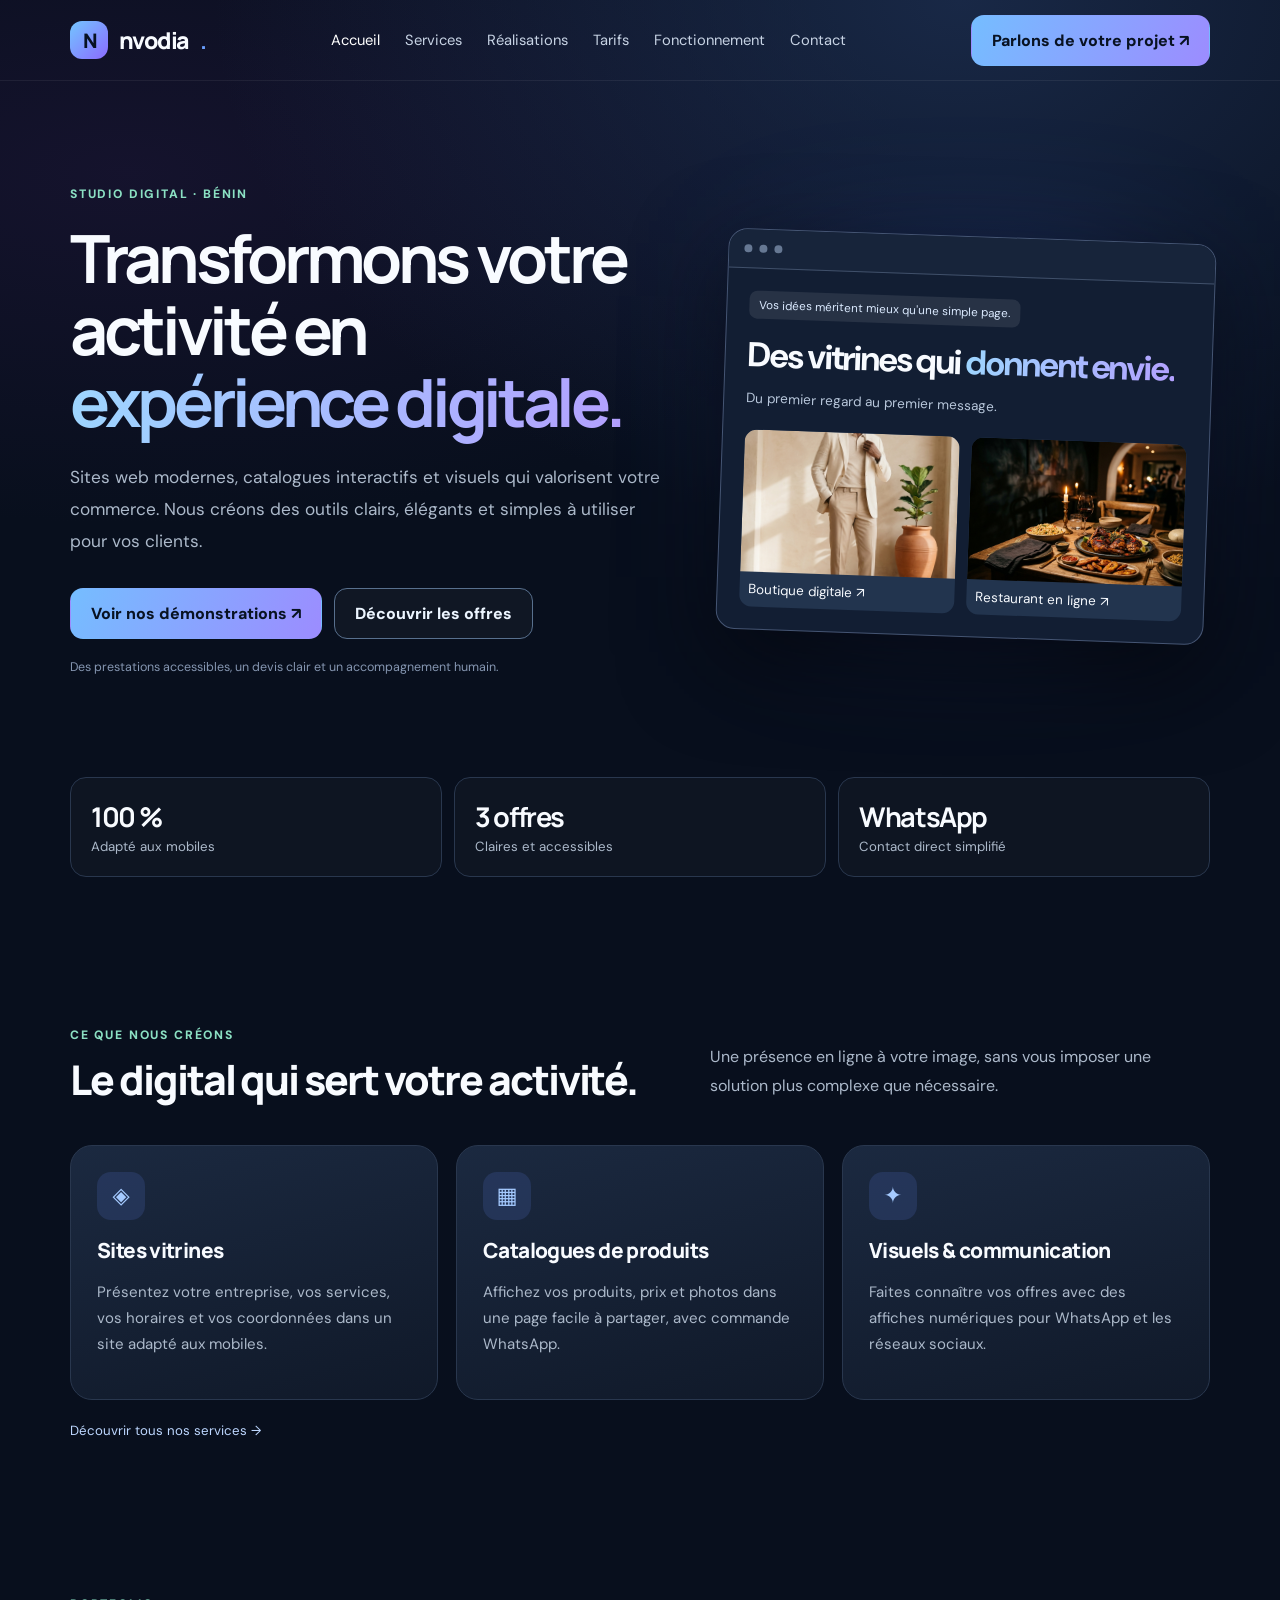
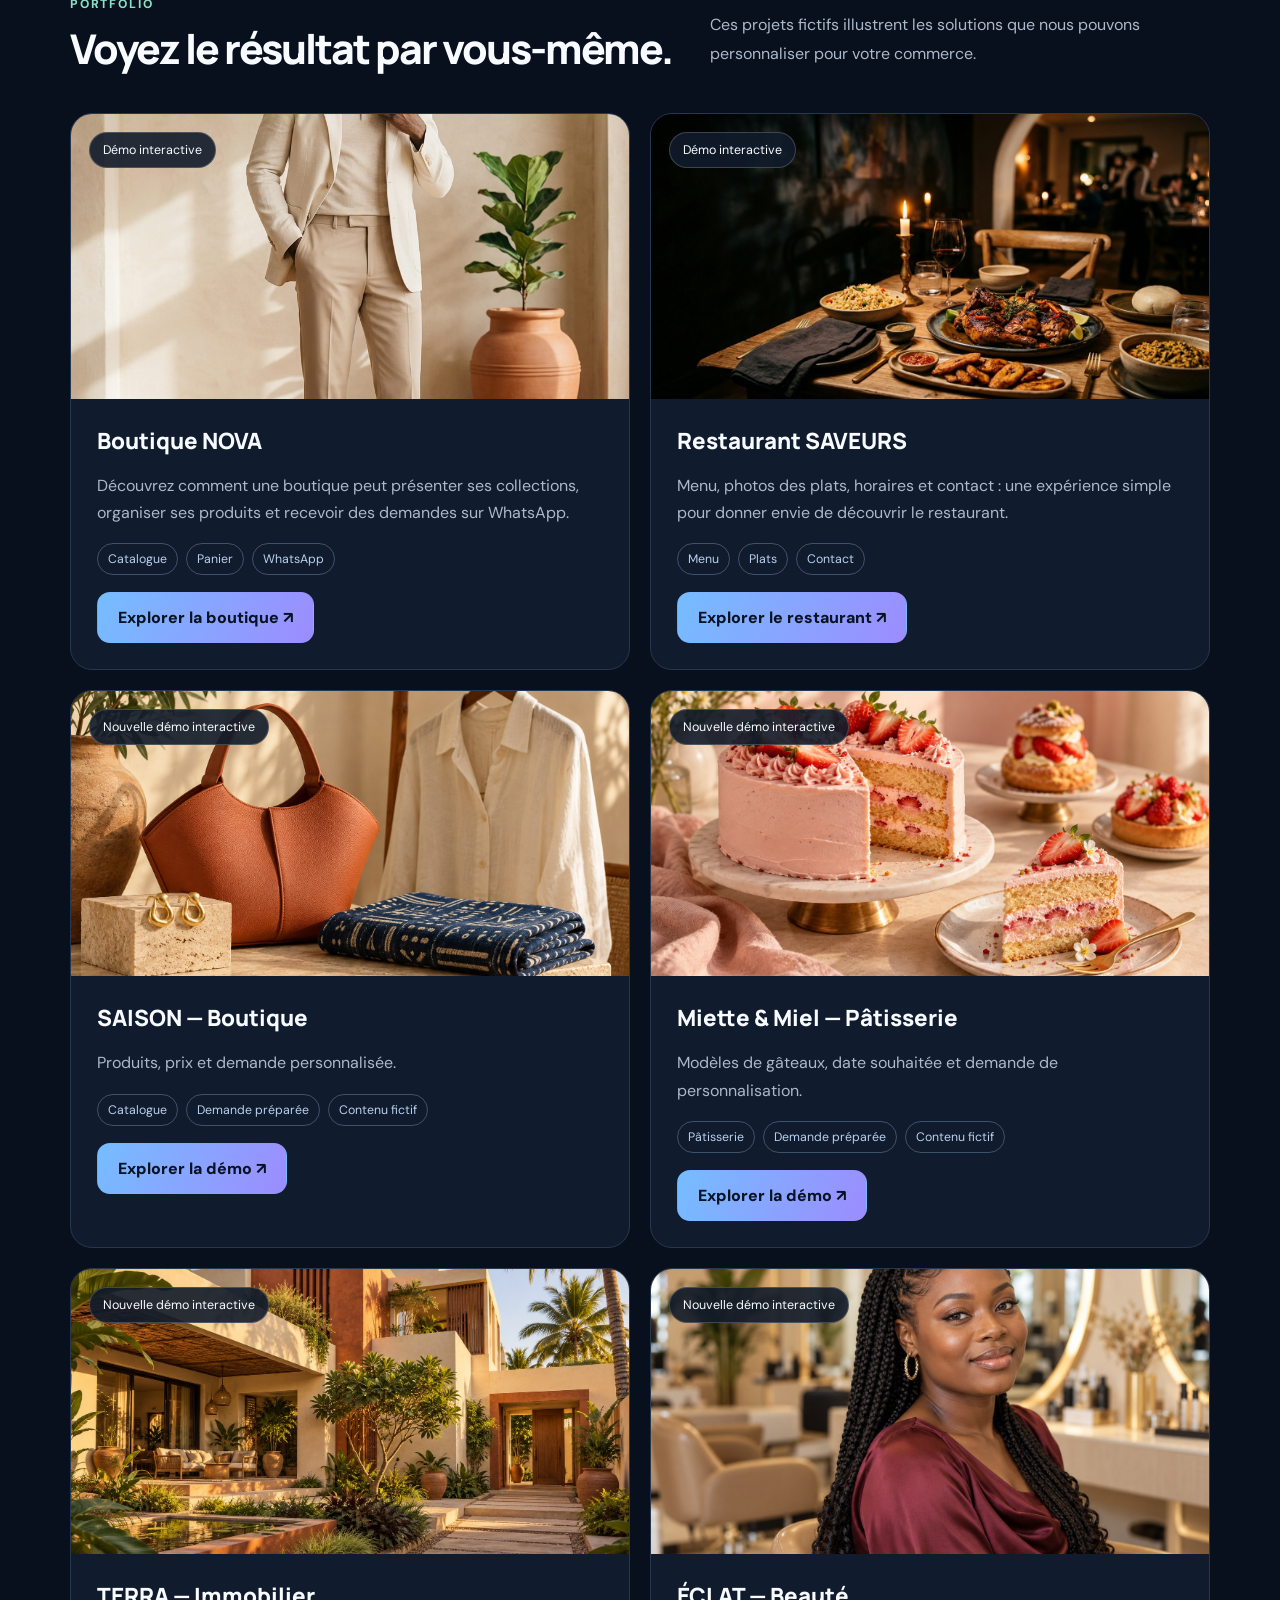
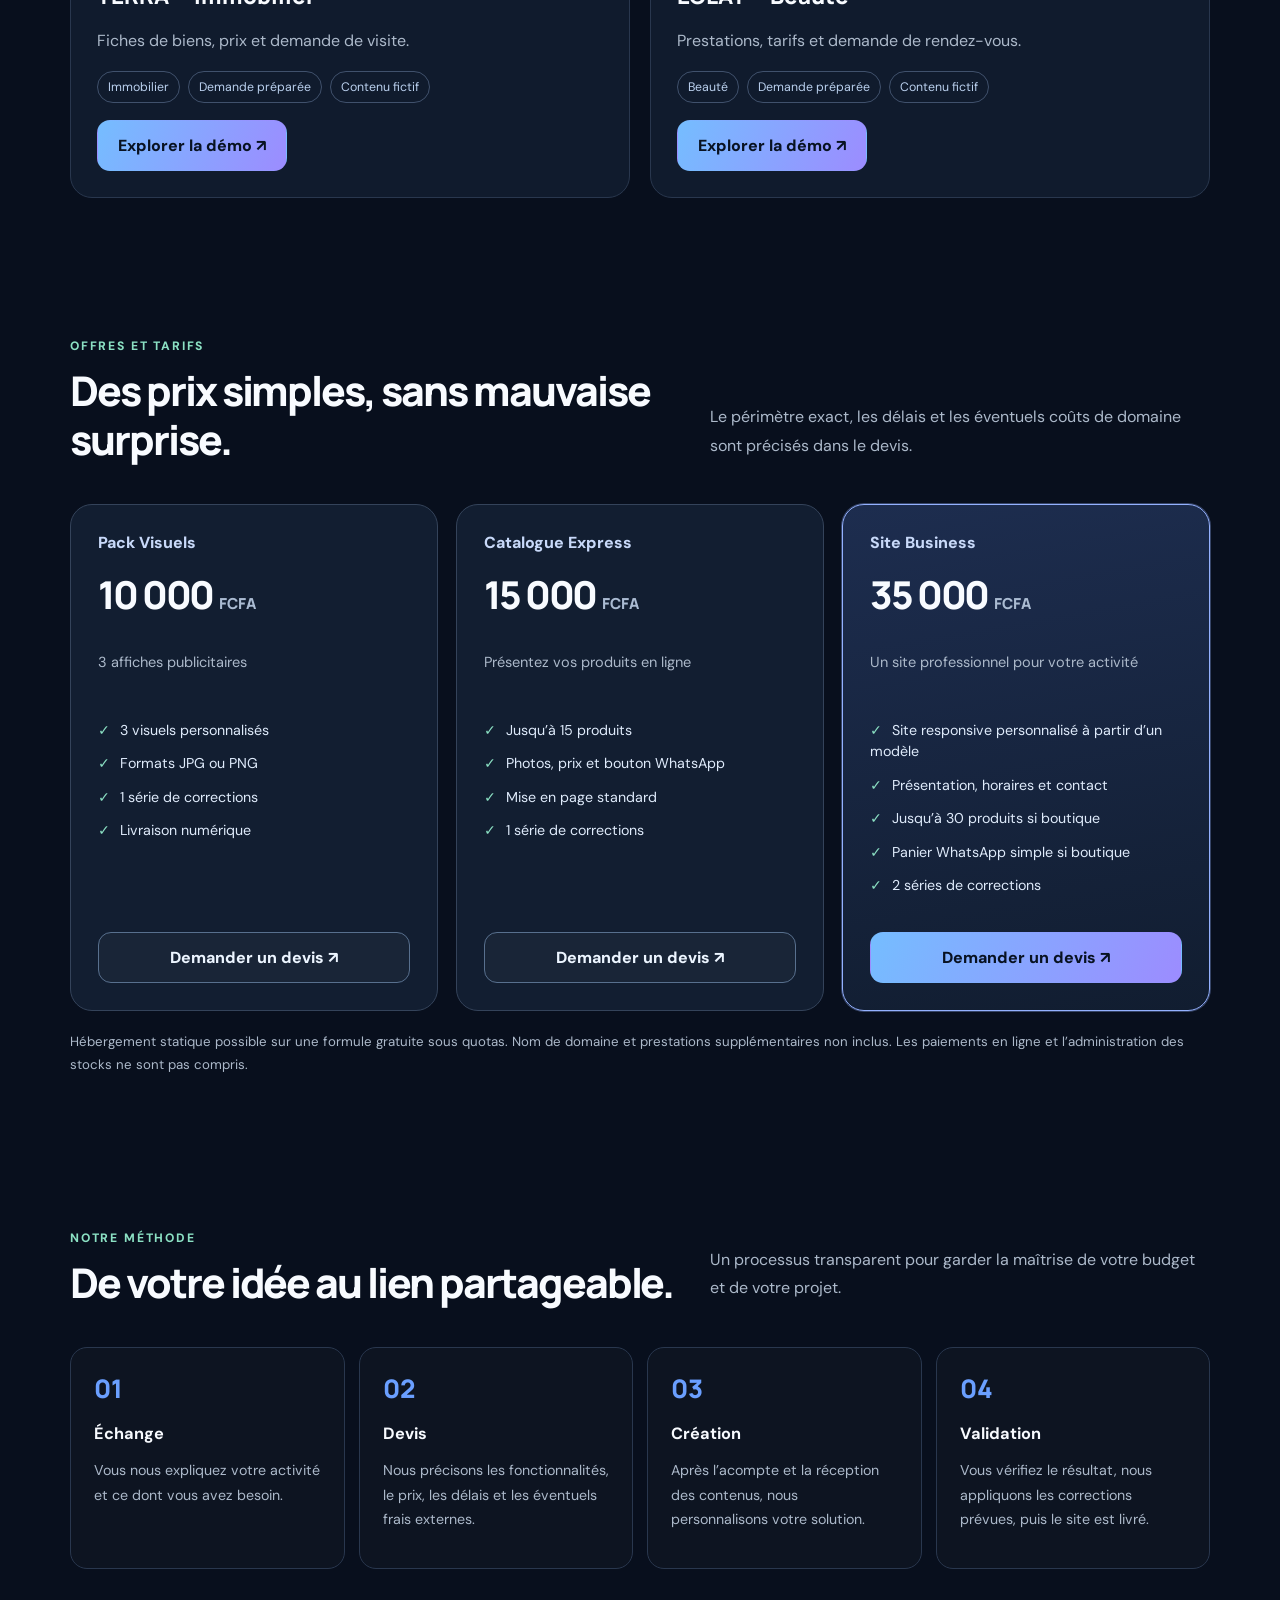
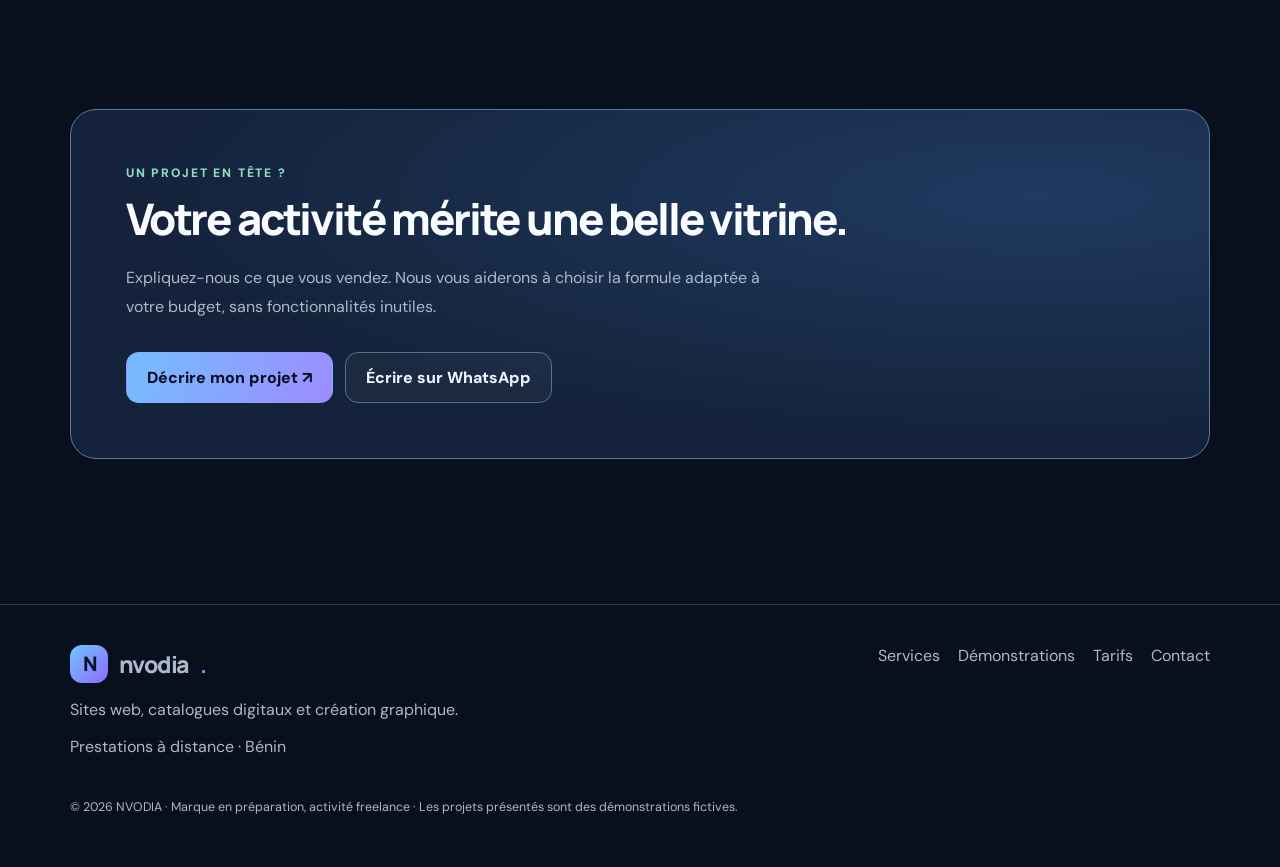
<file: index.html>
<!doctype html><html lang="fr"><head><meta charset="UTF-8"><meta name="viewport" content="width=device-width,initial-scale=1"><meta name="theme-color" content="#080f1d"><meta name="description" content="NVODIA présente ses services de création de sites vitrines, catalogues et communication digitale au Bénin."><title>Création de sites web et solutions digitales | NVODIA</title><link rel="stylesheet" href="./assets/style.css"></head><body><div class="topbar"><div class="container"><header class="navbar"><a class="brand" href="./index.html" aria-label="NVODIA accueil"><span class="brand-mark">N</span>nvodia<b>.</b></a><button class="menu-toggle" aria-label="Ouvrir le menu" aria-controls="navigation" aria-expanded="false">☰</button><nav id="navigation" class="navlinks" aria-label="Navigation principale"><a href="./index.html" aria-current="page">Accueil</a><a href="./services.html">Services</a><a href="./realisations.html">Réalisations</a><a href="./tarifs.html">Tarifs</a><a href="./processus.html">Fonctionnement</a><a href="./contact.html">Contact</a></nav><a class="nav-cta" href="./contact.html">Parlons de votre projet ↗</a></header></div></div><main><div class="container"><div class="hero"><div><div class="eyebrow">Studio digital · Bénin</div><h1>Transformons votre activité en <span class="gradient-text">expérience digitale.</span></h1><p class="lead">Sites web modernes, catalogues interactifs et visuels qui valorisent votre commerce. Nous créons des outils clairs, élégants et simples à utiliser pour vos clients.</p><div class="actions"><a class="btn" href="./realisations.html">Voir nos démonstrations ↗</a><a class="btn btn-outline" href="./tarifs.html">Découvrir les offres</a></div><p class="subnote">Des prestations accessibles, un devis clair et un accompagnement humain.</p></div><div class="hero-art"><div class="browser"><div class="browser-bar"><span class="dot"></span><span class="dot"></span><span class="dot"></span></div><div class="browser-body"><span class="mini-label">Vos idées méritent mieux qu'une simple page.</span><h3>Des vitrines qui <span class="gradient-text">donnent envie.</span></h3><p>Du premier regard au premier message.</p><div class="mini-tiles"><div class="mini-tile"><img src="./boutique/assets/hero-boutique.jpg" alt="Aperçu boutique"><small>Boutique digitale ↗</small></div><div class="mini-tile"><img src="./restaurant/assets/hero-restaurant.jpg" alt="Aperçu restaurant"><small>Restaurant en ligne ↗</small></div></div></div></div></div></div><div class="stats"><div class="stat"><strong>100 %</strong><span>Adapté aux mobiles</span></div><div class="stat"><strong>3 offres</strong><span>Claires et accessibles</span></div><div class="stat"><strong>WhatsApp</strong><span>Contact direct simplifié</span></div></div></div><section><div class="container"><div class="section-head"><div><div class="eyebrow">Ce que nous créons</div><h2>Le digital qui sert votre activité.</h2></div><p>Une présence en ligne à votre image, sans vous imposer une solution plus complexe que nécessaire.</p></div><div class="grid-3"><article class="card"><div class="card-icon">◈</div><h3>Sites vitrines</h3><p>Présentez votre entreprise, vos services, vos horaires et vos coordonnées dans un site adapté aux mobiles.</p></article><article class="card"><div class="card-icon">▦</div><h3>Catalogues de produits</h3><p>Affichez vos produits, prix et photos dans une page facile à partager, avec commande WhatsApp.</p></article><article class="card"><div class="card-icon">✦</div><h3>Visuels & communication</h3><p>Faites connaître vos offres avec des affiches numériques pour WhatsApp et les réseaux sociaux.</p></article></div><p class="muted-note"><a class="highlight" href="./services.html">Découvrir tous nos services →</a></p></div></section><section><div class="container"><div class="section-head"><div><div class="eyebrow">Portfolio</div><h2>Voyez le résultat par vous-même.</h2></div><p>Ces projets fictifs illustrent les solutions que nous pouvons personnaliser pour votre commerce.</p></div><div class="work-grid"><article class="work-card"><div class="work-media"><img src="./boutique/assets/hero-boutique.jpg" alt="Exemple visuel de la boutique NOVA" loading="lazy"><span class="over">Démo interactive</span></div><div class="work-content"><h3>Boutique NOVA</h3><p>Découvrez comment une boutique peut présenter ses collections, organiser ses produits et recevoir des demandes sur WhatsApp.</p><div class="taglist"><span>Catalogue</span><span>Panier</span><span>WhatsApp</span></div><a class="btn" href="./boutique/index.html">Explorer la boutique ↗</a></div></article><article class="work-card"><div class="work-media"><img src="./restaurant/assets/hero-restaurant.jpg" alt="Exemple visuel du restaurant SAVEURS" loading="lazy"><span class="over">Démo interactive</span></div><div class="work-content"><h3>Restaurant SAVEURS</h3><p>Menu, photos des plats, horaires et contact : une expérience simple pour donner envie de découvrir le restaurant.</p><div class="taglist"><span>Menu</span><span>Plats</span><span>Contact</span></div><a class="btn" href="./restaurant/index.html">Explorer le restaurant ↗</a></div></article><article class="work-card"><div class="work-media"><img src="./demos/nvodia/images/boutique.jpg" alt="Illustration de la démo SAISON — Boutique" loading="lazy"><span class="over">Nouvelle démo interactive</span></div><div class="work-content"><h3>SAISON — Boutique</h3><p>Produits, prix et demande personnalisée.</p><div class="taglist"><span>Catalogue</span><span>Demande préparée</span><span>Contenu fictif</span></div><a class="btn" href="./demos/nvodia/boutique.html">Explorer la démo ↗</a></div></article><article class="work-card"><div class="work-media"><img src="./demos/nvodia/images/patisserie.jpg" alt="Illustration de la démo Miette & Miel — Pâtisserie" loading="lazy"><span class="over">Nouvelle démo interactive</span></div><div class="work-content"><h3>Miette & Miel — Pâtisserie</h3><p>Modèles de gâteaux, date souhaitée et demande de personnalisation.</p><div class="taglist"><span>Pâtisserie</span><span>Demande préparée</span><span>Contenu fictif</span></div><a class="btn" href="./demos/nvodia/patisserie.html">Explorer la démo ↗</a></div></article><article class="work-card"><div class="work-media"><img src="./demos/nvodia/images/immobilier.jpg" alt="Illustration de la démo TERRA — Immobilier" loading="lazy"><span class="over">Nouvelle démo interactive</span></div><div class="work-content"><h3>TERRA — Immobilier</h3><p>Fiches de biens, prix et demande de visite.</p><div class="taglist"><span>Immobilier</span><span>Demande préparée</span><span>Contenu fictif</span></div><a class="btn" href="./demos/nvodia/immobilier.html">Explorer la démo ↗</a></div></article><article class="work-card"><div class="work-media"><img src="./demos/nvodia/images/beaute.jpg" alt="Illustration de la démo ÉCLAT — Beauté" loading="lazy"><span class="over">Nouvelle démo interactive</span></div><div class="work-content"><h3>ÉCLAT — Beauté</h3><p>Prestations, tarifs et demande de rendez-vous.</p><div class="taglist"><span>Beauté</span><span>Demande préparée</span><span>Contenu fictif</span></div><a class="btn" href="./demos/nvodia/beaute.html">Explorer la démo ↗</a></div></article></div></div></section><section><div class="container"><div class="section-head"><div><div class="eyebrow">Offres et tarifs</div><h2>Des prix simples, sans mauvaise surprise.</h2></div><p>Le périmètre exact, les délais et les éventuels coûts de domaine sont précisés dans le devis.</p></div><div class="prices"><article class="price-card "><div class="plan-name">Pack Visuels</div><div class="amount">10 000 <small>FCFA</small></div><p>3 affiches publicitaires</p><ul class="checks"><li>3 visuels personnalisés</li><li>Formats JPG ou PNG</li><li>1 série de corrections</li><li>Livraison numérique</li></ul><a class="btn btn-outline" href="./contact.html?offre=0">Demander un devis ↗</a></article><article class="price-card "><div class="plan-name">Catalogue Express</div><div class="amount">15 000 <small>FCFA</small></div><p>Présentez vos produits en ligne</p><ul class="checks"><li>Jusqu’à 15 produits</li><li>Photos, prix et bouton WhatsApp</li><li>Mise en page standard</li><li>1 série de corrections</li></ul><a class="btn btn-outline" href="./contact.html?offre=1">Demander un devis ↗</a></article><article class="price-card featured"><div class="plan-name">Site Business</div><div class="amount">35 000 <small>FCFA</small></div><p>Un site professionnel pour votre activité</p><ul class="checks"><li>Site responsive personnalisé à partir d’un modèle</li><li>Présentation, horaires et contact</li><li>Jusqu’à 30 produits si boutique</li><li>Panier WhatsApp simple si boutique</li><li>2 séries de corrections</li></ul><a class="btn " href="./contact.html?offre=2">Demander un devis ↗</a></article></div><p class="muted-note">Hébergement statique possible sur une formule gratuite sous quotas. Nom de domaine et prestations supplémentaires non inclus. Les paiements en ligne et l’administration des stocks ne sont pas compris.</p></div></section><section><div class="container"><div class="section-head"><div><div class="eyebrow">Notre méthode</div><h2>De votre idée au lien partageable.</h2></div><p>Un processus transparent pour garder la maîtrise de votre budget et de votre projet.</p></div><div class="stepgrid"><article class="step"><div class="step-num">01</div><h3>Échange</h3><p>Vous nous expliquez votre activité et ce dont vous avez besoin.</p></article><article class="step"><div class="step-num">02</div><h3>Devis</h3><p>Nous précisons les fonctionnalités, le prix, les délais et les éventuels frais externes.</p></article><article class="step"><div class="step-num">03</div><h3>Création</h3><p>Après l’acompte et la réception des contenus, nous personnalisons votre solution.</p></article><article class="step"><div class="step-num">04</div><h3>Validation</h3><p>Vous vérifiez le résultat, nous appliquons les corrections prévues, puis le site est livré.</p></article></div></div></section><section><div class="container"><div class="cta-panel"><div class="eyebrow">Un projet en tête ?</div><h2>Votre activité mérite une belle vitrine.</h2><p>Expliquez-nous ce que vous vendez. Nous vous aiderons à choisir la formule adaptée à votre budget, sans fonctionnalités inutiles.</p><div class="actions"><a class="btn" href="./contact.html">Décrire mon projet ↗</a><a class="btn btn-outline" href="https://wa.me/2290156230406?text=Bonjour%20NVODIA%2C%20j%27aimerais%20discuter%20d%27un%20projet." target="_blank" rel="noopener noreferrer">Écrire sur WhatsApp</a></div></div></div></section></main><footer class="footer"><div class="container"><div class="footer-grid"><div><a class="brand" href="./index.html"><span class="brand-mark">N</span>nvodia<b>.</b></a><p>Sites web, catalogues digitaux et création graphique.</p><p>Prestations à distance · Bénin</p></div><div class="footer-links"><a href="./services.html">Services</a><a href="./realisations.html">Démonstrations</a><a href="./tarifs.html">Tarifs</a><a href="./contact.html">Contact</a></div></div><p class="copyright">© <span id="year">2026</span> NVODIA · Marque en préparation, activité freelance · Les projets présentés sont des démonstrations fictives.</p></div></footer><script src="./assets/app.js" defer></script><script>document.getElementById("year").textContent=new Date().getFullYear()</script></body></html>
</file>
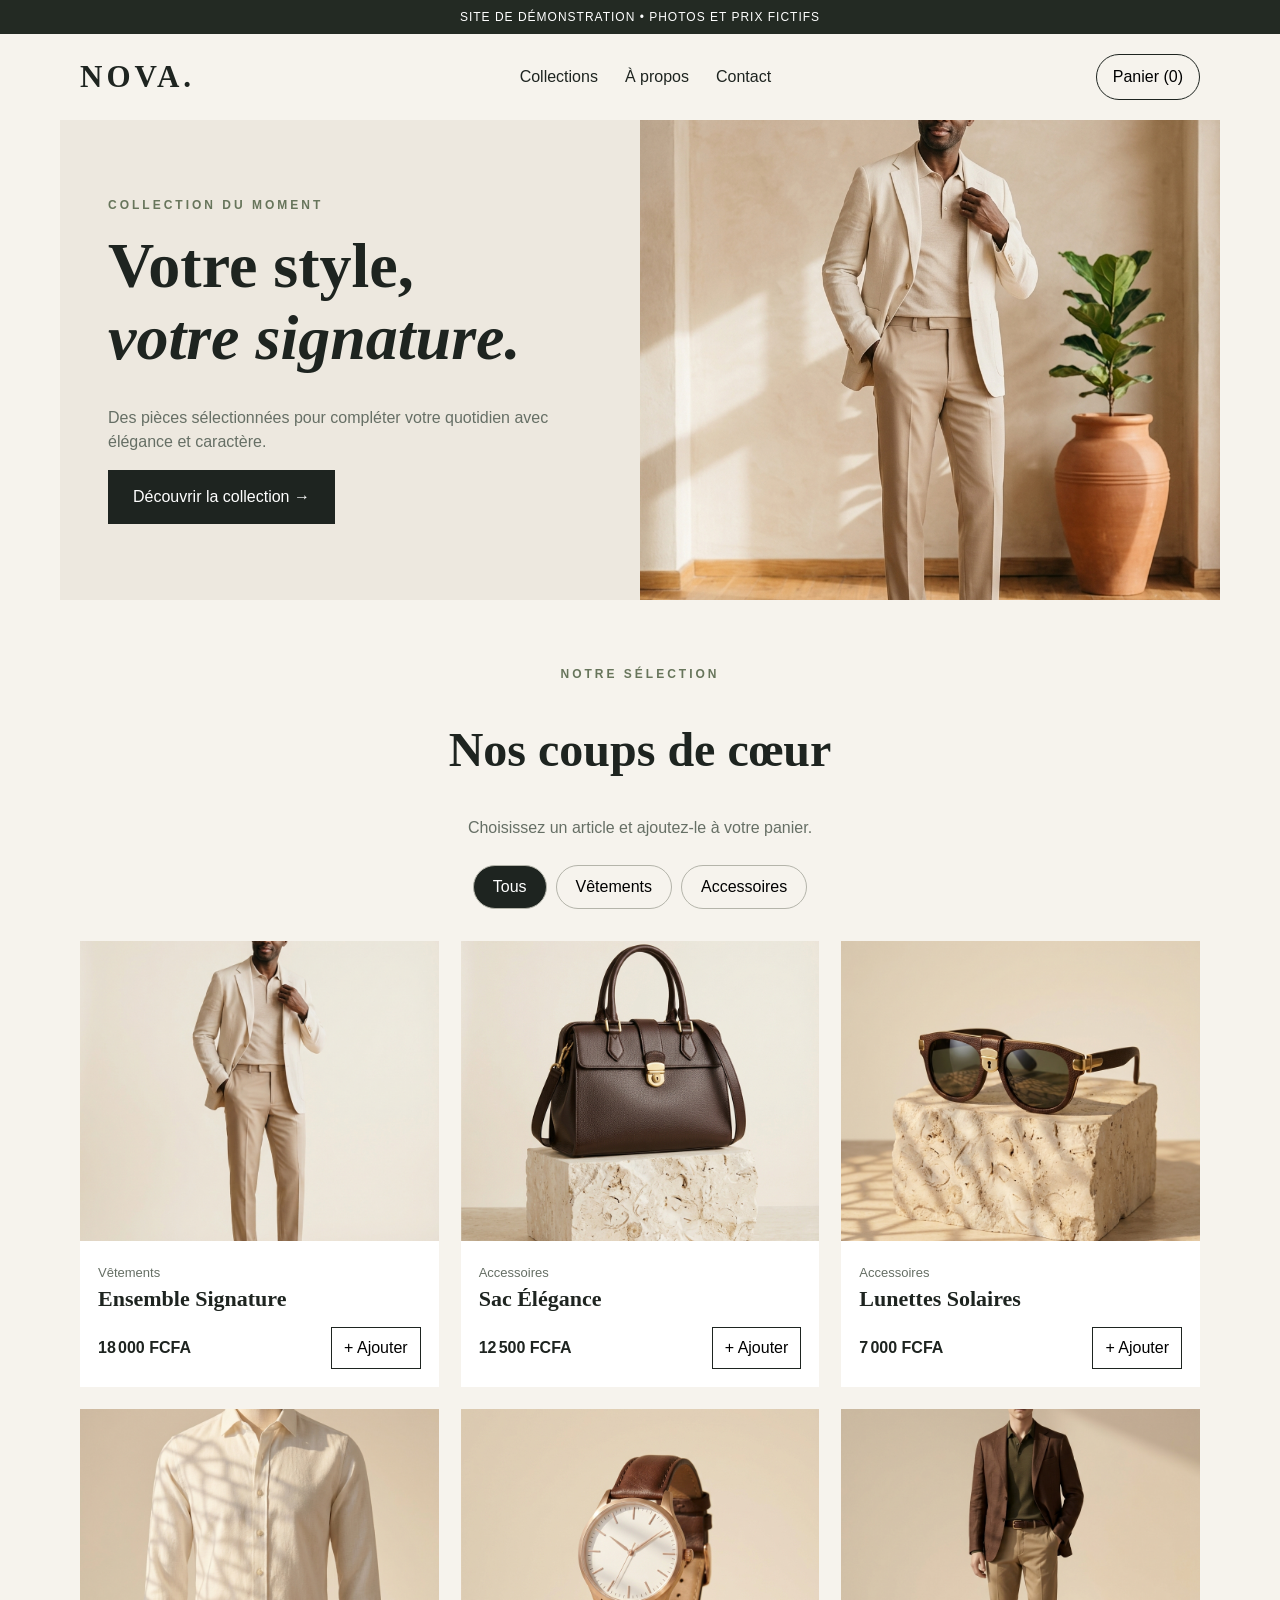
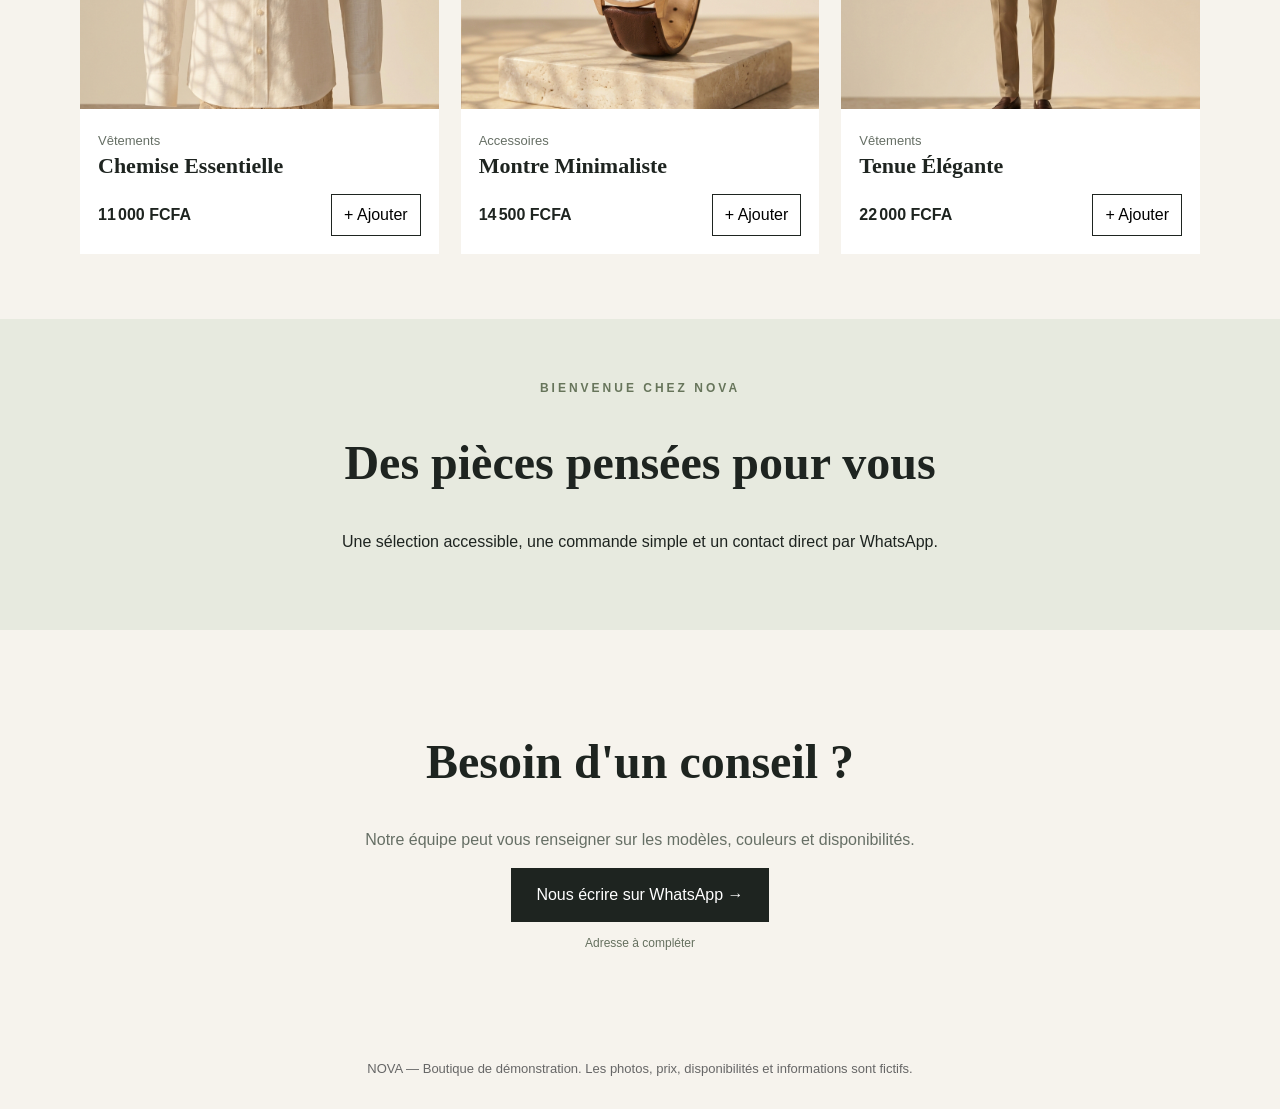
<file: boutique/index.html>
<!doctype html>
<html lang="fr">
  <head>
    <meta charset="UTF-8" />
    <meta name="viewport" content="width=device-width,initial-scale=1" />
    <meta name="theme-color" content="#f5f1ea" />
    <title>NOVA — Boutique Démonstration</title>
    <style>
      :root {
        --cream: #f6f3ed;
        --black: #1e2420;
        --soft: #e9e4db;
        --olive: #67755b;
      }
      * {
        box-sizing: border-box;
      }
      html {
        scroll-behavior: smooth;
      }
      body {
        margin: 0;
        background: var(--cream);
        color: var(--black);
        font-family: Arial, sans-serif;
        line-height: 1.5;
      }
      a {
        color: inherit;
        text-decoration: none;
      }
      button {
        cursor: pointer;
        font: inherit;
      }
      .top {
        background: #232a23;
        color: #fff;
        text-align: center;
        padding: 8px;
        font-size: 12px;
        letter-spacing: 1px;
      }
      .nav {
        max-width: 1160px;
        margin: auto;
        display: flex;
        justify-content: space-between;
        align-items: center;
        padding: 20px;
        gap: 12px;
      }
      .brand {
        font:
          700 31px Georgia,
          serif;
        letter-spacing: 4px;
      }
      .navlinks {
        display: flex;
        gap: 27px;
      }
      .navlinks a:hover {
        color: var(--olive);
      }
      .cart {
        border: 1px solid var(--black);
        background: transparent;
        padding: 10px 16px;
        border-radius: 40px;
      }
      .hero {
        max-width: 1160px;
        margin: 0 auto;
        display: grid;
        grid-template-columns: 1fr 1fr;
        min-height: 480px;
        background: #ede8df;
      }
      .hero-content {
        padding: 72px 48px;
        display: flex;
        flex-direction: column;
        align-items: flex-start;
        justify-content: center;
      }
      .eyebrow {
        font-size: 12px;
        letter-spacing: 3px;
        text-transform: uppercase;
        color: var(--olive);
        font-weight: 700;
      }
      h1,
      h2,
      h3 {
        font-family: Georgia, serif;
        line-height: 1.12;
      }
      h1 {
        font-size: clamp(44px, 5vw, 74px);
        margin: 16px 0;
      }
      h2 {
        font-size: clamp(32px, 4vw, 48px);
      }
      .muted {
        color: #666f65;
      }
      .hero-photo {
        min-height: 420px;
        background:
          url("assets/hero-boutique.jpg") center/cover,
          linear-gradient(135deg, #b6a18a, #6b7769);
      }
      .btn {
        background: #1e2420;
        color: #fff;
        border: 1px solid #1e2420;
        padding: 14px 24px;
        display: inline-block;
        transition: 0.2s;
      }
      .btn:hover {
        background: var(--olive);
        border-color: var(--olive);
      }
      .section {
        max-width: 1160px;
        margin: auto;
        padding: 65px 20px;
      }
      .center {
        text-align: center;
      }
      .filters {
        display: flex;
        flex-wrap: wrap;
        gap: 9px;
        justify-content: center;
        margin: 25px 0 32px;
      }
      .filters button {
        border: 1px solid #b4b4aa;
        background: transparent;
        border-radius: 28px;
        padding: 9px 19px;
      }
      .filters button.active {
        background: var(--black);
        color: #fff;
      }
      .grid {
        display: grid;
        grid-template-columns: repeat(3, 1fr);
        gap: 22px;
      }
      .product {
        background: #fff;
        overflow: hidden;
      }
      .product-photo {
        height: 300px;
        background-position: center;
        background-size: cover;
        background-color: #d4d0c9;
      }
      .p1 {
        background-image:
          url("assets/produit-1.jpg"), linear-gradient(145deg, #bfa68b, #f5ded2);
      }
      .p2 {
        background-image:
          url("assets/produit-2.jpg"), linear-gradient(145deg, #c7b8a5, #8c735b);
      }
      .p3 {
        background-image:
          url("assets/produit-3.jpg"), linear-gradient(145deg, #a8a998, #e1d9c8);
      }
      .p4 {
        background-image:
          url("assets/produit-4.jpg"), linear-gradient(145deg, #ccb79c, #62554b);
      }
      .p5 {
        background-image:
          url("assets/produit-5.jpg"), linear-gradient(145deg, #a09e91, #e4d8d0);
      }
      .p6 {
        background-image:
          url("assets/produit-6.jpg"), linear-gradient(145deg, #cab5a5, #eee2d1);
      }
      .product-body {
        padding: 18px;
      }
      .product h3 {
        font-size: 22px;
        margin: 4px 0 8px;
      }
      .product p {
        font-size: 13px;
        margin: 4px 0;
      }
      .product-bottom {
        display: flex;
        justify-content: space-between;
        align-items: center;
        margin-top: 15px;
      }
      .add {
        border: 1px solid var(--black);
        background: transparent;
        padding: 8px 12px;
      }
      .banner {
        background: #e7eadf;
        padding: 60px 25px;
        text-align: center;
      }
      .footer {
        padding: 30px 20px;
        text-align: center;
        font-size: 13px;
        color: #666;
      }
      .drawer {
        position: fixed;
        z-index: 30;
        inset: 0;
        background: #0007;
        display: none;
        justify-content: flex-end;
      }
      .drawer.open {
        display: flex;
      }
      .drawer-inner {
        background: var(--cream);
        width: min(440px, 100%);
        height: 100%;
        padding: 28px;
        overflow: auto;
      }
      .drawer-head {
        display: flex;
        align-items: center;
        justify-content: space-between;
      }
      .close {
        background: transparent;
        border: 0;
        font-size: 28px;
      }
      .line {
        border-bottom: 1px solid #d4d0c9;
        padding: 15px 0;
        display: flex;
        align-items: center;
        justify-content: space-between;
        gap: 10px;
      }
      .line button {
        background: transparent;
        border: 1px solid #999;
        padding: 4px 8px;
      }
      .summary {
        margin: 22px 0;
        font-weight: bold;
        font-size: 19px;
      }
      .note {
        font-size: 12px;
        color: #65705f;
      }
      .mobile-toggle {
        display: none;
        border: 0;
        background: transparent;
        font-size: 24px;
      }
      @media (max-width: 750px) {
        .mobile-toggle {
          display: block;
        }
        .navlinks {
          display: none;
          position: absolute;
          z-index: 15;
          top: 102px;
          left: 0;
          right: 0;
          padding: 20px;
          background: var(--cream);
          flex-direction: column;
        }
        .navlinks.open {
          display: flex;
        }
        .hero {
          grid-template-columns: 1fr;
        }
        .hero-content {
          padding: 50px 25px;
        }
        .hero-photo {
          min-height: 330px;
        }
        .grid {
          grid-template-columns: repeat(2, 1fr);
          gap: 10px;
        }
        .product-photo {
          height: 210px;
        }
        .product-body {
          padding: 12px;
        }
        .product h3 {
          font-size: 18px;
        }
        .product-bottom {
          flex-direction: column;
          align-items: flex-start;
          gap: 10px;
        }
        .section {
          padding: 45px 14px;
        }
      }
      @media (max-width: 380px) {
        .grid {
          grid-template-columns: 1fr;
        }
        .product-photo {
          height: 280px;
        }
      }
    </style>
  </head>
  <body>
    <div class="top">SITE DE DÉMONSTRATION • PHOTOS ET PRIX FICTIFS</div>
    <header>
      <nav class="nav">
        <button class="mobile-toggle" id="menuBtn" aria-label="Menu">☰</button
        ><a class="brand" href="#accueil">NOVA.</a>
        <div class="navlinks" id="navlinks">
          <a href="#collections">Collections</a><a href="#apropos">À propos</a
          ><a href="#contact">Contact</a>
        </div>
        <button class="cart" id="cartBtn">
          Panier (<span id="count">0</span>)
        </button>
      </nav>
    </header>
    <main>
      <section class="hero" id="accueil">
        <div class="hero-content">
          <span class="eyebrow">Collection du moment</span>
          <h1>Votre style,<br /><em>votre signature.</em></h1>
          <p class="muted">
            Des pièces sélectionnées pour compléter votre quotidien avec
            élégance et caractère.
          </p>
          <a class="btn" href="#collections">Découvrir la collection →</a>
        </div>
        <div
          class="hero-photo"
          role="img"
          aria-label="Collection de la boutique"
        ></div>
      </section>
      <section class="section" id="collections">
        <div class="center">
          <div class="eyebrow">Notre sélection</div>
          <h2>Nos coups de cœur</h2>
          <p class="muted">
            Choisissez un article et ajoutez-le à votre panier.
          </p>
        </div>
        <div class="filters" id="filters"></div>
        <div class="grid" id="products"></div>
      </section>
      <section class="banner" id="apropos">
        <div class="eyebrow">Bienvenue chez NOVA</div>
        <h2>Des pièces pensées pour vous</h2>
        <p>
          Une sélection accessible, une commande simple et un contact direct par
          WhatsApp.
        </p>
      </section>
      <section class="section center" id="contact">
        <h2>Besoin d'un conseil ?</h2>
        <p class="muted">
          Notre équipe peut vous renseigner sur les modèles, couleurs et
          disponibilités.
        </p>
        <button class="btn" onclick="openGeneralWhatsApp()">
          Nous écrire sur WhatsApp →
        </button>
        <p class="note" id="contactNote"></p>
      </section>
    </main>
    <footer class="footer">
      NOVA — Boutique de démonstration. Les photos, prix, disponibilités et
      informations sont fictifs.
    </footer>
    <div class="drawer" id="drawer">
      <div class="drawer-inner">
        <div class="drawer-head">
          <h2>Mon panier</h2>
          <button class="close" id="closeBtn" aria-label="Fermer">×</button>
        </div>
        <div id="cartList"></div>
        <div class="summary" id="total"></div>
        <button class="btn" style="width: 100%" id="checkout">
          Commander sur WhatsApp →
        </button>
        <p class="note">
          La commande sera préparée dans WhatsApp. Aucun paiement n'est réalisé
          sur ce site.
        </p>
      </div>
    </div>
    <script>
      // Remplacer uniquement avec les vraies informations du client, après son accord.
      const CONFIG = {
        nom: "NOVA",
        whatsapp: "+2290156230406",
        adresse: "Adresse à compléter",
      };
      const produits = [
        {
          id: 1,
          nom: "Ensemble Signature",
          cat: "Vêtements",
          prix: 18000,
          img: "p1",
        },
        {
          id: 2,
          nom: "Sac Élégance",
          cat: "Accessoires",
          prix: 12500,
          img: "p2",
        },
        {
          id: 3,
          nom: "Lunettes Solaires",
          cat: "Accessoires",
          prix: 7000,
          img: "p3",
        },
        {
          id: 4,
          nom: "Chemise Essentielle",
          cat: "Vêtements",
          prix: 11000,
          img: "p4",
        },
        {
          id: 5,
          nom: "Montre Minimaliste",
          cat: "Accessoires",
          prix: 14500,
          img: "p5",
        },
        {
          id: 6,
          nom: "Tenue Élégante",
          cat: "Vêtements",
          prix: 22000,
          img: "p6",
        },
      ];
      const panier = {};
      let filter = "Tous";
      const money = (n) => new Intl.NumberFormat("fr-FR").format(n) + " FCFA";
      function urlWa(msg) {
        const n = CONFIG.whatsapp.replace(/\D/g, "");
        return n ? `https://wa.me/${n}?text=${encodeURIComponent(msg)}` : null;
      }
      function openWa(msg) {
        const url = urlWa(msg);
        if (url) window.open(url, "_blank", "noopener");
        else
          alert(
            "Démonstration : ajoutez le numéro WhatsApp du commerce dans CONFIG.",
          );
      }
      function openGeneralWhatsApp() {
        openWa(
          `Bonjour, je souhaite des informations sur votre boutique ${CONFIG.nom}.`,
        );
      }
      function renderFilters() {
        const categories = ["Tous", ...new Set(produits.map((p) => p.cat))];
        document.getElementById("filters").innerHTML = categories
          .map(
            (c) =>
              `<button class="${c === filter ? "active" : ""}" data-filter="${c}">${c}</button>`,
          )
          .join("");
        document.querySelectorAll("[data-filter]").forEach(
          (b) =>
            (b.onclick = () => {
              filter = b.dataset.filter;
              renderFilters();
              renderProducts();
            }),
        );
      }
      function renderProducts() {
        document.getElementById("products").innerHTML = produits
          .filter((p) => filter === "Tous" || p.cat === filter)
          .map(
            (p) =>
              `<article class="product"><div class="product-photo ${p.img}" role="img" aria-label="${p.nom}"></div><div class="product-body"><p class="muted">${p.cat}</p><h3>${p.nom}</h3><div class="product-bottom"><strong>${money(p.prix)}</strong><button class="add" data-add="${p.id}">+ Ajouter</button></div></div></article>`,
          )
          .join("");
        document
          .querySelectorAll("[data-add]")
          .forEach((b) => (b.onclick = () => add(Number(b.dataset.add))));
      }
      function add(id) {
        panier[id] = (panier[id] || 0) + 1;
        renderCart();
        document.getElementById("drawer").classList.add("open");
      }
      function remove(id) {
        if (panier[id] > 1) panier[id]--;
        else delete panier[id];
        renderCart();
      }
      function renderCart() {
        let entries = Object.entries(panier);
        document.getElementById("count").textContent = entries.reduce(
          (s, [id, q]) => s + q,
          0,
        );
        document.getElementById("cartList").innerHTML = entries.length
          ? entries
              .map(([id, q]) => {
                let p = produits.find((x) => x.id === Number(id));
                return `<div class="line"><div><strong>${p.nom}</strong><br><span class="muted">${q} × ${money(p.prix)}</span></div><button data-remove="${id}" aria-label="Retirer un ${p.nom}">−</button></div>`;
              })
              .join("")
          : "Votre panier est vide.";
        document.getElementById("total").textContent =
          "Total indicatif : " +
          money(
            entries.reduce(
              (s, [id, q]) =>
                s + produits.find((p) => p.id === Number(id)).prix * q,
              0,
            ),
          );
        document
          .querySelectorAll("[data-remove]")
          .forEach((b) => (b.onclick = () => remove(Number(b.dataset.remove))));
        document.getElementById("checkout").disabled = !entries.length;
      }
      function checkout() {
        const entries = Object.entries(panier);
        if (!entries.length) return;
        const lines = entries.map(([id, q]) => {
          let p = produits.find((x) => x.id === Number(id));
          return `- ${p.nom} x${q} : ${money(p.prix * q)}`;
        });
        const total = entries.reduce(
          (s, [id, q]) =>
            s + produits.find((p) => p.id === Number(id)).prix * q,
          0,
        );
        openWa(
          `Bonjour, je souhaite commander :\n${lines.join("\n")}\nTotal indicatif : ${money(total)}\nPouvez-vous confirmer la disponibilité et les frais de livraison ?`,
        );
      }
      document.getElementById("cartBtn").onclick = () =>
        document.getElementById("drawer").classList.add("open");
      document.getElementById("closeBtn").onclick = () =>
        document.getElementById("drawer").classList.remove("open");
      document.getElementById("drawer").onclick = (e) => {
        if (e.target.id === "drawer") e.currentTarget.classList.remove("open");
      };
      document.getElementById("checkout").onclick = checkout;
      document.getElementById("menuBtn").onclick = () =>
        document.getElementById("navlinks").classList.toggle("open");
      document
        .querySelectorAll(".navlinks a")
        .forEach(
          (a) =>
            (a.onclick = () =>
              document.getElementById("navlinks").classList.remove("open")),
        );
      document.getElementById("contactNote").textContent = CONFIG.adresse;
      renderFilters();
      renderProducts();
      renderCart();
    </script>
  </body>
</html>
</file>
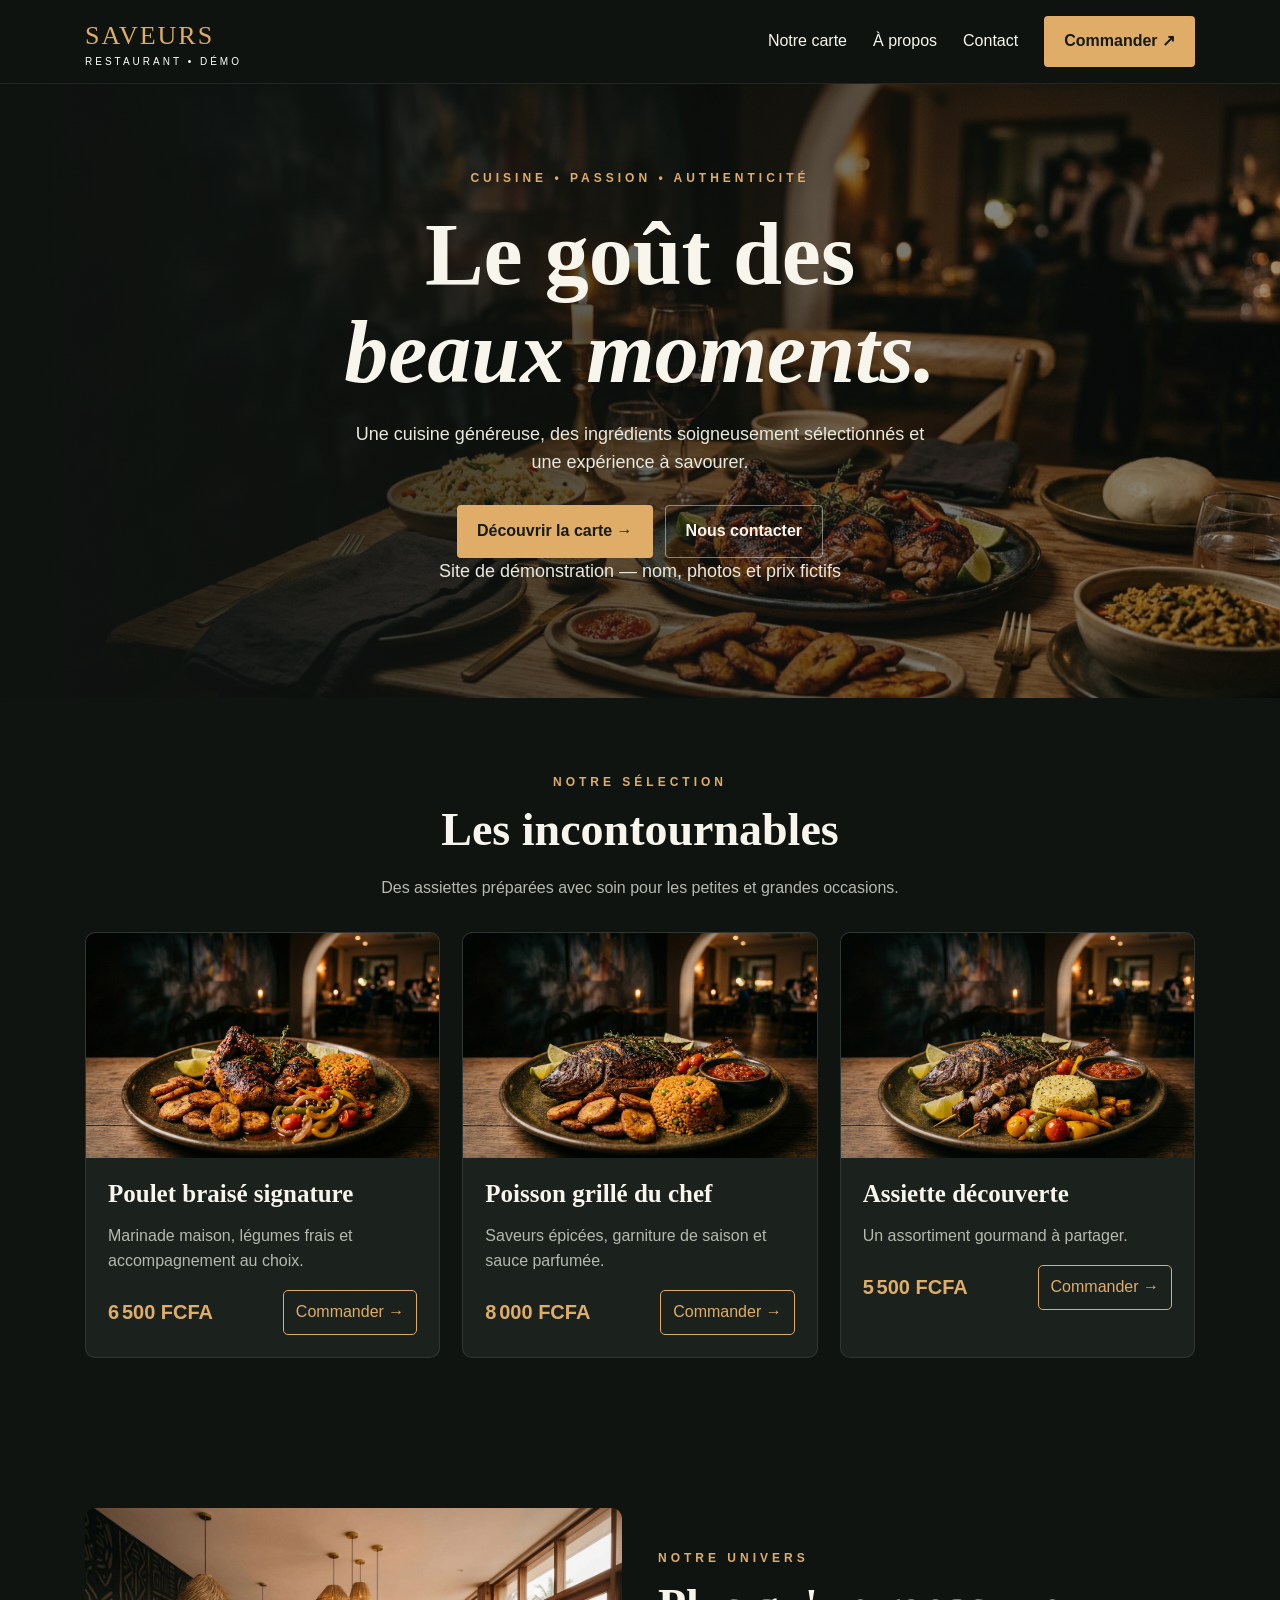
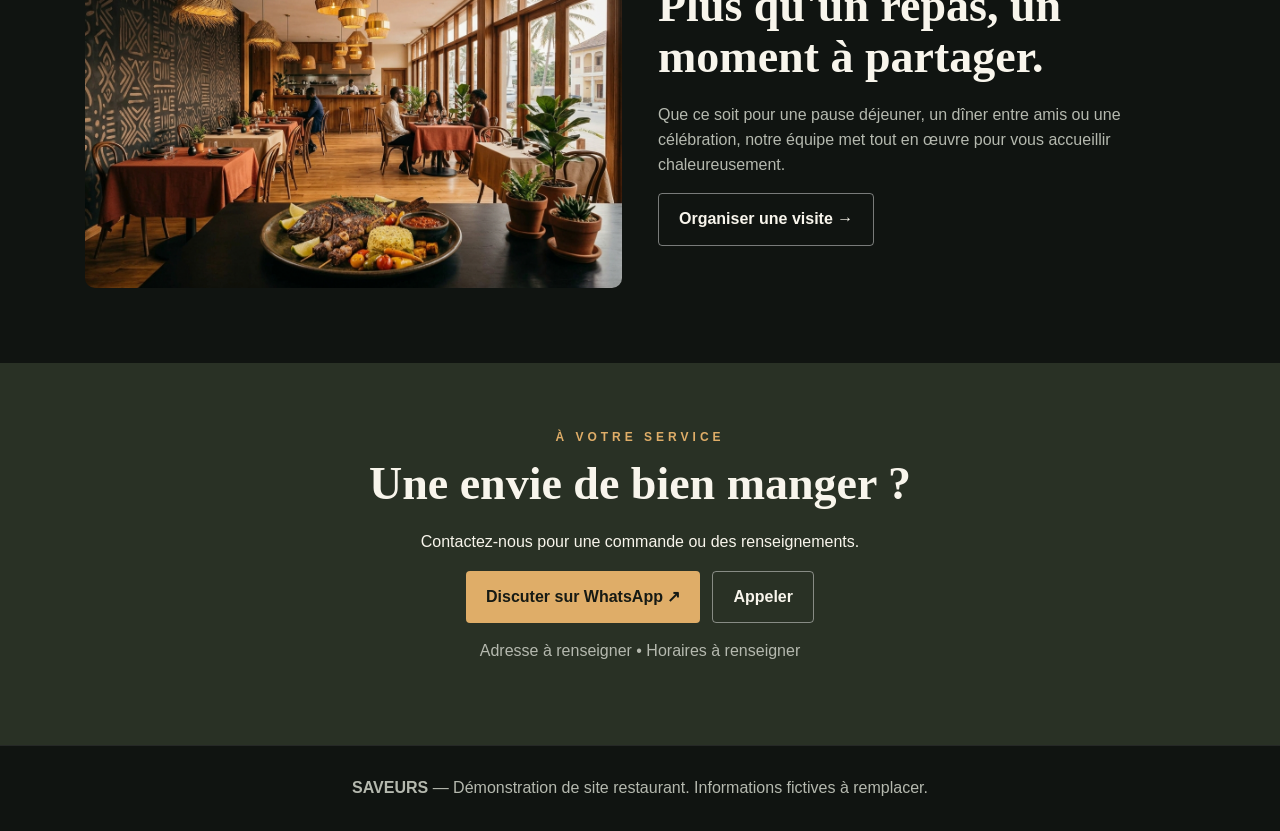
<file: restaurant/index.html>
<!doctype html>
<html lang="fr">
  <head>
    <meta charset="UTF-8" />
    <meta name="viewport" content="width=device-width, initial-scale=1" />
    <meta name="theme-color" content="#151916" />
    <title>Saveurs — Restaurant Démonstration</title>
    <style>
      :root {
        --bg: #101411;
        --card: #1b211c;
        --text: #f8f5ec;
        --muted: #b5b9af;
        --accent: #dfad68;
      }
      * {
        box-sizing: border-box;
      }
      html {
        scroll-behavior: smooth;
      }
      body {
        margin: 0;
        background: var(--bg);
        color: var(--text);
        font-family: Arial, sans-serif;
        line-height: 1.55;
      }
      a {
        color: inherit;
        text-decoration: none;
      }
      button {
        font: inherit;
        cursor: pointer;
      }
      header {
        position: sticky;
        top: 0;
        z-index: 10;
        background: #101411eb;
        backdrop-filter: blur(12px);
        border-bottom: 1px solid #ffffff15;
      }
      .nav {
        max-width: 1150px;
        margin: auto;
        padding: 16px 20px;
        display: flex;
        align-items: center;
        justify-content: space-between;
        gap: 15px;
      }
      .brand {
        font-family: Georgia, serif;
        font-size: 26px;
        letter-spacing: 2px;
        color: var(--accent);
      }
      .brand span {
        display: block;
        font:
          10px Arial,
          sans-serif;
        letter-spacing: 3px;
        color: #fff;
      }
      .links {
        display: flex;
        gap: 26px;
        align-items: center;
      }
      .links a:hover {
        color: var(--accent);
      }
      .btn {
        display: inline-flex;
        padding: 13px 20px;
        background: var(--accent);
        color: #161a14;
        border: none;
        border-radius: 4px;
        font-weight: 700;
        align-items: center;
        justify-content: center;
      }
      .btn.ghost {
        background: transparent;
        color: var(--text);
        border: 1px solid #ffffff70;
      }
      .hero {
        min-height: 600px;
        display: grid;
        place-items: center;
        text-align: center;
        padding: 85px 20px;
        background:
          linear-gradient(90deg, #101411eb, #10141166),
          url("assets/hero-restaurant.jpg") center/cover,
          linear-gradient(140deg, #303e30, #111611);
      }
      .tag {
        text-transform: uppercase;
        color: var(--accent);
        font-size: 12px;
        font-weight: bold;
        letter-spacing: 4px;
      }
      h1,
      h2,
      h3 {
        font-family: Georgia, serif;
        line-height: 1.12;
      }
      h1 {
        font-size: clamp(44px, 7vw, 88px);
        margin: 18px 0;
      }
      h2 {
        font-size: clamp(30px, 4vw, 46px);
        margin: 12px 0 20px;
      }
      .hero p {
        font-size: 18px;
        max-width: 590px;
        margin: 0 auto 28px;
        color: #e8e8dc;
      }
      .actions {
        display: flex;
        justify-content: center;
        gap: 12px;
        flex-wrap: wrap;
      }
      .container {
        max-width: 1150px;
        margin: auto;
        padding: 75px 20px;
      }
      .intro {
        text-align: center;
        max-width: 650px;
        margin: 0 auto 32px;
      }
      .muted {
        color: var(--muted);
      }
      .grid {
        display: grid;
        grid-template-columns: repeat(3, 1fr);
        gap: 22px;
      }
      .item {
        background: var(--card);
        border: 1px solid #ffffff18;
        border-radius: 10px;
        overflow: hidden;
      }
      .photo {
        height: 225px;
        background-color: #43533d;
        background-position: center;
        background-size: cover;
      }
      .item-body {
        padding: 22px;
      }
      .item h3 {
        font-size: 25px;
        margin: 0 0 8px;
      }
      .price {
        color: var(--accent);
        font-weight: bold;
        font-size: 20px;
      }
      .item-footer {
        display: flex;
        align-items: center;
        justify-content: space-between;
        gap: 9px;
      }
      .small-btn {
        border: 1px solid var(--accent);
        color: var(--accent);
        background: transparent;
        border-radius: 5px;
        padding: 9px 12px;
      }
      .photo-1 {
        background-image:
          url("assets/plat-1.jpg"), linear-gradient(125deg, #866741, #282c1e);
      }
      .photo-2 {
        background-image:
          url("assets/plat-2.jpg"), linear-gradient(125deg, #bf7944, #282c1e);
      }
      .photo-3 {
        background-image:
          url("assets/plat-3.jpg"), linear-gradient(125deg, #72693f, #282c1e);
      }
      .split {
        display: grid;
        grid-template-columns: 1fr 1fr;
        gap: 36px;
        align-items: center;
      }
      .story-img {
        min-height: 380px;
        border-radius: 10px;
        background:
          url("assets/ambiance.jpg") center/cover,
          linear-gradient(120deg, #60533a, #1d251b);
      }
      .detail {
        padding: 20px 0;
        border-bottom: 1px solid #ffffff22;
      }
      .banner {
        background: #293125;
        text-align: center;
        padding: 65px 20px;
      }
      footer {
        padding: 30px 20px;
        text-align: center;
        border-top: 1px solid #ffffff16;
        color: var(--muted);
      }
      .disclaimer {
        font-size: 12px;
        color: #e1c69b;
        margin-top: 12px;
      }
      .menu-toggle {
        display: none;
        background: transparent;
        color: white;
        border: 1px solid #ffffff66;
        border-radius: 4px;
        padding: 7px 12px;
      }
      @media (max-width: 750px) {
        .menu-toggle {
          display: block;
        }
        .links {
          display: none;
          position: absolute;
          top: 70px;
          left: 0;
          right: 0;
          background: #151916;
          padding: 22px;
          flex-direction: column;
        }
        .links.open {
          display: flex;
        }
        .grid {
          grid-template-columns: 1fr;
        }
        .split {
          grid-template-columns: 1fr;
        }
        .hero {
          min-height: 510px;
        }
        .container {
          padding: 55px 20px;
        }
      }
    </style>
  </head>
  <body>
    <header>
      <nav class="nav">
        <a href="#accueil" class="brand" id="logo"
          >SAVEURS<span>RESTAURANT • DÉMO</span></a
        ><button
          class="menu-toggle"
          aria-label="Ouvrir le menu"
          aria-expanded="false"
          id="toggle"
        >
          ☰
        </button>
        <div class="links" id="links">
          <a href="#menu">Notre carte</a><a href="#histoire">À propos</a
          ><a href="#contact">Contact</a
          ><a href="#contact" class="btn">Commander ↗</a>
        </div>
      </nav>
    </header>
    <main>
      <section class="hero" id="accueil">
        <div>
          <div class="tag">Cuisine • Passion • Authenticité</div>
          <h1>Le goût des<br /><em>beaux moments.</em></h1>
          <p>
            Une cuisine généreuse, des ingrédients soigneusement sélectionnés et
            une expérience à savourer.
          </p>
          <div class="actions">
            <a href="#menu" class="btn">Découvrir la carte →</a
            ><a href="#contact" class="btn ghost">Nous contacter</a>
          </div>
          <p class="disclaimer">
            Site de démonstration — nom, photos et prix fictifs
          </p>
        </div>
      </section>
      <section id="menu" class="container">
        <div class="intro">
          <div class="tag">Notre sélection</div>
          <h2>Les incontournables</h2>
          <p class="muted">
            Des assiettes préparées avec soin pour les petites et grandes
            occasions.
          </p>
        </div>
        <div class="grid" id="dishes"></div>
      </section>
      <section id="histoire" class="container">
        <div class="split">
          <div
            class="story-img"
            role="img"
            aria-label="Ambiance de restaurant"
          ></div>
          <div>
            <div class="tag">Notre univers</div>
            <h2>Plus qu'un repas, un moment à partager.</h2>
            <p class="muted">
              Que ce soit pour une pause déjeuner, un dîner entre amis ou une
              célébration, notre équipe met tout en œuvre pour vous accueillir
              chaleureusement.
            </p>
            <a class="btn ghost" href="#contact">Organiser une visite →</a>
          </div>
        </div>
      </section>
      <section class="banner" id="contact">
        <div class="tag">À votre service</div>
        <h2>Une envie de bien manger ?</h2>
        <p>Contactez-nous pour une commande ou des renseignements.</p>
        <div class="actions">
          <button class="btn" onclick="contactWhatsApp()">
            Discuter sur WhatsApp ↗</button
          ><a class="btn ghost" id="phoneLink" href="#contact">Appeler</a>
        </div>
        <p class="muted" id="contactDetails"></p>
      </section>
    </main>
    <footer>
      <strong>SAVEURS</strong> — Démonstration de site restaurant. Informations
      fictives à remplacer.
    </footer>
    <script>
      // PERSONNALISATION : renseigner les coordonnées AUTORISÉES du client. Ne pas utiliser un faux numéro.
      const CONFIG = {
        nom: "SAVEURS",
        telephone: "+2290156230406",
        whatsapp: "+2290156230406",
        adresse: "Adresse à renseigner",
        horaires: "Horaires à renseigner",
      };
      const plats = [
        {
          nom: "Poulet braisé signature",
          description:
            "Marinade maison, légumes frais et accompagnement au choix.",
          prix: 6500,
          image: "photo-1",
        },
        {
          nom: "Poisson grillé du chef",
          description:
            "Saveurs épicées, garniture de saison et sauce parfumée.",
          prix: 8000,
          image: "photo-2",
        },
        {
          nom: "Assiette découverte",
          description: "Un assortiment gourmand à partager.",
          prix: 5500,
          image: "photo-3",
        },
      ];
      const money = (n) => new Intl.NumberFormat("fr-FR").format(n) + " FCFA";
      function waURL(message) {
        const n = CONFIG.whatsapp.replace(/\D/g, "");
        return n
          ? `https://wa.me/${n}?text=${encodeURIComponent(message)}`
          : null;
      }
      function order(n) {
        const url = waURL(`Bonjour, je souhaite des informations sur : ${n}.`);
        if (url) window.open(url, "_blank", "noopener");
        else
          alert(
            "Démonstration : renseignez le numéro WhatsApp du restaurant dans CONFIG.",
          );
      }
      function contactWhatsApp() {
        order("votre restaurant");
      }
      document.getElementById("dishes").innerHTML = plats
        .map(
          (p) =>
            `<article class="item"><div class="photo ${p.image}" role="img" aria-label="${p.nom}"></div><div class="item-body"><h3>${p.nom}</h3><p class="muted">${p.description}</p><div class="item-footer"><span class="price">${money(p.prix)}</span><button class="small-btn" data-plat="${p.nom}">Commander →</button></div></div></article>`,
        )
        .join("");
      document
        .querySelectorAll("[data-plat]")
        .forEach((b) =>
          b.addEventListener("click", () => order(b.dataset.plat)),
        );
      document.getElementById("contactDetails").textContent =
        CONFIG.adresse + " • " + CONFIG.horaires;
      if (CONFIG.telephone) {
        const a = document.getElementById("phoneLink");
        a.href = "tel:" + CONFIG.telephone.replace(/[^+\d]/g, "");
      }
      document.getElementById("toggle").addEventListener("click", () => {
        let l = document.getElementById("links");
        let open = l.classList.toggle("open");
        document.getElementById("toggle").setAttribute("aria-expanded", open);
      });
      document
        .querySelectorAll(".links a")
        .forEach((a) =>
          a.addEventListener("click", () =>
            document.getElementById("links").classList.remove("open"),
          ),
        );
    </script>
  </body>
</html>
</file>
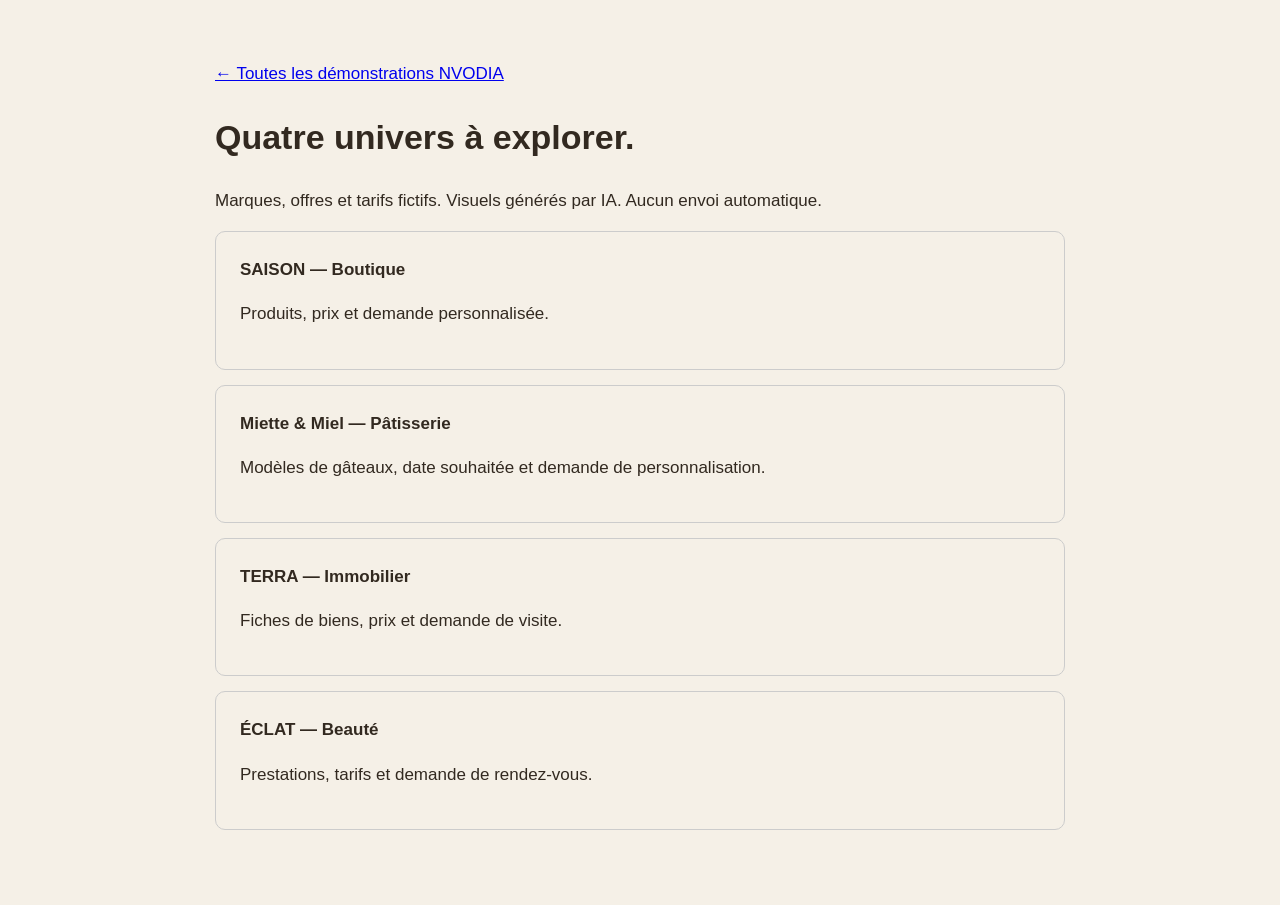
<file: demos/nvodia/index.html>
<!doctype html><html lang="fr"><meta charset="utf-8"><meta name="viewport" content="width=device-width,initial-scale=1"><title>Quatre nouvelles démos — NVODIA</title><body style="max-width:850px;margin:40px auto;padding:20px;font:17px/1.6 Arial;background:#f5f0e7;color:#322920"><a href="../../realisations.html">← Toutes les démonstrations NVODIA</a><h1>Quatre univers à explorer.</h1><p>Marques, offres et tarifs fictifs. Visuels générés par IA. Aucun envoi automatique.</p><a href="boutique.html" style="display:block;padding:24px;margin:15px 0;border:1px solid #ccc;border-radius:10px;color:inherit;text-decoration:none"><b>SAISON — Boutique</b><p>Produits, prix et demande personnalisée.</p></a><a href="patisserie.html" style="display:block;padding:24px;margin:15px 0;border:1px solid #ccc;border-radius:10px;color:inherit;text-decoration:none"><b>Miette & Miel — Pâtisserie</b><p>Modèles de gâteaux, date souhaitée et demande de personnalisation.</p></a><a href="immobilier.html" style="display:block;padding:24px;margin:15px 0;border:1px solid #ccc;border-radius:10px;color:inherit;text-decoration:none"><b>TERRA — Immobilier</b><p>Fiches de biens, prix et demande de visite.</p></a><a href="beaute.html" style="display:block;padding:24px;margin:15px 0;border:1px solid #ccc;border-radius:10px;color:inherit;text-decoration:none"><b>ÉCLAT — Beauté</b><p>Prestations, tarifs et demande de rendez-vous.</p></a></body></html>
</file>
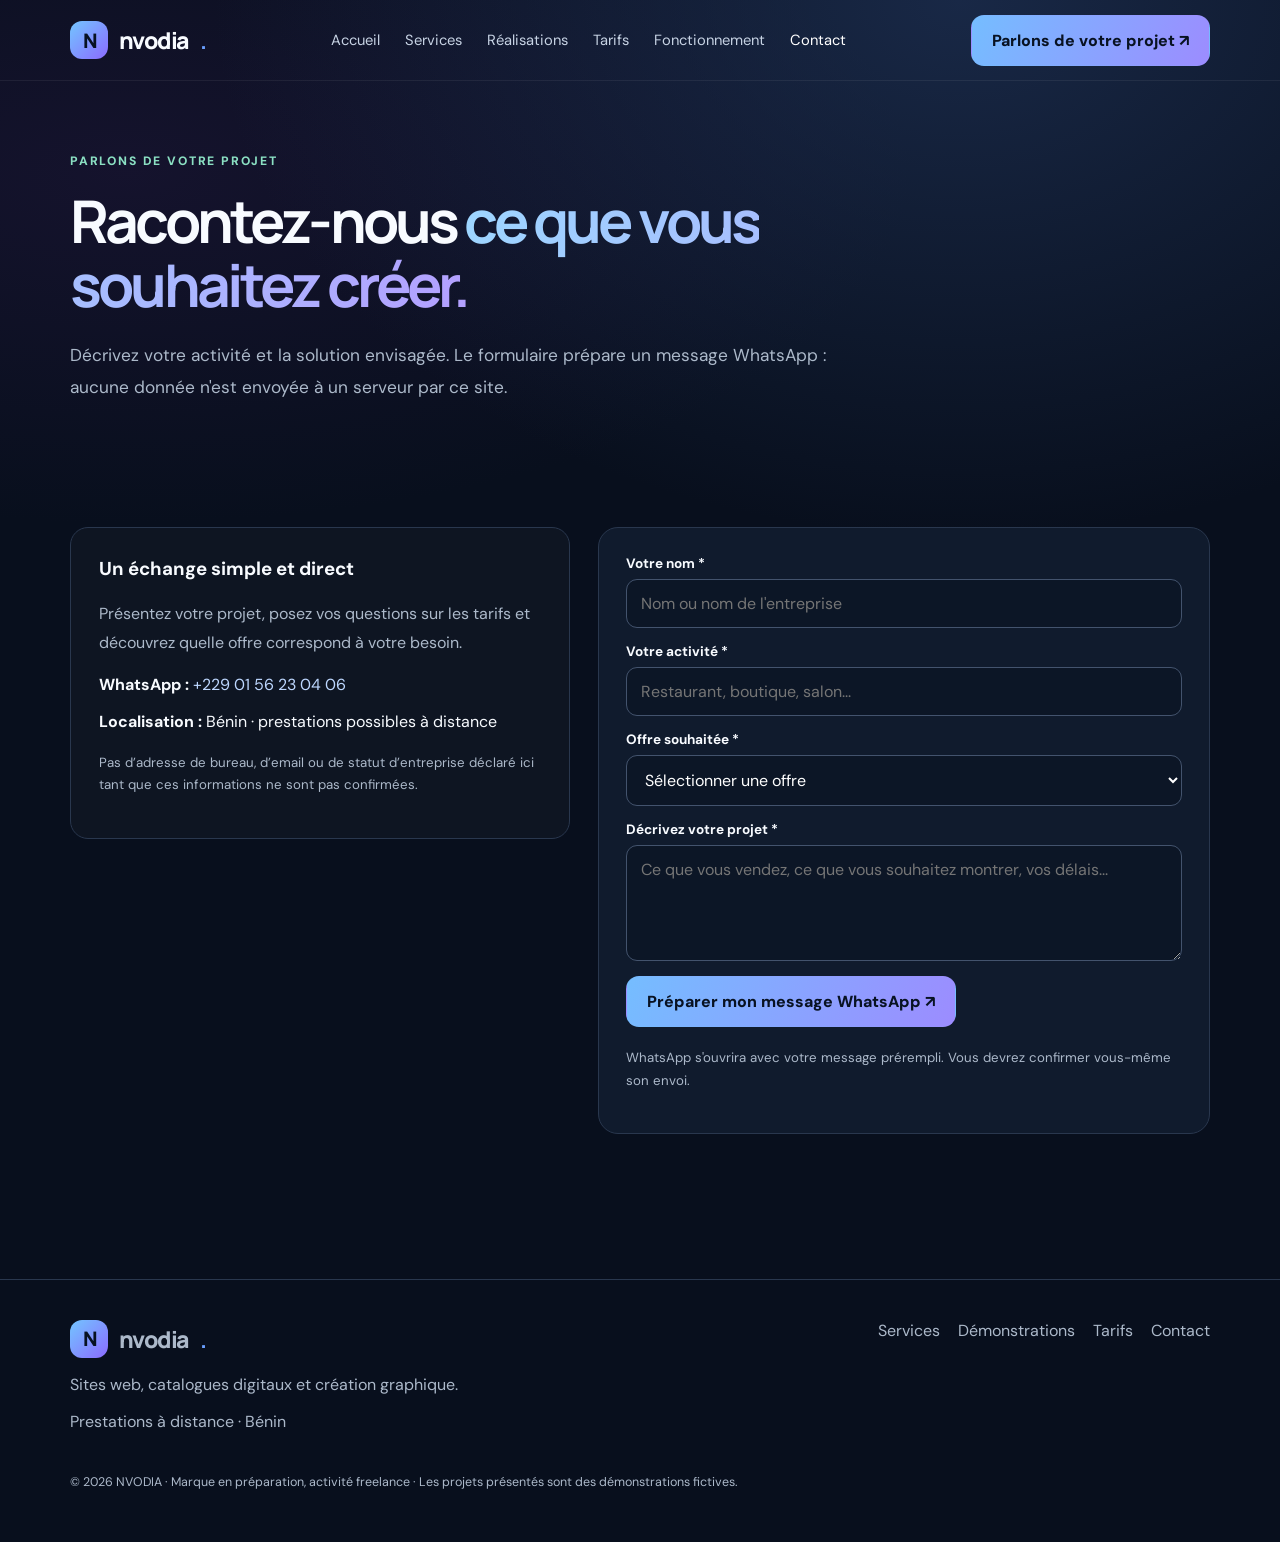
<file: contact.html>
<!doctype html><html lang="fr"><head><meta charset="UTF-8"><meta name="viewport" content="width=device-width,initial-scale=1"><meta name="theme-color" content="#080f1d"><meta name="description" content="Contactez NVODIA pour discuter de votre site web ou catalogue digital."><title>Contact et devis | NVODIA</title><link rel="stylesheet" href="./assets/style.css"></head><body><div class="topbar"><div class="container"><header class="navbar"><a class="brand" href="./index.html" aria-label="NVODIA accueil"><span class="brand-mark">N</span>nvodia<b>.</b></a><button class="menu-toggle" aria-label="Ouvrir le menu" aria-controls="navigation" aria-expanded="false">☰</button><nav id="navigation" class="navlinks" aria-label="Navigation principale"><a href="./index.html">Accueil</a><a href="./services.html">Services</a><a href="./realisations.html">Réalisations</a><a href="./tarifs.html">Tarifs</a><a href="./processus.html">Fonctionnement</a><a href="./contact.html" aria-current="page">Contact</a></nav><a class="nav-cta" href="./contact.html">Parlons de votre projet ↗</a></header></div></div><main><section class="page-head"><div class="container"><div class="eyebrow">Parlons de votre projet</div><h1>Racontez-nous <span class="gradient-text">ce que vous souhaitez créer.</span></h1><p class="lead">Décrivez votre activité et la solution envisagée. Le formulaire prépare un message WhatsApp : aucune donnée n'est envoyée à un serveur par ce site.</p></div></section><section><div class="container contact-layout"><div><div class="info-block"><h3>Un échange simple et direct</h3><p class="section-desc">Présentez votre projet, posez vos questions sur les tarifs et découvrez quelle offre correspond à votre besoin.</p><p><strong>WhatsApp :</strong> <a class="highlight" href="https://wa.me/2290156230406" target="_blank" rel="noopener noreferrer">+229 01 56 23 04 06</a></p><p><strong>Localisation :</strong> Bénin · prestations possibles à distance</p><p class="muted-note">Pas d’adresse de bureau, d’email ou de statut d’entreprise déclaré ici tant que ces informations ne sont pas confirmées.</p></div></div><div class="formbox"><form id="contact-form"><div class="field"><label for="nom">Votre nom *</label><input id="nom" name="nom" required maxlength="100" placeholder="Nom ou nom de l'entreprise"></div><div class="field"><label for="activite">Votre activité *</label><input id="activite" name="activite" required maxlength="100" placeholder="Restaurant, boutique, salon..."></div><div class="field"><label for="offre">Offre souhaitée *</label><select id="offre" name="offre" required><option value="">Sélectionner une offre</option><option>Pack Visuels — 10 000 FCFA</option><option>Catalogue Express — 15 000 FCFA</option><option>Site Business — 35 000 FCFA</option><option>Autre projet / demande sur mesure</option></select></div><div class="field"><label for="message">Décrivez votre projet *</label><textarea id="message" name="message" required maxlength="1600" placeholder="Ce que vous vendez, ce que vous souhaitez montrer, vos délais..."></textarea></div><button class="btn" type="submit">Préparer mon message WhatsApp ↗</button><p class="muted-note">WhatsApp s'ouvrira avec votre message prérempli. Vous devrez confirmer vous-même son envoi.</p></form></div></div></section></main><footer class="footer"><div class="container"><div class="footer-grid"><div><a class="brand" href="./index.html"><span class="brand-mark">N</span>nvodia<b>.</b></a><p>Sites web, catalogues digitaux et création graphique.</p><p>Prestations à distance · Bénin</p></div><div class="footer-links"><a href="./services.html">Services</a><a href="./realisations.html">Démonstrations</a><a href="./tarifs.html">Tarifs</a><a href="./contact.html">Contact</a></div></div><p class="copyright">© <span id="year">2026</span> NVODIA · Marque en préparation, activité freelance · Les projets présentés sont des démonstrations fictives.</p></div></footer><script src="./assets/app.js" defer></script><script>document.getElementById("year").textContent=new Date().getFullYear()</script></body></html>
</file>
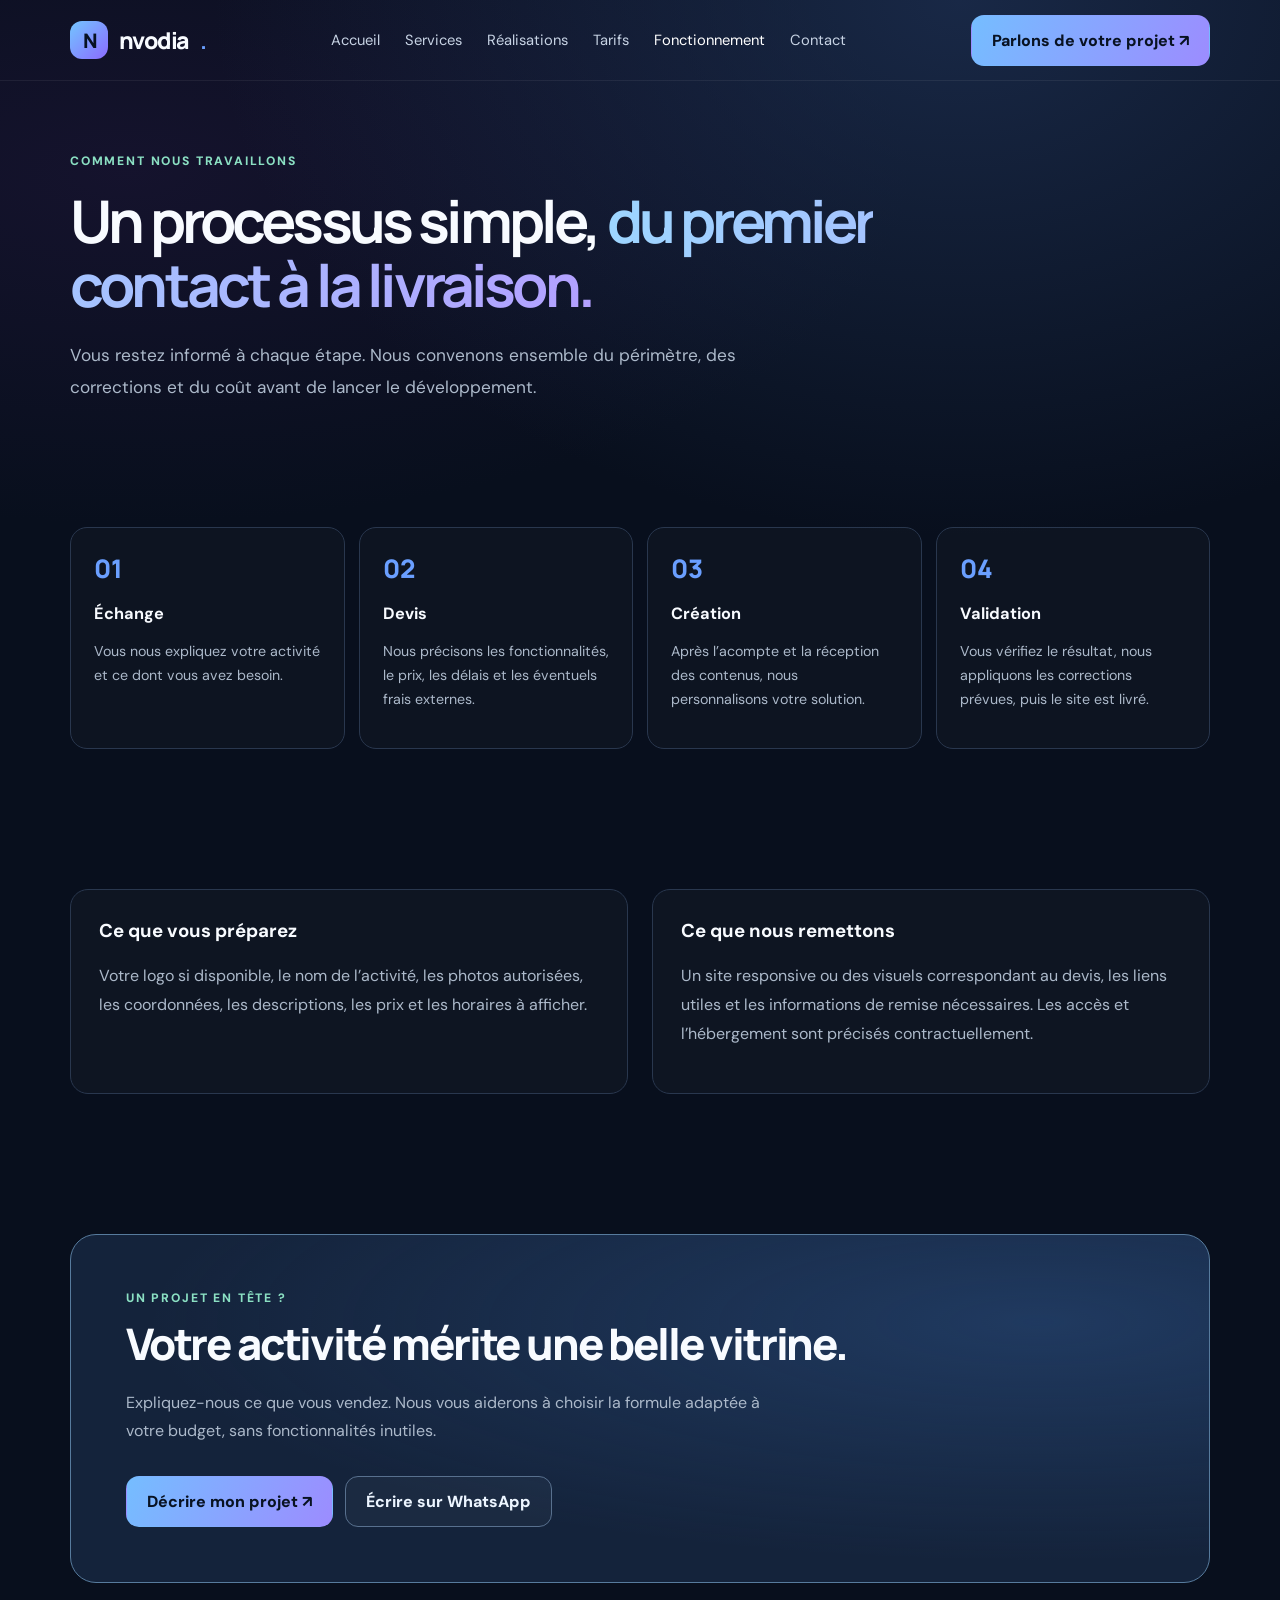
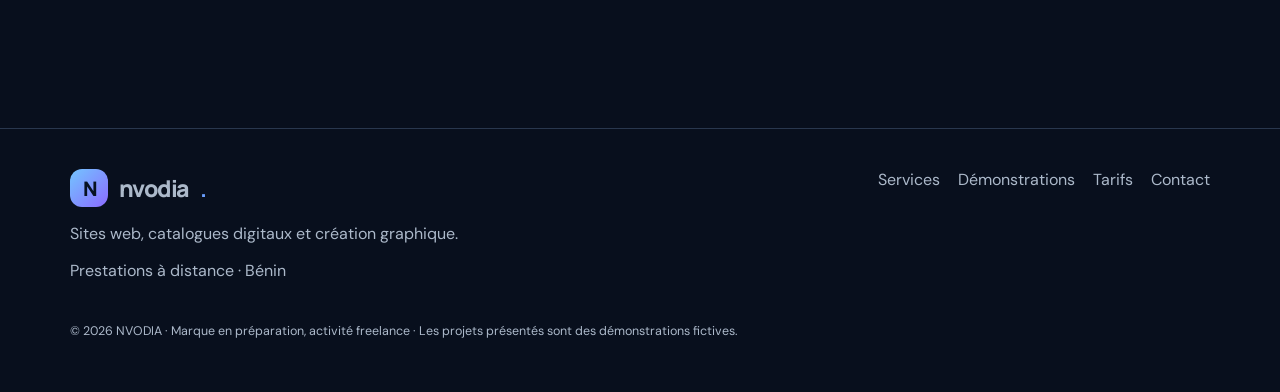
<file: processus.html>
<!doctype html><html lang="fr"><head><meta charset="UTF-8"><meta name="viewport" content="width=device-width,initial-scale=1"><meta name="theme-color" content="#080f1d"><meta name="description" content="Découvrez comment se déroule un projet web avec NVODIA."><title>Notre fonctionnement | NVODIA</title><link rel="stylesheet" href="./assets/style.css"></head><body><div class="topbar"><div class="container"><header class="navbar"><a class="brand" href="./index.html" aria-label="NVODIA accueil"><span class="brand-mark">N</span>nvodia<b>.</b></a><button class="menu-toggle" aria-label="Ouvrir le menu" aria-controls="navigation" aria-expanded="false">☰</button><nav id="navigation" class="navlinks" aria-label="Navigation principale"><a href="./index.html">Accueil</a><a href="./services.html">Services</a><a href="./realisations.html">Réalisations</a><a href="./tarifs.html">Tarifs</a><a href="./processus.html" aria-current="page">Fonctionnement</a><a href="./contact.html">Contact</a></nav><a class="nav-cta" href="./contact.html">Parlons de votre projet ↗</a></header></div></div><main><section class="page-head"><div class="container"><div class="eyebrow">Comment nous travaillons</div><h1>Un processus simple, <span class="gradient-text">du premier contact à la livraison.</span></h1><p class="lead">Vous restez informé à chaque étape. Nous convenons ensemble du périmètre, des corrections et du coût avant de lancer le développement.</p></div></section><section><div class="container"><div class="stepgrid"><article class="step"><div class="step-num">01</div><h3>Échange</h3><p>Vous nous expliquez votre activité et ce dont vous avez besoin.</p></article><article class="step"><div class="step-num">02</div><h3>Devis</h3><p>Nous précisons les fonctionnalités, le prix, les délais et les éventuels frais externes.</p></article><article class="step"><div class="step-num">03</div><h3>Création</h3><p>Après l’acompte et la réception des contenus, nous personnalisons votre solution.</p></article><article class="step"><div class="step-num">04</div><h3>Validation</h3><p>Vous vérifiez le résultat, nous appliquons les corrections prévues, puis le site est livré.</p></article></div></div></section><section><div class="container"><div class="split"><article class="info-block"><h3>Ce que vous préparez</h3><p class="section-desc">Votre logo si disponible, le nom de l’activité, les photos autorisées, les coordonnées, les descriptions, les prix et les horaires à afficher.</p></article><article class="info-block"><h3>Ce que nous remettons</h3><p class="section-desc">Un site responsive ou des visuels correspondant au devis, les liens utiles et les informations de remise nécessaires. Les accès et l’hébergement sont précisés contractuellement.</p></article></div></div></section><section><div class="container"><div class="cta-panel"><div class="eyebrow">Un projet en tête ?</div><h2>Votre activité mérite une belle vitrine.</h2><p>Expliquez-nous ce que vous vendez. Nous vous aiderons à choisir la formule adaptée à votre budget, sans fonctionnalités inutiles.</p><div class="actions"><a class="btn" href="./contact.html">Décrire mon projet ↗</a><a class="btn btn-outline" href="https://wa.me/2290156230406?text=Bonjour%20NVODIA%2C%20j%27aimerais%20discuter%20d%27un%20projet." target="_blank" rel="noopener noreferrer">Écrire sur WhatsApp</a></div></div></div></section></main><footer class="footer"><div class="container"><div class="footer-grid"><div><a class="brand" href="./index.html"><span class="brand-mark">N</span>nvodia<b>.</b></a><p>Sites web, catalogues digitaux et création graphique.</p><p>Prestations à distance · Bénin</p></div><div class="footer-links"><a href="./services.html">Services</a><a href="./realisations.html">Démonstrations</a><a href="./tarifs.html">Tarifs</a><a href="./contact.html">Contact</a></div></div><p class="copyright">© <span id="year">2026</span> NVODIA · Marque en préparation, activité freelance · Les projets présentés sont des démonstrations fictives.</p></div></footer><script src="./assets/app.js" defer></script><script>document.getElementById("year").textContent=new Date().getFullYear()</script></body></html>
</file>
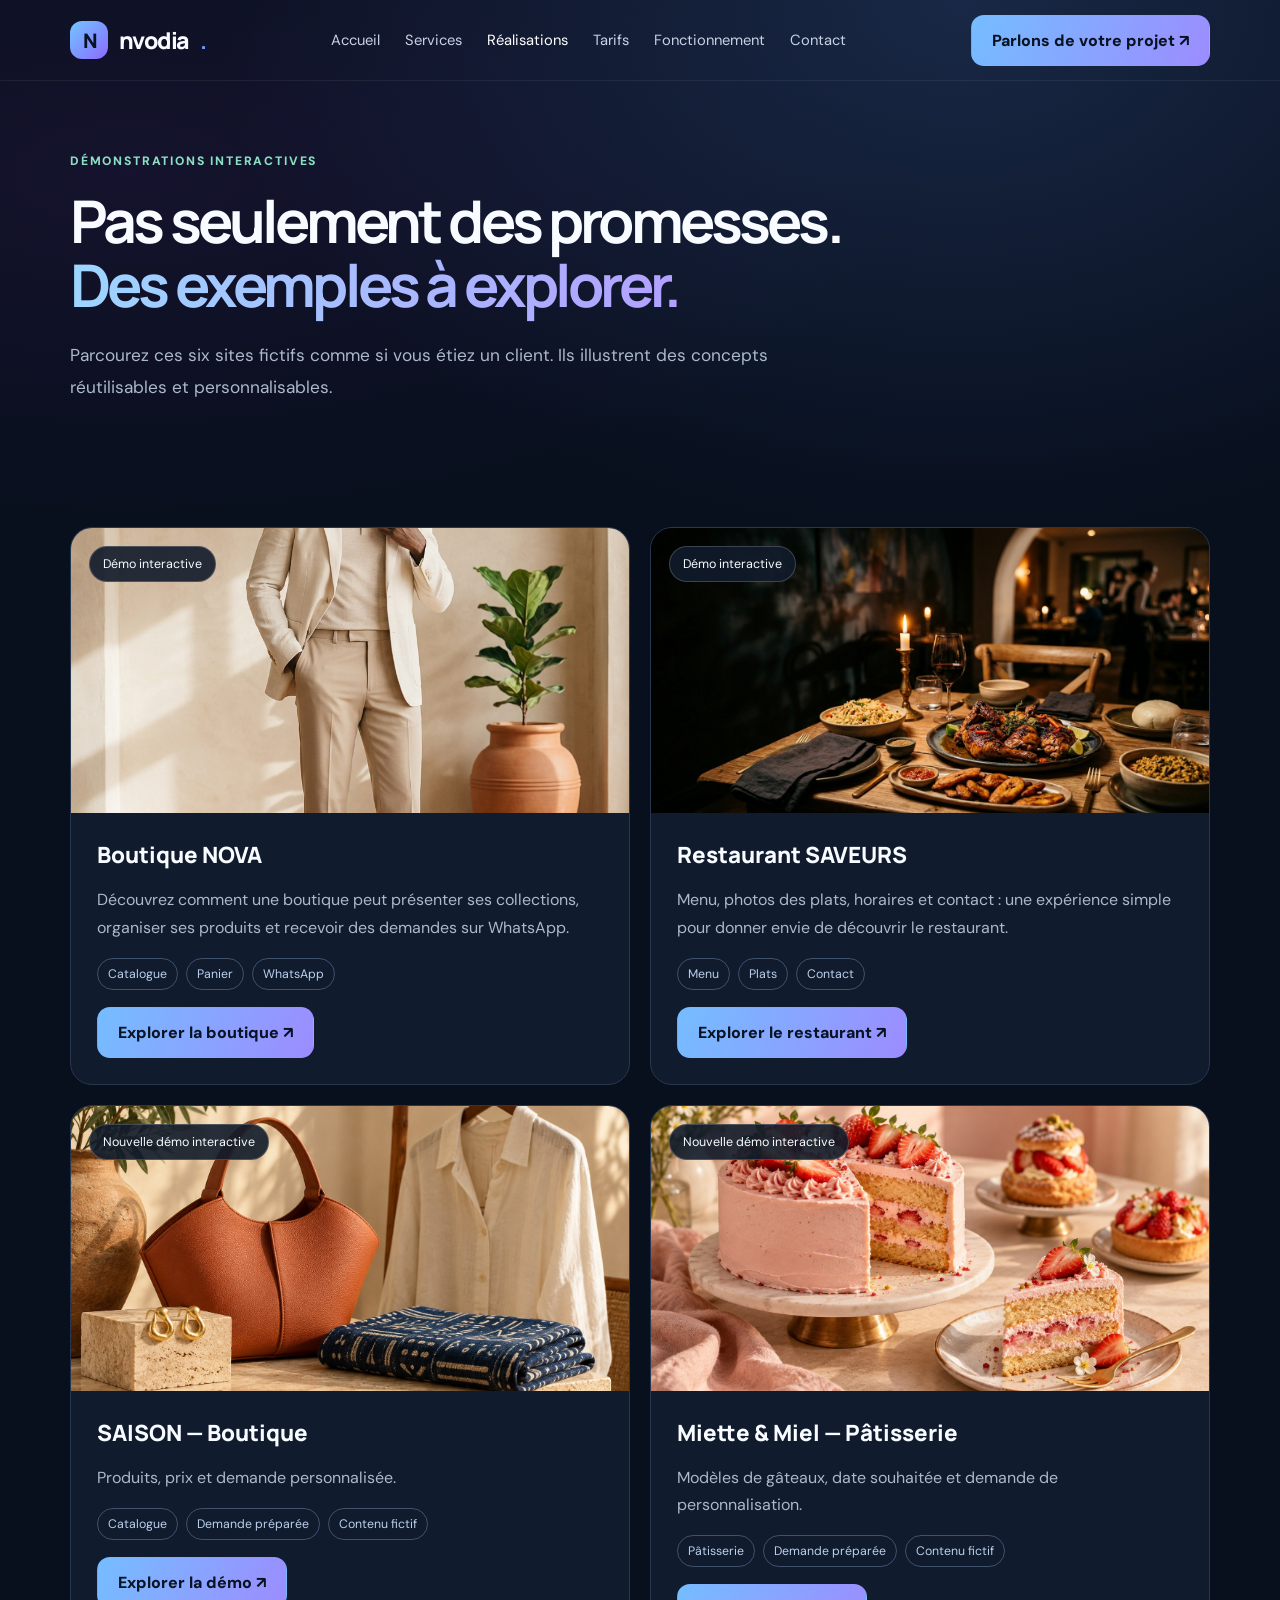
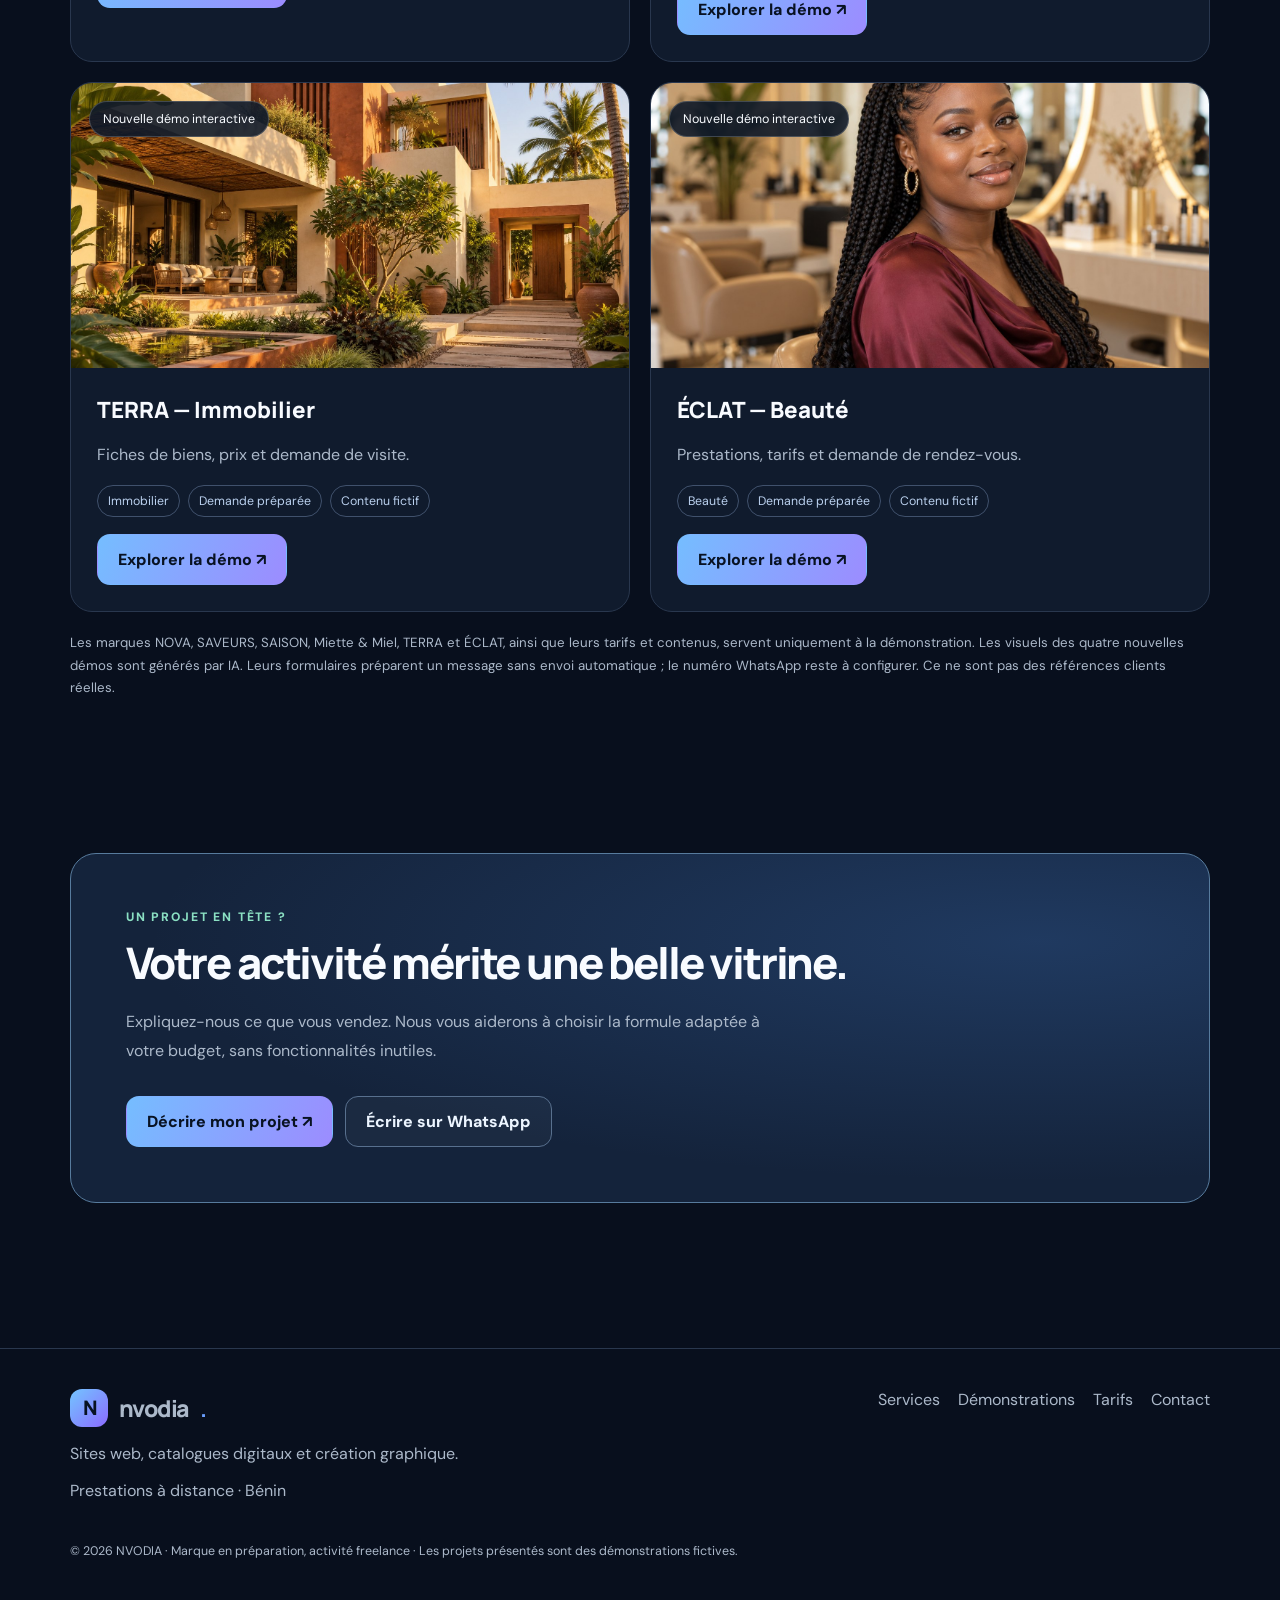
<file: realisations.html>
<!doctype html><html lang="fr"><head><meta charset="UTF-8"><meta name="viewport" content="width=device-width,initial-scale=1"><meta name="theme-color" content="#080f1d"><meta name="description" content="Explorez six démonstrations de sites : boutiques, restaurant, pâtisserie, immobilier et beauté."><title>Nos démonstrations | NVODIA</title><link rel="stylesheet" href="./assets/style.css"></head><body><div class="topbar"><div class="container"><header class="navbar"><a class="brand" href="./index.html" aria-label="NVODIA accueil"><span class="brand-mark">N</span>nvodia<b>.</b></a><button class="menu-toggle" aria-label="Ouvrir le menu" aria-controls="navigation" aria-expanded="false">☰</button><nav id="navigation" class="navlinks" aria-label="Navigation principale"><a href="./index.html">Accueil</a><a href="./services.html">Services</a><a href="./realisations.html" aria-current="page">Réalisations</a><a href="./tarifs.html">Tarifs</a><a href="./processus.html">Fonctionnement</a><a href="./contact.html">Contact</a></nav><a class="nav-cta" href="./contact.html">Parlons de votre projet ↗</a></header></div></div><main><section class="page-head"><div class="container"><div class="eyebrow">Démonstrations interactives</div><h1>Pas seulement des promesses. <span class="gradient-text">Des exemples à explorer.</span></h1><p class="lead">Parcourez ces six sites fictifs comme si vous étiez un client. Ils illustrent des concepts réutilisables et personnalisables.</p></div></section><section><div class="container"><div class="work-grid"><article class="work-card"><div class="work-media"><img src="./boutique/assets/hero-boutique.jpg" alt="Exemple visuel de la boutique NOVA" loading="lazy"><span class="over">Démo interactive</span></div><div class="work-content"><h3>Boutique NOVA</h3><p>Découvrez comment une boutique peut présenter ses collections, organiser ses produits et recevoir des demandes sur WhatsApp.</p><div class="taglist"><span>Catalogue</span><span>Panier</span><span>WhatsApp</span></div><a class="btn" href="./boutique/index.html">Explorer la boutique ↗</a></div></article><article class="work-card"><div class="work-media"><img src="./restaurant/assets/hero-restaurant.jpg" alt="Exemple visuel du restaurant SAVEURS" loading="lazy"><span class="over">Démo interactive</span></div><div class="work-content"><h3>Restaurant SAVEURS</h3><p>Menu, photos des plats, horaires et contact : une expérience simple pour donner envie de découvrir le restaurant.</p><div class="taglist"><span>Menu</span><span>Plats</span><span>Contact</span></div><a class="btn" href="./restaurant/index.html">Explorer le restaurant ↗</a></div></article><article class="work-card"><div class="work-media"><img src="./demos/nvodia/images/boutique.jpg" alt="Illustration de la démo SAISON — Boutique" loading="lazy"><span class="over">Nouvelle démo interactive</span></div><div class="work-content"><h3>SAISON — Boutique</h3><p>Produits, prix et demande personnalisée.</p><div class="taglist"><span>Catalogue</span><span>Demande préparée</span><span>Contenu fictif</span></div><a class="btn" href="./demos/nvodia/boutique.html">Explorer la démo ↗</a></div></article><article class="work-card"><div class="work-media"><img src="./demos/nvodia/images/patisserie.jpg" alt="Illustration de la démo Miette & Miel — Pâtisserie" loading="lazy"><span class="over">Nouvelle démo interactive</span></div><div class="work-content"><h3>Miette & Miel — Pâtisserie</h3><p>Modèles de gâteaux, date souhaitée et demande de personnalisation.</p><div class="taglist"><span>Pâtisserie</span><span>Demande préparée</span><span>Contenu fictif</span></div><a class="btn" href="./demos/nvodia/patisserie.html">Explorer la démo ↗</a></div></article><article class="work-card"><div class="work-media"><img src="./demos/nvodia/images/immobilier.jpg" alt="Illustration de la démo TERRA — Immobilier" loading="lazy"><span class="over">Nouvelle démo interactive</span></div><div class="work-content"><h3>TERRA — Immobilier</h3><p>Fiches de biens, prix et demande de visite.</p><div class="taglist"><span>Immobilier</span><span>Demande préparée</span><span>Contenu fictif</span></div><a class="btn" href="./demos/nvodia/immobilier.html">Explorer la démo ↗</a></div></article><article class="work-card"><div class="work-media"><img src="./demos/nvodia/images/beaute.jpg" alt="Illustration de la démo ÉCLAT — Beauté" loading="lazy"><span class="over">Nouvelle démo interactive</span></div><div class="work-content"><h3>ÉCLAT — Beauté</h3><p>Prestations, tarifs et demande de rendez-vous.</p><div class="taglist"><span>Beauté</span><span>Demande préparée</span><span>Contenu fictif</span></div><a class="btn" href="./demos/nvodia/beaute.html">Explorer la démo ↗</a></div></article></div><p class="muted-note">Les marques NOVA, SAVEURS, SAISON, Miette &amp; Miel, TERRA et ÉCLAT, ainsi que leurs tarifs et contenus, servent uniquement à la démonstration. Les visuels des quatre nouvelles démos sont générés par IA. Leurs formulaires préparent un message sans envoi automatique ; le numéro WhatsApp reste à configurer. Ce ne sont pas des références clients réelles.</p></div></section><section><div class="container"><div class="cta-panel"><div class="eyebrow">Un projet en tête ?</div><h2>Votre activité mérite une belle vitrine.</h2><p>Expliquez-nous ce que vous vendez. Nous vous aiderons à choisir la formule adaptée à votre budget, sans fonctionnalités inutiles.</p><div class="actions"><a class="btn" href="./contact.html">Décrire mon projet ↗</a><a class="btn btn-outline" href="https://wa.me/2290156230406?text=Bonjour%20NVODIA%2C%20j%27aimerais%20discuter%20d%27un%20projet." target="_blank" rel="noopener noreferrer">Écrire sur WhatsApp</a></div></div></div></section></main><footer class="footer"><div class="container"><div class="footer-grid"><div><a class="brand" href="./index.html"><span class="brand-mark">N</span>nvodia<b>.</b></a><p>Sites web, catalogues digitaux et création graphique.</p><p>Prestations à distance · Bénin</p></div><div class="footer-links"><a href="./services.html">Services</a><a href="./realisations.html">Démonstrations</a><a href="./tarifs.html">Tarifs</a><a href="./contact.html">Contact</a></div></div><p class="copyright">© <span id="year">2026</span> NVODIA · Marque en préparation, activité freelance · Les projets présentés sont des démonstrations fictives.</p></div></footer><script src="./assets/app.js" defer></script><script>document.getElementById("year").textContent=new Date().getFullYear()</script></body></html>
</file>
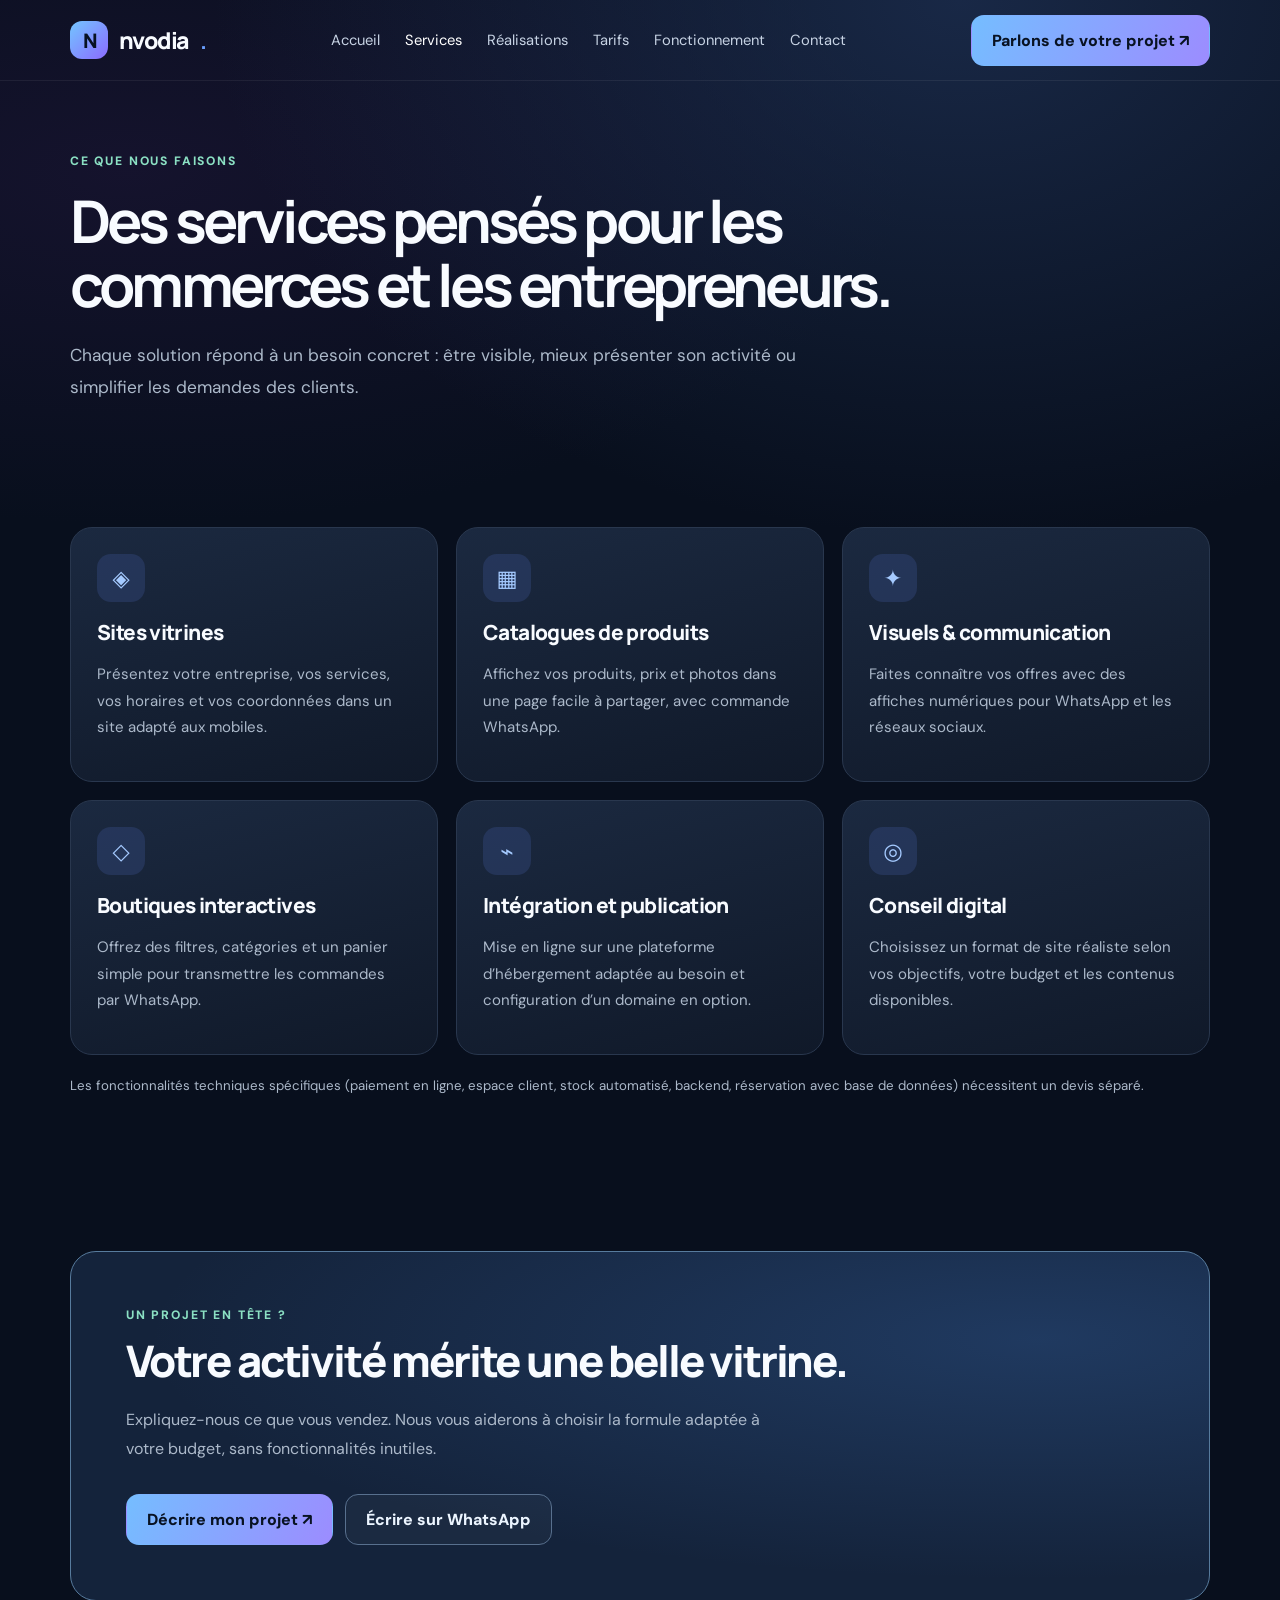
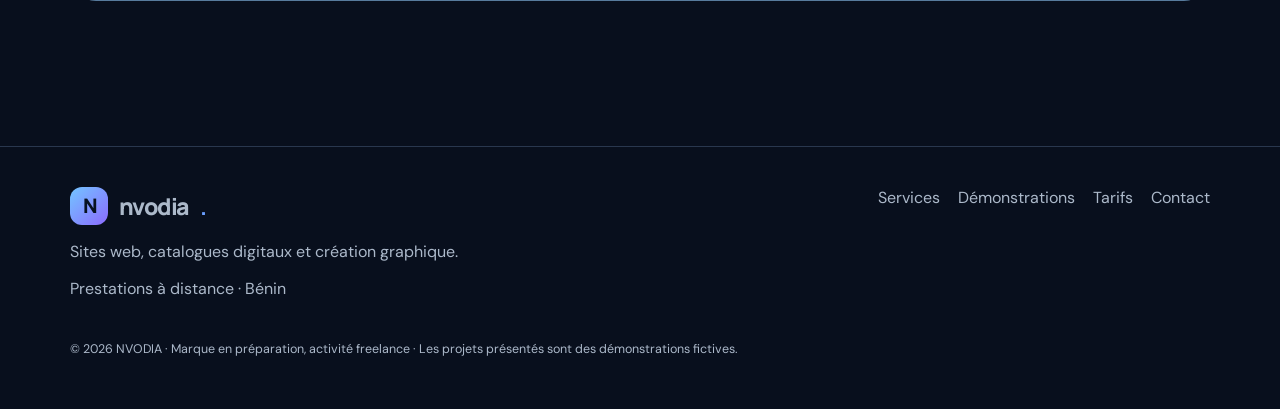
<file: services.html>
<!doctype html><html lang="fr"><head><meta charset="UTF-8"><meta name="viewport" content="width=device-width,initial-scale=1"><meta name="theme-color" content="#080f1d"><meta name="description" content="Sites web, catalogues, visuels et publication de projets."><title>Nos services | NVODIA</title><link rel="stylesheet" href="./assets/style.css"></head><body><div class="topbar"><div class="container"><header class="navbar"><a class="brand" href="./index.html" aria-label="NVODIA accueil"><span class="brand-mark">N</span>nvodia<b>.</b></a><button class="menu-toggle" aria-label="Ouvrir le menu" aria-controls="navigation" aria-expanded="false">☰</button><nav id="navigation" class="navlinks" aria-label="Navigation principale"><a href="./index.html">Accueil</a><a href="./services.html" aria-current="page">Services</a><a href="./realisations.html">Réalisations</a><a href="./tarifs.html">Tarifs</a><a href="./processus.html">Fonctionnement</a><a href="./contact.html">Contact</a></nav><a class="nav-cta" href="./contact.html">Parlons de votre projet ↗</a></header></div></div><main><section class="page-head"><div class="container"><div class="eyebrow">Ce que nous faisons</div><h1>Des services pensés pour les commerces et les entrepreneurs.</h1><p class="lead">Chaque solution répond à un besoin concret : être visible, mieux présenter son activité ou simplifier les demandes des clients.</p></div></section><section><div class="container"><div class="grid-3"><article class="card"><div class="card-icon">◈</div><h3>Sites vitrines</h3><p>Présentez votre entreprise, vos services, vos horaires et vos coordonnées dans un site adapté aux mobiles.</p></article><article class="card"><div class="card-icon">▦</div><h3>Catalogues de produits</h3><p>Affichez vos produits, prix et photos dans une page facile à partager, avec commande WhatsApp.</p></article><article class="card"><div class="card-icon">✦</div><h3>Visuels & communication</h3><p>Faites connaître vos offres avec des affiches numériques pour WhatsApp et les réseaux sociaux.</p></article><article class="card"><div class="card-icon">◇</div><h3>Boutiques interactives</h3><p>Offrez des filtres, catégories et un panier simple pour transmettre les commandes par WhatsApp.</p></article><article class="card"><div class="card-icon">⌁</div><h3>Intégration et publication</h3><p>Mise en ligne sur une plateforme d’hébergement adaptée au besoin et configuration d’un domaine en option.</p></article><article class="card"><div class="card-icon">◎</div><h3>Conseil digital</h3><p>Choisissez un format de site réaliste selon vos objectifs, votre budget et les contenus disponibles.</p></article></div><p class="muted-note">Les fonctionnalités techniques spécifiques (paiement en ligne, espace client, stock automatisé, backend, réservation avec base de données) nécessitent un devis séparé.</p></div></section><section><div class="container"><div class="cta-panel"><div class="eyebrow">Un projet en tête ?</div><h2>Votre activité mérite une belle vitrine.</h2><p>Expliquez-nous ce que vous vendez. Nous vous aiderons à choisir la formule adaptée à votre budget, sans fonctionnalités inutiles.</p><div class="actions"><a class="btn" href="./contact.html">Décrire mon projet ↗</a><a class="btn btn-outline" href="https://wa.me/2290156230406?text=Bonjour%20NVODIA%2C%20j%27aimerais%20discuter%20d%27un%20projet." target="_blank" rel="noopener noreferrer">Écrire sur WhatsApp</a></div></div></div></section></main><footer class="footer"><div class="container"><div class="footer-grid"><div><a class="brand" href="./index.html"><span class="brand-mark">N</span>nvodia<b>.</b></a><p>Sites web, catalogues digitaux et création graphique.</p><p>Prestations à distance · Bénin</p></div><div class="footer-links"><a href="./services.html">Services</a><a href="./realisations.html">Démonstrations</a><a href="./tarifs.html">Tarifs</a><a href="./contact.html">Contact</a></div></div><p class="copyright">© <span id="year">2026</span> NVODIA · Marque en préparation, activité freelance · Les projets présentés sont des démonstrations fictives.</p></div></footer><script src="./assets/app.js" defer></script><script>document.getElementById("year").textContent=new Date().getFullYear()</script></body></html>
</file>
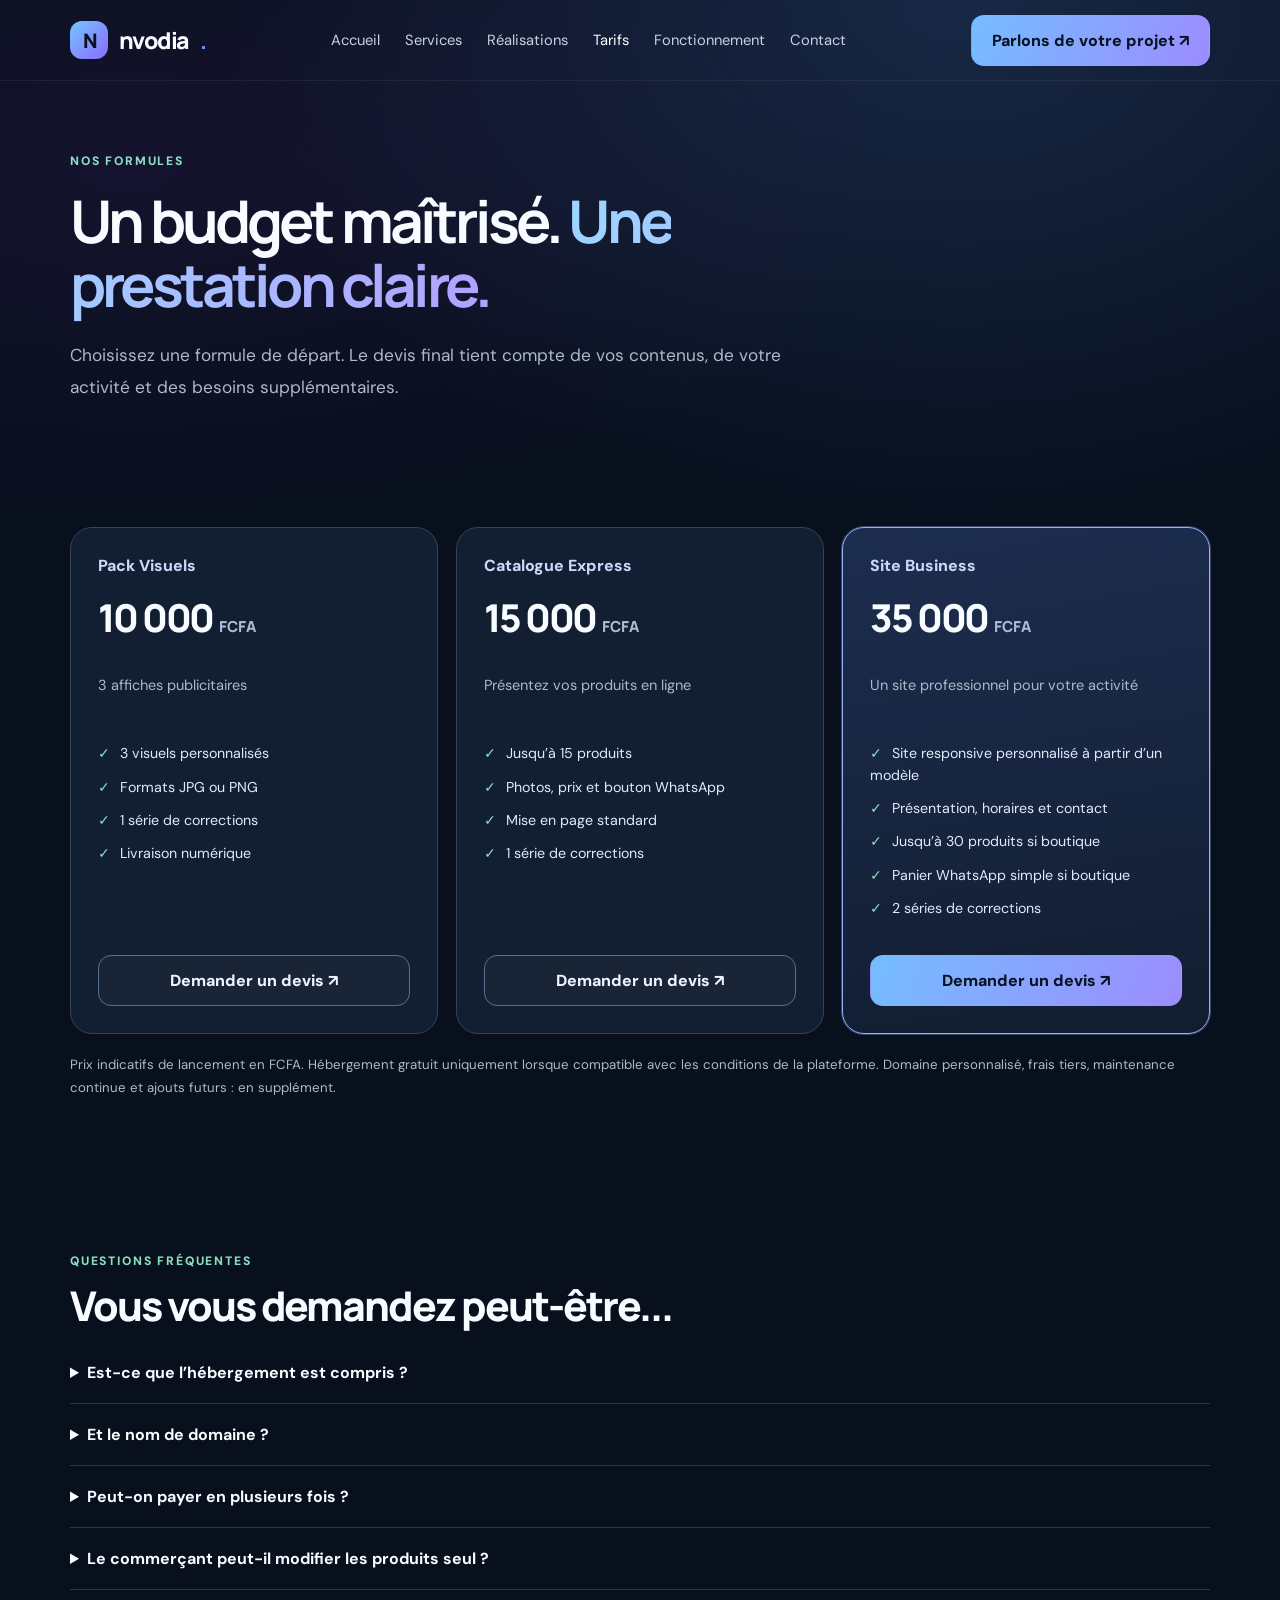
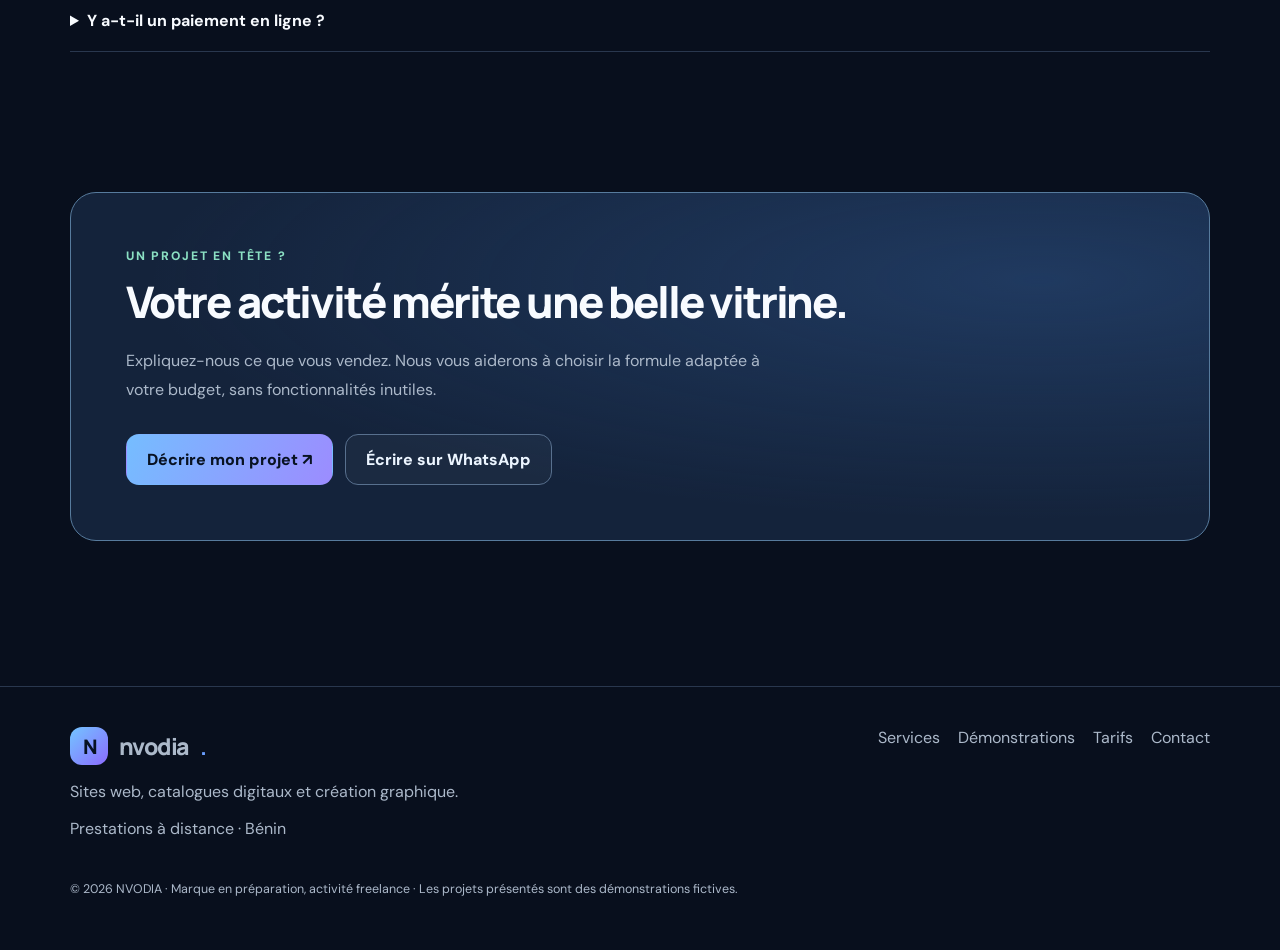
<file: tarifs.html>
<!doctype html><html lang="fr"><head><meta charset="UTF-8"><meta name="viewport" content="width=device-width,initial-scale=1"><meta name="theme-color" content="#080f1d"><meta name="description" content="Offres de lancement NVODIA pour sites vitrines, catalogues digitaux et affiches."><title>Tarifs et formules | NVODIA</title><link rel="stylesheet" href="./assets/style.css"></head><body><div class="topbar"><div class="container"><header class="navbar"><a class="brand" href="./index.html" aria-label="NVODIA accueil"><span class="brand-mark">N</span>nvodia<b>.</b></a><button class="menu-toggle" aria-label="Ouvrir le menu" aria-controls="navigation" aria-expanded="false">☰</button><nav id="navigation" class="navlinks" aria-label="Navigation principale"><a href="./index.html">Accueil</a><a href="./services.html">Services</a><a href="./realisations.html">Réalisations</a><a href="./tarifs.html" aria-current="page">Tarifs</a><a href="./processus.html">Fonctionnement</a><a href="./contact.html">Contact</a></nav><a class="nav-cta" href="./contact.html">Parlons de votre projet ↗</a></header></div></div><main><section class="page-head"><div class="container"><div class="eyebrow">Nos formules</div><h1>Un budget maîtrisé. <span class="gradient-text">Une prestation claire.</span></h1><p class="lead">Choisissez une formule de départ. Le devis final tient compte de vos contenus, de votre activité et des besoins supplémentaires.</p></div></section><section><div class="container"><div class="prices"><article class="price-card "><div class="plan-name">Pack Visuels</div><div class="amount">10 000 <small>FCFA</small></div><p>3 affiches publicitaires</p><ul class="checks"><li>3 visuels personnalisés</li><li>Formats JPG ou PNG</li><li>1 série de corrections</li><li>Livraison numérique</li></ul><a class="btn btn-outline" href="./contact.html?offre=0">Demander un devis ↗</a></article><article class="price-card "><div class="plan-name">Catalogue Express</div><div class="amount">15 000 <small>FCFA</small></div><p>Présentez vos produits en ligne</p><ul class="checks"><li>Jusqu’à 15 produits</li><li>Photos, prix et bouton WhatsApp</li><li>Mise en page standard</li><li>1 série de corrections</li></ul><a class="btn btn-outline" href="./contact.html?offre=1">Demander un devis ↗</a></article><article class="price-card featured"><div class="plan-name">Site Business</div><div class="amount">35 000 <small>FCFA</small></div><p>Un site professionnel pour votre activité</p><ul class="checks"><li>Site responsive personnalisé à partir d’un modèle</li><li>Présentation, horaires et contact</li><li>Jusqu’à 30 produits si boutique</li><li>Panier WhatsApp simple si boutique</li><li>2 séries de corrections</li></ul><a class="btn " href="./contact.html?offre=2">Demander un devis ↗</a></article></div><p class="muted-note">Prix indicatifs de lancement en FCFA. Hébergement gratuit uniquement lorsque compatible avec les conditions de la plateforme. Domaine personnalisé, frais tiers, maintenance continue et ajouts futurs : en supplément.</p></div></section><section><div class="container"><div class="eyebrow">Questions fréquentes</div><h2 class="section-title">Vous vous demandez peut-être...</h2><div class="faq"><details><summary>Est-ce que l’hébergement est compris ?</summary><p>Nous pouvons publier un site statique sur une offre gratuite appropriée, sous réserve des limites et conditions du fournisseur. Si un service payant est nécessaire, il sera chiffré à part.</p></details><details><summary>Et le nom de domaine ?</summary><p>Le domaine personnalisé est optionnel et renouvelable. Le prix réel dépend de l’extension et du fournisseur choisi. L’achat est effectué après votre accord.</p></details><details><summary>Peut-on payer en plusieurs fois ?</summary><p>Le fonctionnement proposé est 50 % d’acompte à la commande et 50 % après validation, selon les conditions inscrites au devis.</p></details><details><summary>Le commerçant peut-il modifier les produits seul ?</summary><p>Pas sur les offres statiques de base. Les modifications peuvent être facturées ponctuellement ou couvertes par une maintenance séparée. Une interface d’administration exige un devis spécifique.</p></details><details><summary>Y a-t-il un paiement en ligne ?</summary><p>Non. Les offres de base facilitent les demandes sur WhatsApp. L’intégration d’un système de paiement nécessite une étude technique et un devis distinct.</p></details></div></div></section><section><div class="container"><div class="cta-panel"><div class="eyebrow">Un projet en tête ?</div><h2>Votre activité mérite une belle vitrine.</h2><p>Expliquez-nous ce que vous vendez. Nous vous aiderons à choisir la formule adaptée à votre budget, sans fonctionnalités inutiles.</p><div class="actions"><a class="btn" href="./contact.html">Décrire mon projet ↗</a><a class="btn btn-outline" href="https://wa.me/2290156230406?text=Bonjour%20NVODIA%2C%20j%27aimerais%20discuter%20d%27un%20projet." target="_blank" rel="noopener noreferrer">Écrire sur WhatsApp</a></div></div></div></section></main><footer class="footer"><div class="container"><div class="footer-grid"><div><a class="brand" href="./index.html"><span class="brand-mark">N</span>nvodia<b>.</b></a><p>Sites web, catalogues digitaux et création graphique.</p><p>Prestations à distance · Bénin</p></div><div class="footer-links"><a href="./services.html">Services</a><a href="./realisations.html">Démonstrations</a><a href="./tarifs.html">Tarifs</a><a href="./contact.html">Contact</a></div></div><p class="copyright">© <span id="year">2026</span> NVODIA · Marque en préparation, activité freelance · Les projets présentés sont des démonstrations fictives.</p></div></footer><script src="./assets/app.js" defer></script><script>document.getElementById("year").textContent=new Date().getFullYear()</script></body></html>
</file>
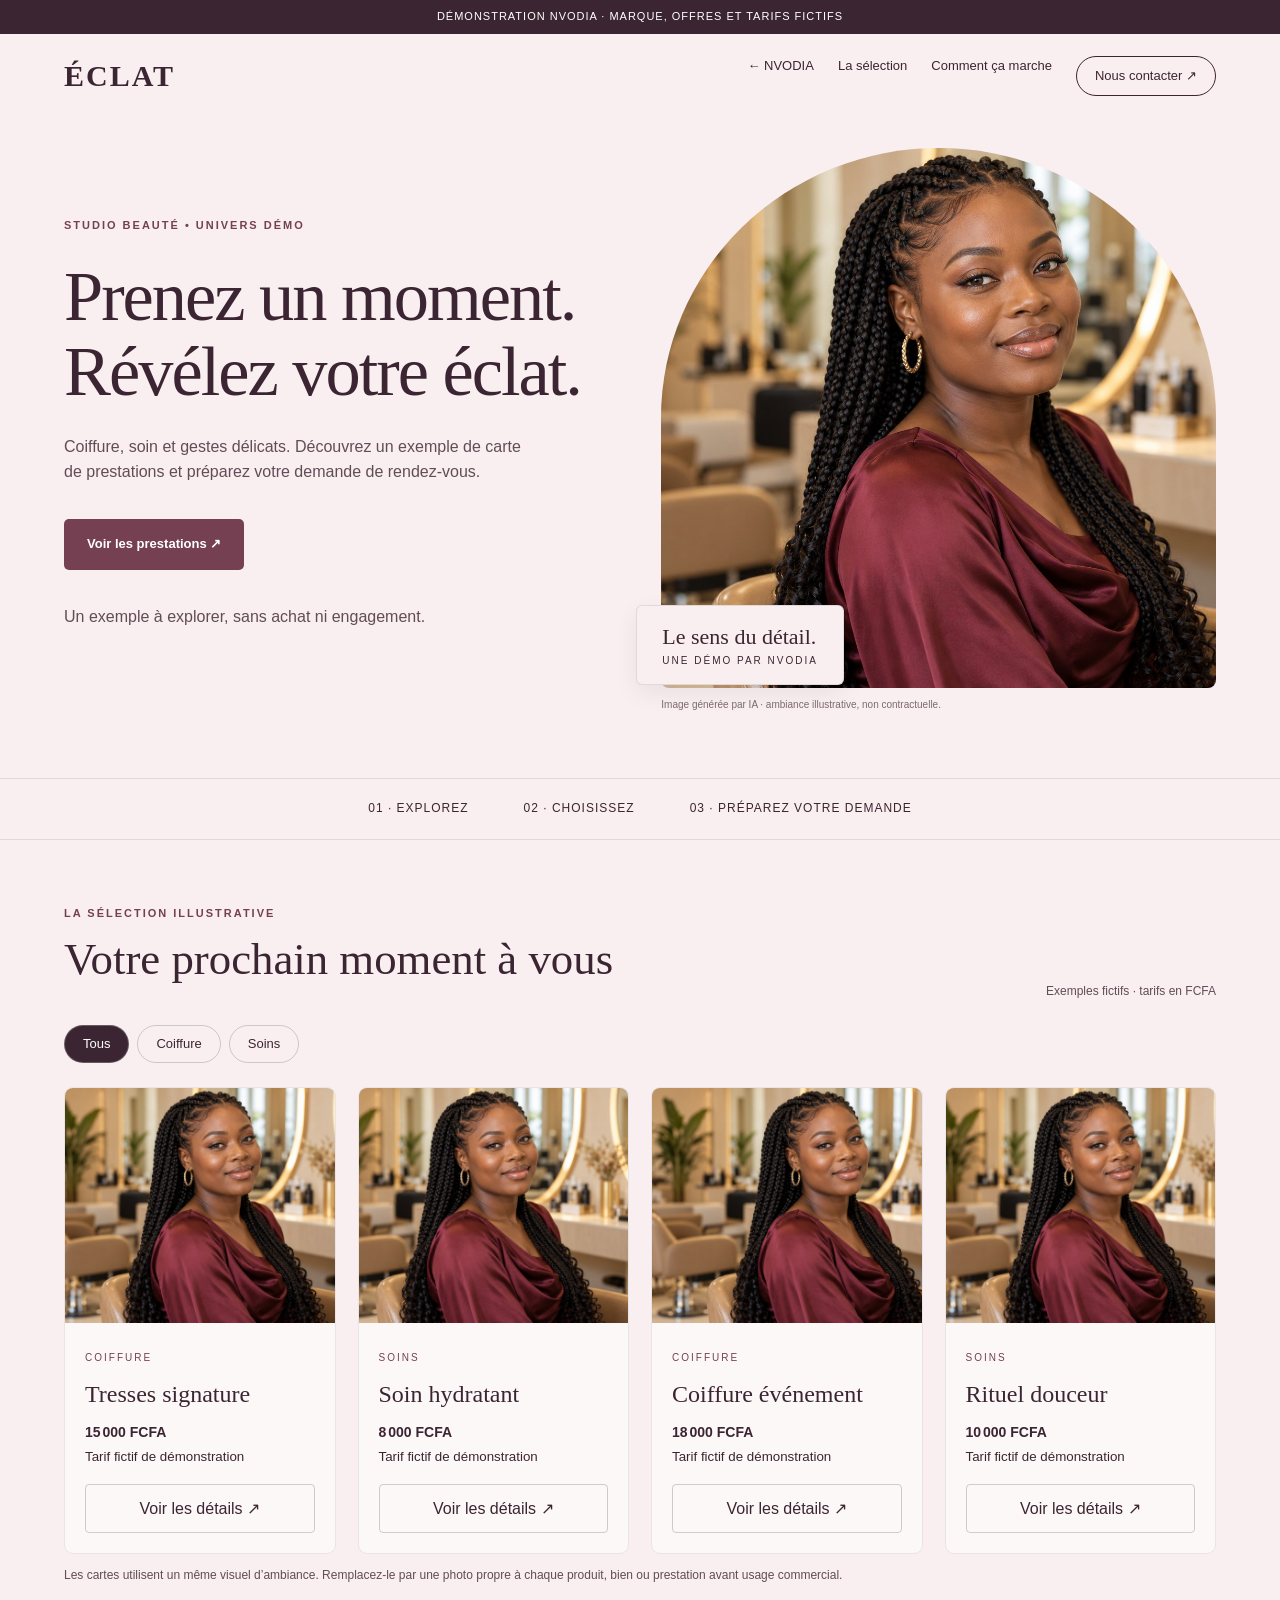
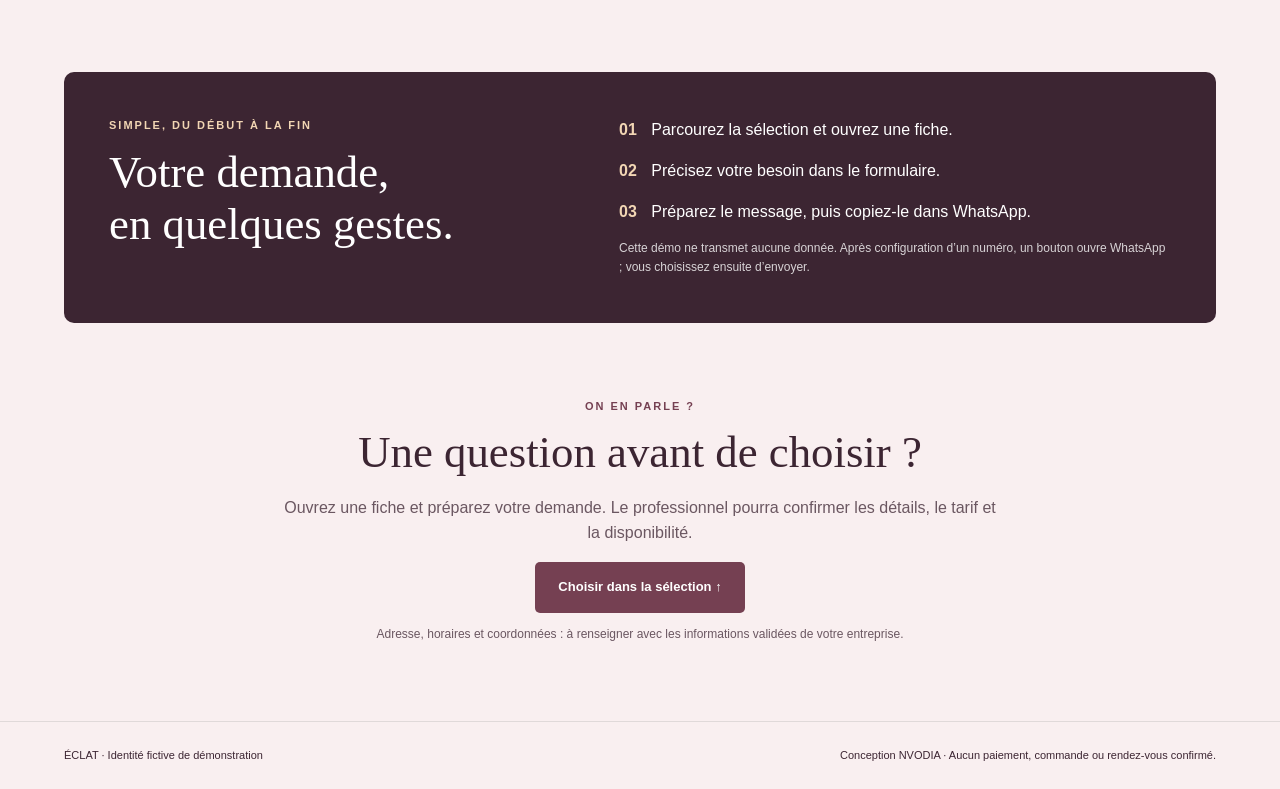
<file: demos/nvodia/beaute.html>
<!doctype html><html lang="fr"><head><meta charset="utf-8"><meta name="viewport" content="width=device-width, initial-scale=1"><meta name="description" content="Démo NVODIA : ÉCLAT, modèle de site beaute avec demande préparée pour WhatsApp."><title>ÉCLAT — Démo beaute NVODIA</title><style>:root{--accent:#754052;--bg:#f9eff0;--dark:#3c2532}[hidden]{display:none!important}*{box-sizing:border-box}html{scroll-behavior:smooth;scroll-padding-top:100px}body{margin:0;background:var(--bg);color:var(--dark);font:16px/1.6 Arial,sans-serif}button,input,textarea{font:inherit}button,a{-webkit-tap-highlight-color:transparent}a{color:inherit;text-decoration:none}button{cursor:pointer}a:focus-visible,button:focus-visible,input:focus-visible,textarea:focus-visible{outline:3px solid var(--accent);outline-offset:4px}.demo{padding:8px 20px;text-align:center;background:var(--dark);color:white;font-size:11px;letter-spacing:1px}header{max-width:1280px;margin:auto;padding:22px 5%;display:flex;align-items:center;justify-content:space-between;gap:20px}.brand{font: bold 30px Georgia,serif;letter-spacing:2px}nav{display:flex;gap:24px;font-size:13px}.pill{border:1px solid currentColor;border-radius:30px;padding:9px 18px}.hero{max-width:1440px;margin:auto;padding:30px 5% 65px;display:grid;grid-template-columns:1fr 1.05fr;gap:6%;align-items:center}.eyebrow{text-transform:uppercase;letter-spacing:2px;font-size:11px;color:var(--accent);font-weight:bold}.hero h1{font:clamp(43px,5.5vw,84px)/1.06 Georgia,serif;letter-spacing:-2px;margin:25px 0}.hero p{max-width:470px;font-size:16px;opacity:.8}.btn{display:inline-block;background:var(--accent);color:#fff;border:0;padding:15px 23px;border-radius:5px;font-weight:bold;font-size:13px}.hero .btn{margin:18px 0}.hero-img{position:relative}.hero-img img{width:100%;height:540px;object-fit:cover;border-radius:150px 150px 10px 10px;display:block}.image-note{font-size:10px;opacity:.65;margin-top:9px}.stamp{position:absolute;bottom:28px;left:-25px;background:var(--bg);border:1px solid #aaa5;padding:18px 25px;border-radius:6px;font:22px Georgia,serif;box-shadow:0 8px 25px #0001}.stamp small{display:block;font:10px Arial,sans-serif;letter-spacing:2px;margin-top:5px}.strip{border-top:1px solid #9994;border-bottom:1px solid #9994;display:flex;justify-content:center;gap:55px;padding:20px 5%;font-size:12px;letter-spacing:1px}.catalog{padding:65px 5%;max-width:1440px;margin:auto}h2{font:clamp(30px,3.5vw,48px)/1.15 Georgia,serif;margin:12px 0 15px}.section-head{display:flex;justify-content:space-between;align-items:end;gap:20px}.filters{display:flex;gap:8px;flex-wrap:wrap;margin:24px 0}.filter{border:1px solid #9997;background:transparent;color:var(--dark);padding:8px 18px;border-radius:30px;font-size:13px}.filter.active{background:var(--dark);color:white}.cards{display:grid;grid-template-columns:repeat(4,1fr);gap:22px}.card{background:#fff8;border:1px solid #9993;border-radius:9px;overflow:hidden}.card img{display:block;width:100%;height:235px;object-fit:cover}.card:nth-child(2) img{object-position:70% center}.card:nth-child(3) img{object-position:25% center}.card-body{padding:20px}.category{font-size:10px;letter-spacing:2px;color:var(--accent);text-transform:uppercase}.card h3{font:24px/1.15 Georgia,serif;margin:12px 0}.price{font-size:14px;font-weight:bold}.card button{width:100%;margin-top:15px;background:transparent;border:1px solid #9997;padding:11px;color:var(--dark);border-radius:4px}.explain{margin:10px 5% 60px;padding:45px;background:var(--dark);color:white;border-radius:10px;display:grid;grid-template-columns:1fr 1.2fr;gap:50px}.steps{display:grid;gap:15px}.steps p{margin:0}.steps b{color:#f2d6b4;margin-right:10px}.contact{max-width:850px;margin:0 auto;padding:15px 5% 65px;text-align:center}.contact p{opacity:.75}footer{border-top:1px solid #9994;padding:25px 5%;display:flex;justify-content:space-between;gap:15px;font-size:11px}dialog{border:0;border-radius:14px;padding:0;width:min(620px,92vw);max-height:90vh;background:var(--bg);color:var(--dark)}dialog::backdrop{background:#17201bc4}.modal-inner{padding:28px}.close{float:right;border:1px solid #9997;background:transparent;border-radius:50%;width:36px;height:36px;color:var(--dark)}label{display:block;font-size:13px;font-weight:bold;margin:15px 0 6px}input,textarea{width:100%;padding:12px;border:1px solid #9998;border-radius:5px;background:#fff;color:#222}textarea{min-height:90px}.actions{display:flex;flex-wrap:wrap;gap:10px;margin:18px 0}.secondary{background:transparent;border:1px solid var(--accent);color:var(--accent)}.notice{font-size:12px;opacity:.8}.status{font-size:13px;font-weight:bold}.message{white-space:pre-wrap;background:#fff9;padding:15px;border:1px solid #9995;border-radius:6px;font:13px/1.5 Arial,sans-serif}body.immobilier .hero-img img{border-radius:10px}body.beaute .hero-img img{border-radius:50% 50% 8px 8px}body.patisserie .hero-img img{border-radius:48% 48% 15px 15px}@media(max-width:1000px){.cards{grid-template-columns:repeat(2,1fr)}.hero-img img{height:450px}.hero h1{font-size:55px}}@media(max-width:650px){header{padding:18px 6%}nav a:not(.pill){display:none}.brand{font-size:25px}.hero{grid-template-columns:1fr;padding:20px 6% 40px;gap:25px}.hero h1{font-size:49px;letter-spacing:-1.5px}.hero-img img{height:360px}.stamp{left:12px;bottom:22px;font-size:19px}.strip{gap:13px;flex-wrap:wrap;font-size:10px}.catalog{padding:40px 6%}.section-head{display:block}.cards{gap:12px}.card img{height:165px}.card-body{padding:13px}.card h3{font-size:21px}.card button{font-size:12px;padding:10px 3px}.price{font-size:12px}.explain{grid-template-columns:1fr;padding:28px;gap:20px;margin:0 6% 40px}footer{flex-direction:column}.modal-inner{padding:22px}.demo{font-size:9px}.contact{padding-bottom:40px}}@media(prefers-reduced-motion:reduce){html{scroll-behavior:auto}}</style></head><body class="beaute"><div class="demo">DÉMONSTRATION NVODIA · MARQUE, OFFRES ET TARIFS FICTIFS</div><header><a href="#" class="brand">ÉCLAT</a><nav aria-label="Navigation principale"><a href="../../realisations.html">← NVODIA</a><a href="#selection">La sélection</a><a href="#fonctionnement">Comment ça marche</a><a href="#contact" class="pill">Nous contacter ↗</a></nav></header><main><section class="hero"><div><div class="eyebrow">STUDIO BEAUTÉ • UNIVERS DÉMO</div><h1>Prenez un moment.<br>Révélez votre éclat.</h1><p>Coiffure, soin et gestes délicats. Découvrez un exemple de carte de prestations et préparez votre demande de rendez-vous.</p><a class="btn" href="#selection">Voir les prestations ↗</a><p class="notice">Un exemple à explorer, sans achat ni engagement.</p></div><div class="hero-img"><img src="images/beaute.jpg" alt="Visuel d’ambiance illustratif pour ÉCLAT" fetchpriority="high"><div class="stamp">Le sens du détail.<small>UNE DÉMO PAR NVODIA</small></div><div class="image-note">Image générée par IA · ambiance illustrative, non contractuelle.</div></div></section><div class="strip"><span>01 · EXPLOREZ</span><span>02 · CHOISISSEZ</span><span>03 · PRÉPAREZ VOTRE DEMANDE</span></div><section id="selection" class="catalog"><div class="section-head"><div><div class="eyebrow">La sélection illustrative</div><h2>Votre prochain moment à vous</h2></div><span class="notice">Exemples fictifs · tarifs en FCFA</span></div><div class="filters" aria-label="Filtrer la sélection"><button class="filter active" aria-pressed="true" type="button">Tous</button><button class="filter " aria-pressed="false" type="button">Coiffure</button><button class="filter " aria-pressed="false" type="button">Soins</button></div><div class="cards"></div><p class="notice">Les cartes utilisent un même visuel d’ambiance. Remplacez-le par une photo propre à chaque produit, bien ou prestation avant usage commercial.</p></section><section id="fonctionnement" class="explain"><div><div class="eyebrow" style="color:#f2d6b4">Simple, du début à la fin</div><h2>Votre demande,<br>en quelques gestes.</h2></div><div class="steps"><p><b>01</b> Parcourez la sélection et ouvrez une fiche.</p><p><b>02</b> Précisez votre besoin dans le formulaire.</p><p><b>03</b> Préparez le message, puis copiez-le dans WhatsApp.</p><p class="notice">Cette démo ne transmet aucune donnée. Après configuration d’un numéro, un bouton ouvre WhatsApp ; vous choisissez ensuite d’envoyer.</p></div></section><section id="contact" class="contact"><div class="eyebrow">On en parle ?</div><h2>Une question avant de choisir ?</h2><p>Ouvrez une fiche et préparez votre demande. Le professionnel pourra confirmer les détails, le tarif et la disponibilité.</p><a class="btn" href="#selection">Choisir dans la sélection ↑</a><p class="notice">Adresse, horaires et coordonnées : à renseigner avec les informations validées de votre entreprise.</p></section></main><footer><span>ÉCLAT · Identité fictive de démonstration</span><span>Conception NVODIA · Aucun paiement, commande ou rendez-vous confirmé.</span></footer><dialog aria-labelledby="item-title"><div class="modal-inner"><button class="close" aria-label="Fermer" type="button">×</button><div class="eyebrow">Votre sélection</div><h2 id="item-title"></h2><p id="item-info"></p><p id="item-price" class="price"></p><form><label for="name">Votre prénom</label><input id="name" name="name" required maxlength="80" autocomplete="given-name"><label for="details">Jour et heure souhaités, précisions sur la prestation</label><textarea id="details" name="details" required maxlength="1000"></textarea><button class="btn" type="submit">Préparer ma demande ↗</button></form><div id="result" hidden><p class="notice">Aperçu du message :</p><div id="message" class="message"></div><div class="actions"><button id="copy" class="btn secondary" type="button">Copier le message</button><a id="whatsapp" class="btn" target="_blank" rel="noopener" hidden>Ouvrir WhatsApp</a></div></div><p id="status" class="status" role="status" aria-live="polite"></p><p class="notice">Mode démo : aucun envoi automatique ni stockage.</p></div></dialog><script>// Configuration : remplacer par le numéro du CLIENT après accord (format international sans +).
const WHATSAPP_NUMBER = "";
const DATA = {"slug": "beaute", "brand": "ÉCLAT", "tag": "STUDIO BEAUTÉ • UNIVERS DÉMO", "title": "Prenez un moment.<br>Révélez votre éclat.", "intro": "Coiffure, soin et gestes délicats. Découvrez un exemple de carte de prestations et préparez votre demande de rendez-vous.", "accent": "#754052", "bg": "#f9eff0", "dark": "#3c2532", "cta": "Voir les prestations", "section": "Votre prochain moment à vous", "cats": ["Tous", "Coiffure", "Soins"], "action": "Demander un rendez-vous", "fields": "Jour et heure souhaités, précisions sur la prestation", "people": "Beauty Zone Calavi · Institut Thierry Beauté · Edwige Hair Beauty", "why": "Présenter les prestations puis préparer une demande de rendez-vous. Aucune disponibilité ni réservation automatique.", "items": [["Tresses signature", "Coiffure", 15000, "Durée indicative : 2 à 4 h. Prix variable selon longueur et style."], ["Soin hydratant", "Soins", 8000, "Durée indicative : 45 min. Diagnostic à confirmer avec le salon."], ["Coiffure événement", "Coiffure", 18000, "Durée indicative : 1 h 30. Modèle à convenir avec le salon."], ["Rituel douceur", "Soins", 10000, "Durée indicative : 1 h. Un exemple de prestation bien-être."]]};
const list = document.querySelector('.cards');
const formatPrice = n => new Intl.NumberFormat('fr-FR').format(n) + ' FCFA';
function render(category='Tous') {
 list.innerHTML='';
 DATA.items.forEach((item,i)=>{
  if(category!=='Tous' && item[1]!==category)return;
  const card=document.createElement('article');card.className='card';
  // Le même visuel d’ambiance sert d’illustration : ce ne sont pas des photos contractuelles.
  card.innerHTML=`<img src="${document.querySelector('.hero-img img').src}" alt="Illustration d’ambiance ${DATA.slug}" loading="lazy"><div class="card-body"><span class="category">${item[1]}</span><h3>${item[0]}</h3><div class="price">${formatPrice(item[2])}${DATA.slug==='immobilier' && item[1]==='Location'?' / mois':''}</div><small>Tarif fictif de démonstration</small><button type="button">Voir les détails ↗</button></div>`;
  card.querySelector('button').addEventListener('click',()=>openItem(i));list.append(card);
 });
}
document.querySelectorAll('.filter').forEach(button=>button.addEventListener('click',()=>{
 document.querySelectorAll('.filter').forEach(b=>{b.classList.remove('active');b.setAttribute('aria-pressed','false')});
 button.classList.add('active');button.setAttribute('aria-pressed','true');render(button.textContent);
}));
const modal=document.querySelector('dialog');let selected=null;
function openItem(i){selected=DATA.items[i];document.querySelector('#item-title').textContent=selected[0];document.querySelector('#item-info').textContent=selected[3];document.querySelector('#item-price').textContent=formatPrice(selected[2])+' — tarif fictif';document.querySelector('form').reset();document.querySelector('#result').hidden=true;document.querySelector('#status').textContent='';modal.showModal()}
document.querySelector('.close').addEventListener('click',()=>modal.close());
modal.addEventListener('click',e=>{if(e.target===modal){const r=modal.getBoundingClientRect();if(e.clientX<r.left||e.clientX>r.right||e.clientY<r.top||e.clientY>r.bottom)modal.close()}});
document.querySelector('form').addEventListener('submit',e=>{
 e.preventDefault();
 const name=document.querySelector('#name').value.trim();
 const details=document.querySelector('#details').value.trim();
 const message=`Bonjour, je m’appelle ${name}.
Je souhaite des informations sur : ${selected[0]}.
${details}
Merci de confirmer le tarif et la disponibilité.`;
 document.querySelector('#message').textContent=message;document.querySelector('#result').hidden=false;document.querySelector('#status').textContent='Message préparé. Aucune demande envoyée.';
 const link=document.querySelector('#whatsapp');link.hidden=!/^\d{8,15}$/.test(WHATSAPP_NUMBER);link.href=link.hidden?'#':'https://wa.me/'+WHATSAPP_NUMBER+'?text='+encodeURIComponent(message);
});
document.querySelector('#copy').addEventListener('click',async()=>{const value=document.querySelector('#message').textContent;try{if(!navigator.clipboard)throw Error();await navigator.clipboard.writeText(value);document.querySelector('#status').textContent='Message copié. Vous pouvez le coller dans WhatsApp.'}catch{document.querySelector('#status').textContent='Copie automatique indisponible : sélectionnez le texte du message et copiez-le manuellement.';const range=document.createRange();range.selectNodeContents(document.querySelector('#message'));const selection=window.getSelection();selection.removeAllRanges();selection.addRange(range)}});
render();</script></body></html>
</file>
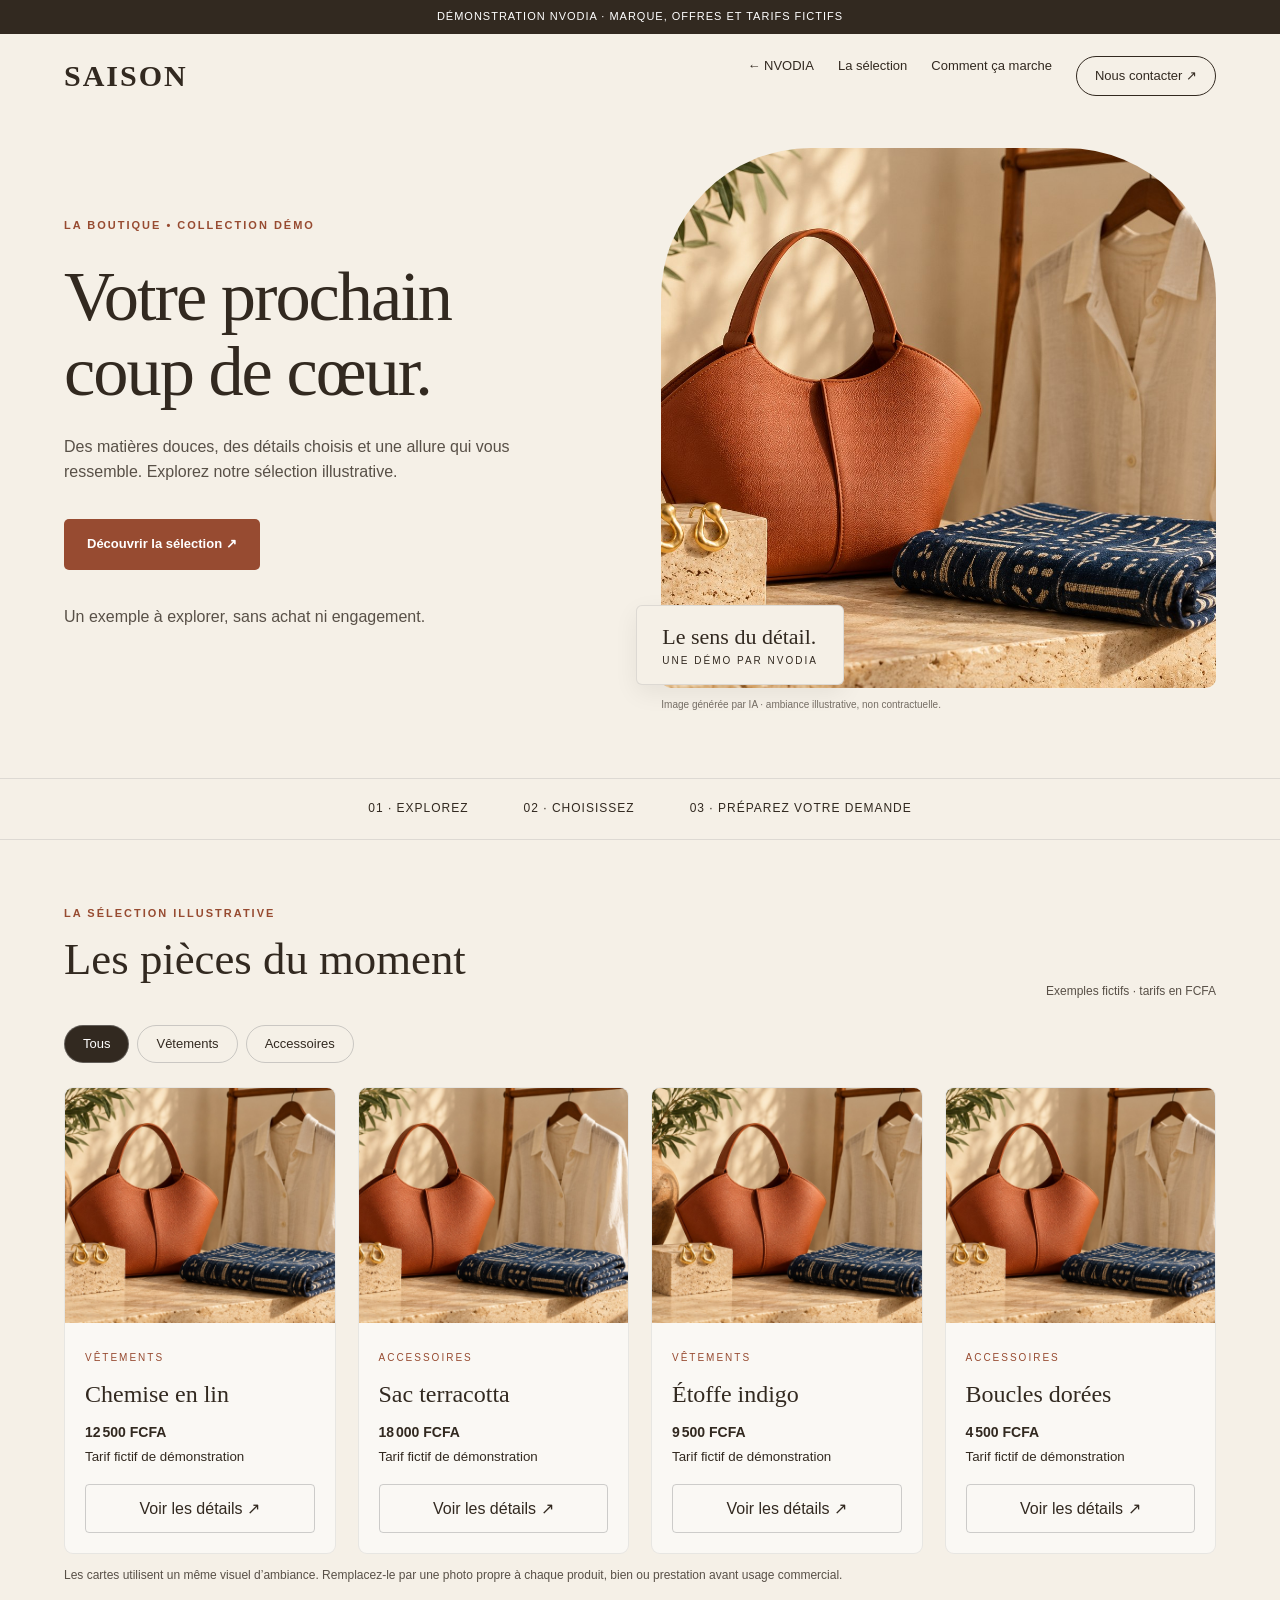
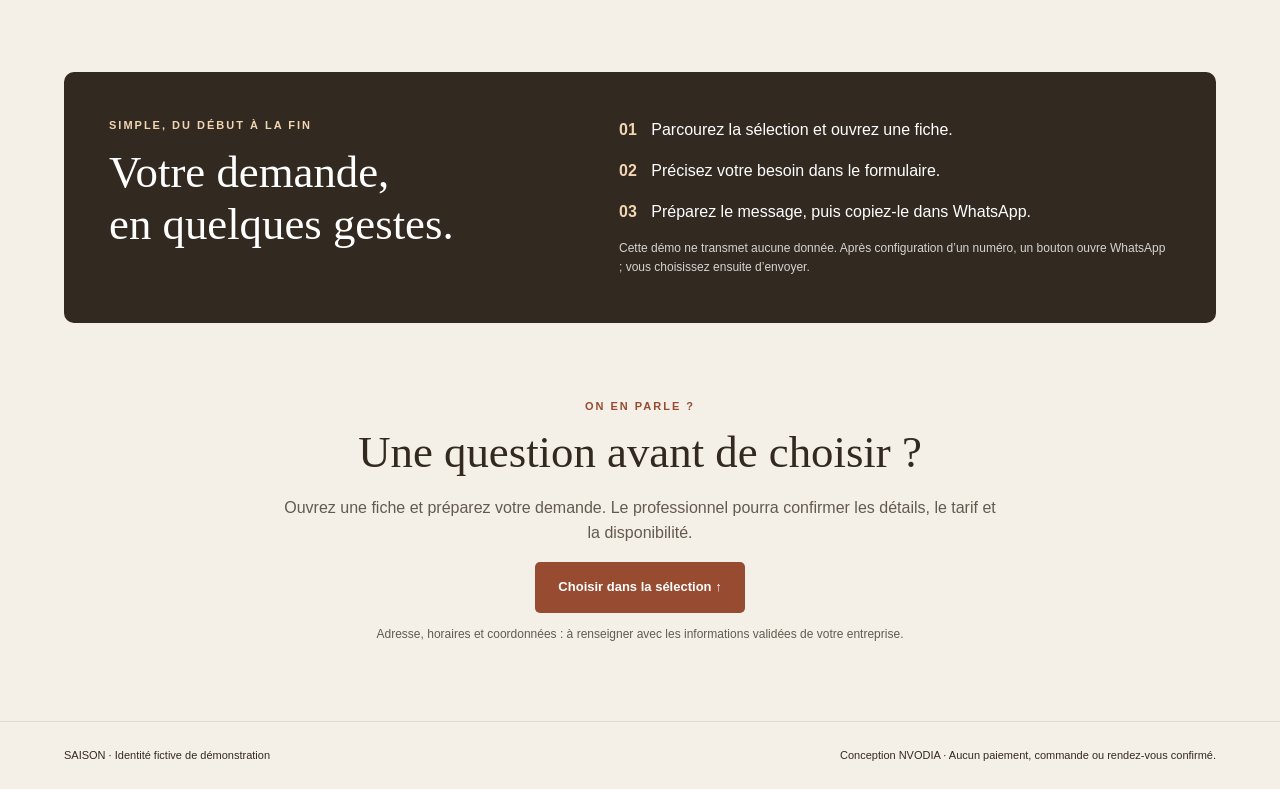
<file: demos/nvodia/boutique.html>
<!doctype html><html lang="fr"><head><meta charset="utf-8"><meta name="viewport" content="width=device-width, initial-scale=1"><meta name="description" content="Démo NVODIA : SAISON, modèle de site boutique avec demande préparée pour WhatsApp."><title>SAISON — Démo boutique NVODIA</title><style>:root{--accent:#974b31;--bg:#f5f0e7;--dark:#322920}[hidden]{display:none!important}*{box-sizing:border-box}html{scroll-behavior:smooth;scroll-padding-top:100px}body{margin:0;background:var(--bg);color:var(--dark);font:16px/1.6 Arial,sans-serif}button,input,textarea{font:inherit}button,a{-webkit-tap-highlight-color:transparent}a{color:inherit;text-decoration:none}button{cursor:pointer}a:focus-visible,button:focus-visible,input:focus-visible,textarea:focus-visible{outline:3px solid var(--accent);outline-offset:4px}.demo{padding:8px 20px;text-align:center;background:var(--dark);color:white;font-size:11px;letter-spacing:1px}header{max-width:1280px;margin:auto;padding:22px 5%;display:flex;align-items:center;justify-content:space-between;gap:20px}.brand{font: bold 30px Georgia,serif;letter-spacing:2px}nav{display:flex;gap:24px;font-size:13px}.pill{border:1px solid currentColor;border-radius:30px;padding:9px 18px}.hero{max-width:1440px;margin:auto;padding:30px 5% 65px;display:grid;grid-template-columns:1fr 1.05fr;gap:6%;align-items:center}.eyebrow{text-transform:uppercase;letter-spacing:2px;font-size:11px;color:var(--accent);font-weight:bold}.hero h1{font:clamp(43px,5.5vw,84px)/1.06 Georgia,serif;letter-spacing:-2px;margin:25px 0}.hero p{max-width:470px;font-size:16px;opacity:.8}.btn{display:inline-block;background:var(--accent);color:#fff;border:0;padding:15px 23px;border-radius:5px;font-weight:bold;font-size:13px}.hero .btn{margin:18px 0}.hero-img{position:relative}.hero-img img{width:100%;height:540px;object-fit:cover;border-radius:150px 150px 10px 10px;display:block}.image-note{font-size:10px;opacity:.65;margin-top:9px}.stamp{position:absolute;bottom:28px;left:-25px;background:var(--bg);border:1px solid #aaa5;padding:18px 25px;border-radius:6px;font:22px Georgia,serif;box-shadow:0 8px 25px #0001}.stamp small{display:block;font:10px Arial,sans-serif;letter-spacing:2px;margin-top:5px}.strip{border-top:1px solid #9994;border-bottom:1px solid #9994;display:flex;justify-content:center;gap:55px;padding:20px 5%;font-size:12px;letter-spacing:1px}.catalog{padding:65px 5%;max-width:1440px;margin:auto}h2{font:clamp(30px,3.5vw,48px)/1.15 Georgia,serif;margin:12px 0 15px}.section-head{display:flex;justify-content:space-between;align-items:end;gap:20px}.filters{display:flex;gap:8px;flex-wrap:wrap;margin:24px 0}.filter{border:1px solid #9997;background:transparent;color:var(--dark);padding:8px 18px;border-radius:30px;font-size:13px}.filter.active{background:var(--dark);color:white}.cards{display:grid;grid-template-columns:repeat(4,1fr);gap:22px}.card{background:#fff8;border:1px solid #9993;border-radius:9px;overflow:hidden}.card img{display:block;width:100%;height:235px;object-fit:cover}.card:nth-child(2) img{object-position:70% center}.card:nth-child(3) img{object-position:25% center}.card-body{padding:20px}.category{font-size:10px;letter-spacing:2px;color:var(--accent);text-transform:uppercase}.card h3{font:24px/1.15 Georgia,serif;margin:12px 0}.price{font-size:14px;font-weight:bold}.card button{width:100%;margin-top:15px;background:transparent;border:1px solid #9997;padding:11px;color:var(--dark);border-radius:4px}.explain{margin:10px 5% 60px;padding:45px;background:var(--dark);color:white;border-radius:10px;display:grid;grid-template-columns:1fr 1.2fr;gap:50px}.steps{display:grid;gap:15px}.steps p{margin:0}.steps b{color:#f2d6b4;margin-right:10px}.contact{max-width:850px;margin:0 auto;padding:15px 5% 65px;text-align:center}.contact p{opacity:.75}footer{border-top:1px solid #9994;padding:25px 5%;display:flex;justify-content:space-between;gap:15px;font-size:11px}dialog{border:0;border-radius:14px;padding:0;width:min(620px,92vw);max-height:90vh;background:var(--bg);color:var(--dark)}dialog::backdrop{background:#17201bc4}.modal-inner{padding:28px}.close{float:right;border:1px solid #9997;background:transparent;border-radius:50%;width:36px;height:36px;color:var(--dark)}label{display:block;font-size:13px;font-weight:bold;margin:15px 0 6px}input,textarea{width:100%;padding:12px;border:1px solid #9998;border-radius:5px;background:#fff;color:#222}textarea{min-height:90px}.actions{display:flex;flex-wrap:wrap;gap:10px;margin:18px 0}.secondary{background:transparent;border:1px solid var(--accent);color:var(--accent)}.notice{font-size:12px;opacity:.8}.status{font-size:13px;font-weight:bold}.message{white-space:pre-wrap;background:#fff9;padding:15px;border:1px solid #9995;border-radius:6px;font:13px/1.5 Arial,sans-serif}body.immobilier .hero-img img{border-radius:10px}body.beaute .hero-img img{border-radius:50% 50% 8px 8px}body.patisserie .hero-img img{border-radius:48% 48% 15px 15px}@media(max-width:1000px){.cards{grid-template-columns:repeat(2,1fr)}.hero-img img{height:450px}.hero h1{font-size:55px}}@media(max-width:650px){header{padding:18px 6%}nav a:not(.pill){display:none}.brand{font-size:25px}.hero{grid-template-columns:1fr;padding:20px 6% 40px;gap:25px}.hero h1{font-size:49px;letter-spacing:-1.5px}.hero-img img{height:360px}.stamp{left:12px;bottom:22px;font-size:19px}.strip{gap:13px;flex-wrap:wrap;font-size:10px}.catalog{padding:40px 6%}.section-head{display:block}.cards{gap:12px}.card img{height:165px}.card-body{padding:13px}.card h3{font-size:21px}.card button{font-size:12px;padding:10px 3px}.price{font-size:12px}.explain{grid-template-columns:1fr;padding:28px;gap:20px;margin:0 6% 40px}footer{flex-direction:column}.modal-inner{padding:22px}.demo{font-size:9px}.contact{padding-bottom:40px}}@media(prefers-reduced-motion:reduce){html{scroll-behavior:auto}}</style></head><body class="boutique"><div class="demo">DÉMONSTRATION NVODIA · MARQUE, OFFRES ET TARIFS FICTIFS</div><header><a href="#" class="brand">SAISON</a><nav aria-label="Navigation principale"><a href="../../realisations.html">← NVODIA</a><a href="#selection">La sélection</a><a href="#fonctionnement">Comment ça marche</a><a href="#contact" class="pill">Nous contacter ↗</a></nav></header><main><section class="hero"><div><div class="eyebrow">LA BOUTIQUE • COLLECTION DÉMO</div><h1>Votre prochain<br>coup de cœur.</h1><p>Des matières douces, des détails choisis et une allure qui vous ressemble. Explorez notre sélection illustrative.</p><a class="btn" href="#selection">Découvrir la sélection ↗</a><p class="notice">Un exemple à explorer, sans achat ni engagement.</p></div><div class="hero-img"><img src="images/boutique.jpg" alt="Visuel d’ambiance illustratif pour SAISON" fetchpriority="high"><div class="stamp">Le sens du détail.<small>UNE DÉMO PAR NVODIA</small></div><div class="image-note">Image générée par IA · ambiance illustrative, non contractuelle.</div></div></section><div class="strip"><span>01 · EXPLOREZ</span><span>02 · CHOISISSEZ</span><span>03 · PRÉPAREZ VOTRE DEMANDE</span></div><section id="selection" class="catalog"><div class="section-head"><div><div class="eyebrow">La sélection illustrative</div><h2>Les pièces du moment</h2></div><span class="notice">Exemples fictifs · tarifs en FCFA</span></div><div class="filters" aria-label="Filtrer la sélection"><button class="filter active" aria-pressed="true" type="button">Tous</button><button class="filter " aria-pressed="false" type="button">Vêtements</button><button class="filter " aria-pressed="false" type="button">Accessoires</button></div><div class="cards"></div><p class="notice">Les cartes utilisent un même visuel d’ambiance. Remplacez-le par une photo propre à chaque produit, bien ou prestation avant usage commercial.</p></section><section id="fonctionnement" class="explain"><div><div class="eyebrow" style="color:#f2d6b4">Simple, du début à la fin</div><h2>Votre demande,<br>en quelques gestes.</h2></div><div class="steps"><p><b>01</b> Parcourez la sélection et ouvrez une fiche.</p><p><b>02</b> Précisez votre besoin dans le formulaire.</p><p><b>03</b> Préparez le message, puis copiez-le dans WhatsApp.</p><p class="notice">Cette démo ne transmet aucune donnée. Après configuration d’un numéro, un bouton ouvre WhatsApp ; vous choisissez ensuite d’envoyer.</p></div></section><section id="contact" class="contact"><div class="eyebrow">On en parle ?</div><h2>Une question avant de choisir ?</h2><p>Ouvrez une fiche et préparez votre demande. Le professionnel pourra confirmer les détails, le tarif et la disponibilité.</p><a class="btn" href="#selection">Choisir dans la sélection ↑</a><p class="notice">Adresse, horaires et coordonnées : à renseigner avec les informations validées de votre entreprise.</p></section></main><footer><span>SAISON · Identité fictive de démonstration</span><span>Conception NVODIA · Aucun paiement, commande ou rendez-vous confirmé.</span></footer><dialog aria-labelledby="item-title"><div class="modal-inner"><button class="close" aria-label="Fermer" type="button">×</button><div class="eyebrow">Votre sélection</div><h2 id="item-title"></h2><p id="item-info"></p><p id="item-price" class="price"></p><form><label for="name">Votre prénom</label><input id="name" name="name" required maxlength="80" autocomplete="given-name"><label for="details">Taille ou couleur souhaitée</label><textarea id="details" name="details" required maxlength="1000"></textarea><button class="btn" type="submit">Préparer ma demande ↗</button></form><div id="result" hidden><p class="notice">Aperçu du message :</p><div id="message" class="message"></div><div class="actions"><button id="copy" class="btn secondary" type="button">Copier le message</button><a id="whatsapp" class="btn" target="_blank" rel="noopener" hidden>Ouvrir WhatsApp</a></div></div><p id="status" class="status" role="status" aria-live="polite"></p><p class="notice">Mode démo : aucun envoi automatique ni stockage.</p></div></dialog><script>// Configuration : remplacer par le numéro du CLIENT après accord (format international sans +).
const WHATSAPP_NUMBER = "";
const DATA = {"slug": "boutique", "brand": "SAISON", "tag": "LA BOUTIQUE • COLLECTION DÉMO", "title": "Votre prochain<br>coup de cœur.", "intro": "Des matières douces, des détails choisis et une allure qui vous ressemble. Explorez notre sélection illustrative.", "accent": "#974b31", "bg": "#f5f0e7", "dark": "#322920", "cta": "Découvrir la sélection", "section": "Les pièces du moment", "cats": ["Tous", "Vêtements", "Accessoires"], "action": "Demander cet article", "fields": "Taille ou couleur souhaitée", "people": "Sahelian Boutique · F’M Boutique", "why": "Montrer un catalogue mobile avec des prix et une demande précise sur WhatsApp.", "items": [["Chemise en lin", "Vêtements", 12500, "Coupe décontractée, tissu léger. Tailles et couleurs à confirmer."], ["Sac terracotta", "Accessoires", 18000, "Un format compact pour le quotidien. Disponibilité à confirmer."], ["Étoffe indigo", "Vêtements", 9500, "Une touche de couleur pour composer votre tenue."], ["Boucles dorées", "Accessoires", 4500, "Un détail délicat pour compléter votre sélection."]]};
const list = document.querySelector('.cards');
const formatPrice = n => new Intl.NumberFormat('fr-FR').format(n) + ' FCFA';
function render(category='Tous') {
 list.innerHTML='';
 DATA.items.forEach((item,i)=>{
  if(category!=='Tous' && item[1]!==category)return;
  const card=document.createElement('article');card.className='card';
  // Le même visuel d’ambiance sert d’illustration : ce ne sont pas des photos contractuelles.
  card.innerHTML=`<img src="${document.querySelector('.hero-img img').src}" alt="Illustration d’ambiance ${DATA.slug}" loading="lazy"><div class="card-body"><span class="category">${item[1]}</span><h3>${item[0]}</h3><div class="price">${formatPrice(item[2])}${DATA.slug==='immobilier' && item[1]==='Location'?' / mois':''}</div><small>Tarif fictif de démonstration</small><button type="button">Voir les détails ↗</button></div>`;
  card.querySelector('button').addEventListener('click',()=>openItem(i));list.append(card);
 });
}
document.querySelectorAll('.filter').forEach(button=>button.addEventListener('click',()=>{
 document.querySelectorAll('.filter').forEach(b=>{b.classList.remove('active');b.setAttribute('aria-pressed','false')});
 button.classList.add('active');button.setAttribute('aria-pressed','true');render(button.textContent);
}));
const modal=document.querySelector('dialog');let selected=null;
function openItem(i){selected=DATA.items[i];document.querySelector('#item-title').textContent=selected[0];document.querySelector('#item-info').textContent=selected[3];document.querySelector('#item-price').textContent=formatPrice(selected[2])+' — tarif fictif';document.querySelector('form').reset();document.querySelector('#result').hidden=true;document.querySelector('#status').textContent='';modal.showModal()}
document.querySelector('.close').addEventListener('click',()=>modal.close());
modal.addEventListener('click',e=>{if(e.target===modal){const r=modal.getBoundingClientRect();if(e.clientX<r.left||e.clientX>r.right||e.clientY<r.top||e.clientY>r.bottom)modal.close()}});
document.querySelector('form').addEventListener('submit',e=>{
 e.preventDefault();
 const name=document.querySelector('#name').value.trim();
 const details=document.querySelector('#details').value.trim();
 const message=`Bonjour, je m’appelle ${name}.
Je souhaite des informations sur : ${selected[0]}.
${details}
Merci de confirmer le tarif et la disponibilité.`;
 document.querySelector('#message').textContent=message;document.querySelector('#result').hidden=false;document.querySelector('#status').textContent='Message préparé. Aucune demande envoyée.';
 const link=document.querySelector('#whatsapp');link.hidden=!/^\d{8,15}$/.test(WHATSAPP_NUMBER);link.href=link.hidden?'#':'https://wa.me/'+WHATSAPP_NUMBER+'?text='+encodeURIComponent(message);
});
document.querySelector('#copy').addEventListener('click',async()=>{const value=document.querySelector('#message').textContent;try{if(!navigator.clipboard)throw Error();await navigator.clipboard.writeText(value);document.querySelector('#status').textContent='Message copié. Vous pouvez le coller dans WhatsApp.'}catch{document.querySelector('#status').textContent='Copie automatique indisponible : sélectionnez le texte du message et copiez-le manuellement.';const range=document.createRange();range.selectNodeContents(document.querySelector('#message'));const selection=window.getSelection();selection.removeAllRanges();selection.addRange(range)}});
render();</script></body></html>
</file>
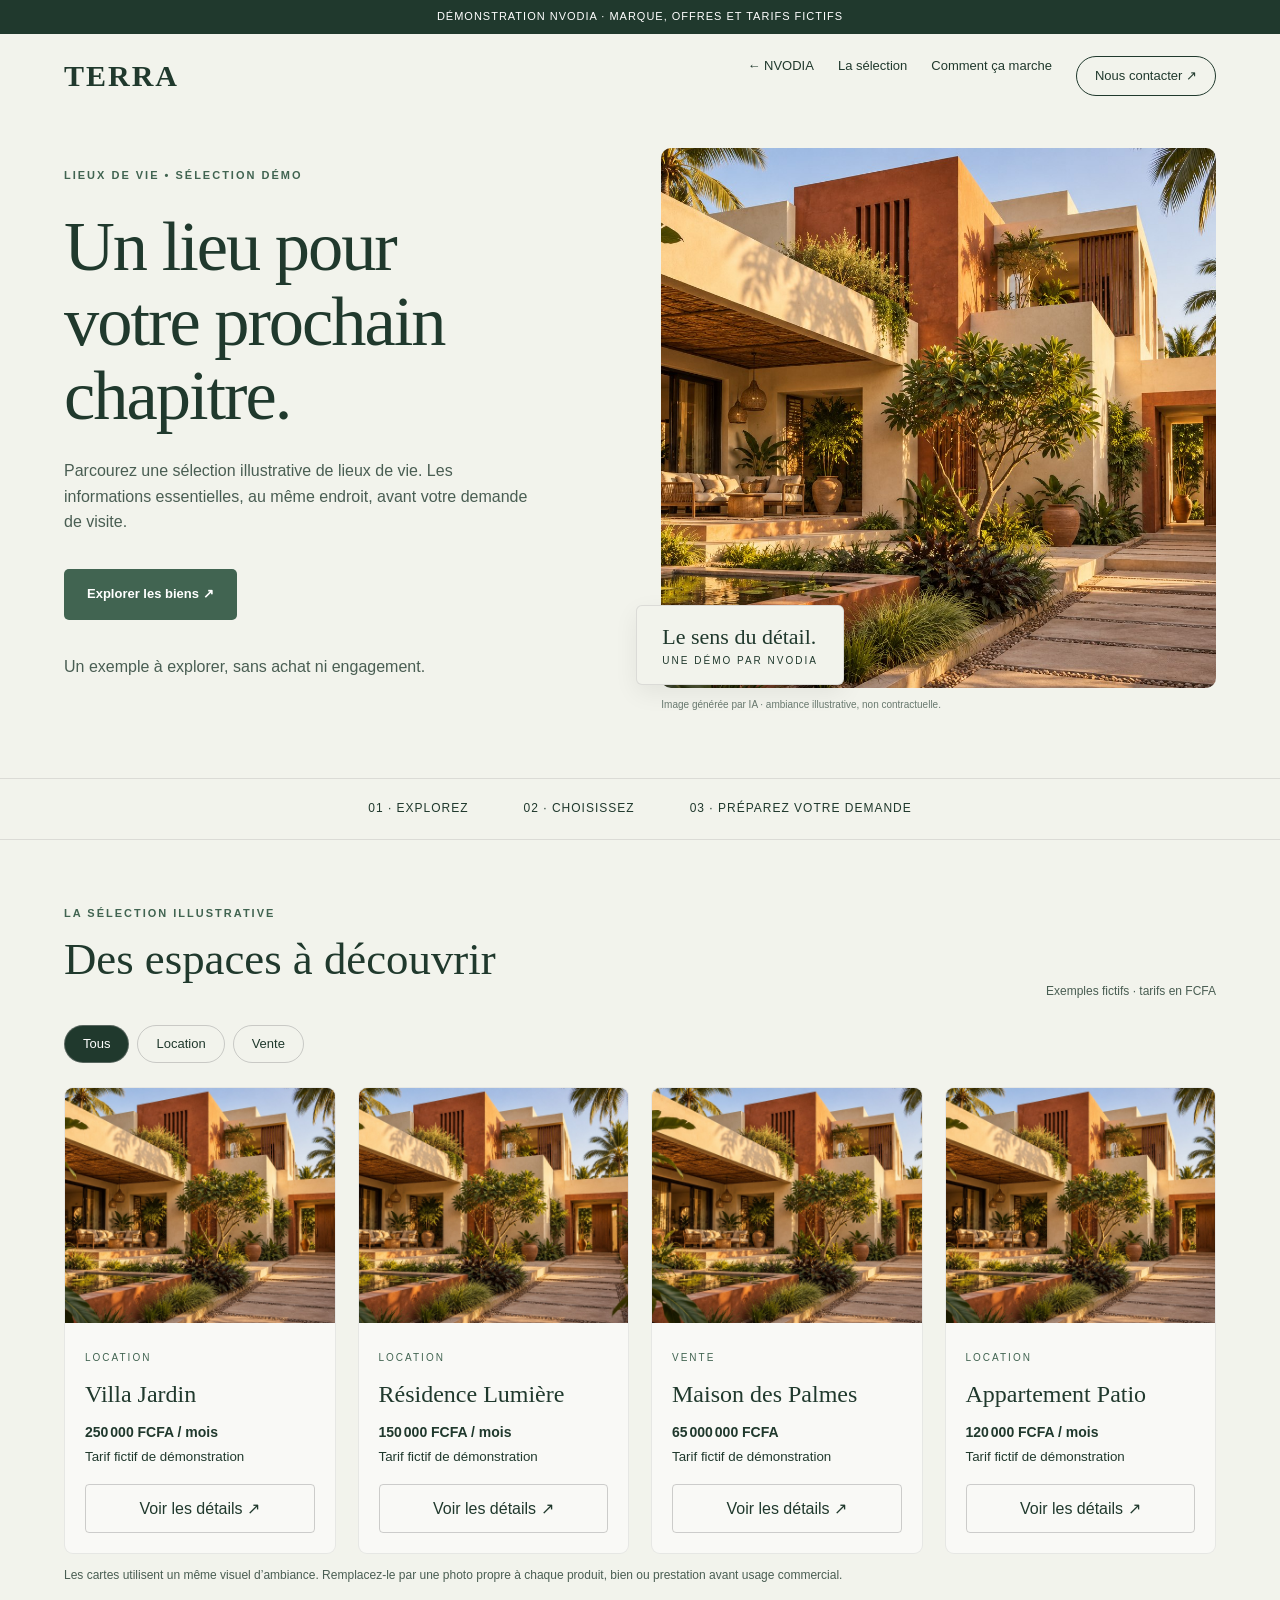
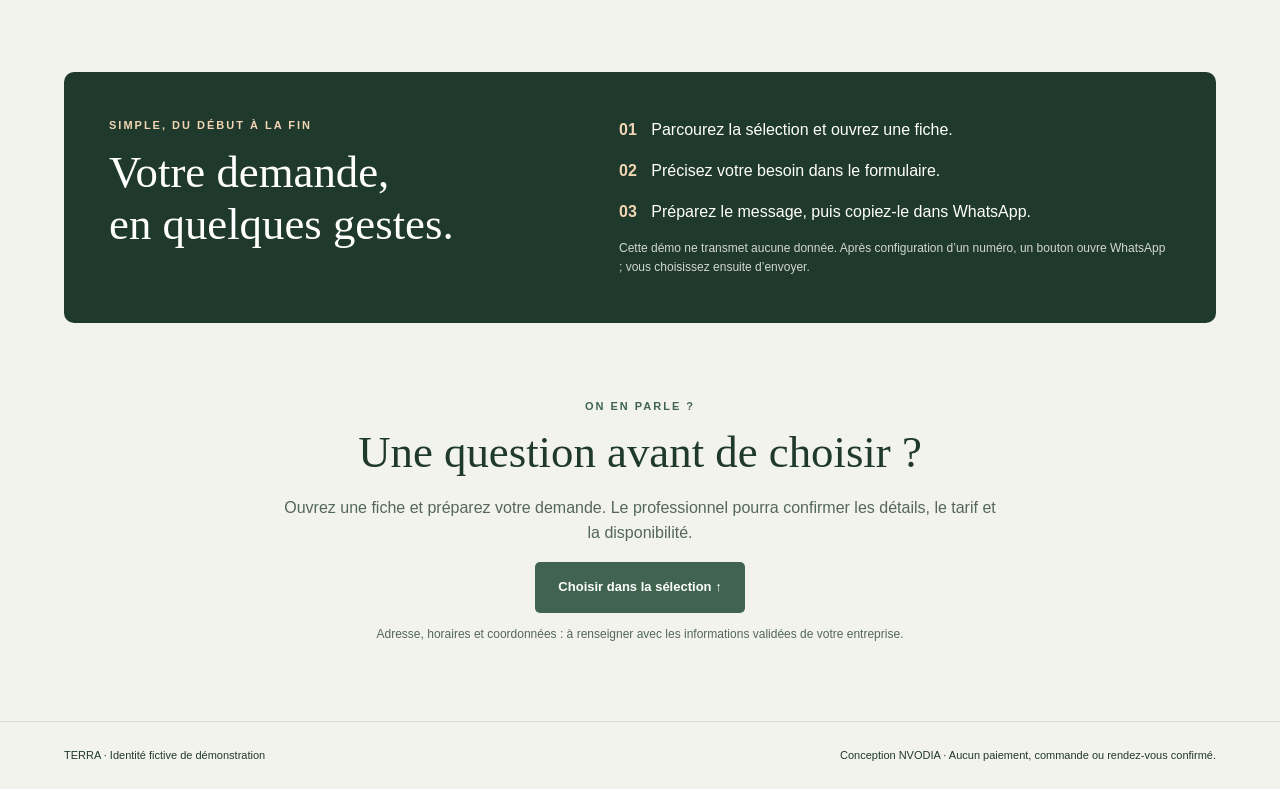
<file: demos/nvodia/immobilier.html>
<!doctype html><html lang="fr"><head><meta charset="utf-8"><meta name="viewport" content="width=device-width, initial-scale=1"><meta name="description" content="Démo NVODIA : TERRA, modèle de site immobilier avec demande préparée pour WhatsApp."><title>TERRA — Démo immobilier NVODIA</title><style>:root{--accent:#416451;--bg:#f2f3ec;--dark:#20392d}[hidden]{display:none!important}*{box-sizing:border-box}html{scroll-behavior:smooth;scroll-padding-top:100px}body{margin:0;background:var(--bg);color:var(--dark);font:16px/1.6 Arial,sans-serif}button,input,textarea{font:inherit}button,a{-webkit-tap-highlight-color:transparent}a{color:inherit;text-decoration:none}button{cursor:pointer}a:focus-visible,button:focus-visible,input:focus-visible,textarea:focus-visible{outline:3px solid var(--accent);outline-offset:4px}.demo{padding:8px 20px;text-align:center;background:var(--dark);color:white;font-size:11px;letter-spacing:1px}header{max-width:1280px;margin:auto;padding:22px 5%;display:flex;align-items:center;justify-content:space-between;gap:20px}.brand{font: bold 30px Georgia,serif;letter-spacing:2px}nav{display:flex;gap:24px;font-size:13px}.pill{border:1px solid currentColor;border-radius:30px;padding:9px 18px}.hero{max-width:1440px;margin:auto;padding:30px 5% 65px;display:grid;grid-template-columns:1fr 1.05fr;gap:6%;align-items:center}.eyebrow{text-transform:uppercase;letter-spacing:2px;font-size:11px;color:var(--accent);font-weight:bold}.hero h1{font:clamp(43px,5.5vw,84px)/1.06 Georgia,serif;letter-spacing:-2px;margin:25px 0}.hero p{max-width:470px;font-size:16px;opacity:.8}.btn{display:inline-block;background:var(--accent);color:#fff;border:0;padding:15px 23px;border-radius:5px;font-weight:bold;font-size:13px}.hero .btn{margin:18px 0}.hero-img{position:relative}.hero-img img{width:100%;height:540px;object-fit:cover;border-radius:150px 150px 10px 10px;display:block}.image-note{font-size:10px;opacity:.65;margin-top:9px}.stamp{position:absolute;bottom:28px;left:-25px;background:var(--bg);border:1px solid #aaa5;padding:18px 25px;border-radius:6px;font:22px Georgia,serif;box-shadow:0 8px 25px #0001}.stamp small{display:block;font:10px Arial,sans-serif;letter-spacing:2px;margin-top:5px}.strip{border-top:1px solid #9994;border-bottom:1px solid #9994;display:flex;justify-content:center;gap:55px;padding:20px 5%;font-size:12px;letter-spacing:1px}.catalog{padding:65px 5%;max-width:1440px;margin:auto}h2{font:clamp(30px,3.5vw,48px)/1.15 Georgia,serif;margin:12px 0 15px}.section-head{display:flex;justify-content:space-between;align-items:end;gap:20px}.filters{display:flex;gap:8px;flex-wrap:wrap;margin:24px 0}.filter{border:1px solid #9997;background:transparent;color:var(--dark);padding:8px 18px;border-radius:30px;font-size:13px}.filter.active{background:var(--dark);color:white}.cards{display:grid;grid-template-columns:repeat(4,1fr);gap:22px}.card{background:#fff8;border:1px solid #9993;border-radius:9px;overflow:hidden}.card img{display:block;width:100%;height:235px;object-fit:cover}.card:nth-child(2) img{object-position:70% center}.card:nth-child(3) img{object-position:25% center}.card-body{padding:20px}.category{font-size:10px;letter-spacing:2px;color:var(--accent);text-transform:uppercase}.card h3{font:24px/1.15 Georgia,serif;margin:12px 0}.price{font-size:14px;font-weight:bold}.card button{width:100%;margin-top:15px;background:transparent;border:1px solid #9997;padding:11px;color:var(--dark);border-radius:4px}.explain{margin:10px 5% 60px;padding:45px;background:var(--dark);color:white;border-radius:10px;display:grid;grid-template-columns:1fr 1.2fr;gap:50px}.steps{display:grid;gap:15px}.steps p{margin:0}.steps b{color:#f2d6b4;margin-right:10px}.contact{max-width:850px;margin:0 auto;padding:15px 5% 65px;text-align:center}.contact p{opacity:.75}footer{border-top:1px solid #9994;padding:25px 5%;display:flex;justify-content:space-between;gap:15px;font-size:11px}dialog{border:0;border-radius:14px;padding:0;width:min(620px,92vw);max-height:90vh;background:var(--bg);color:var(--dark)}dialog::backdrop{background:#17201bc4}.modal-inner{padding:28px}.close{float:right;border:1px solid #9997;background:transparent;border-radius:50%;width:36px;height:36px;color:var(--dark)}label{display:block;font-size:13px;font-weight:bold;margin:15px 0 6px}input,textarea{width:100%;padding:12px;border:1px solid #9998;border-radius:5px;background:#fff;color:#222}textarea{min-height:90px}.actions{display:flex;flex-wrap:wrap;gap:10px;margin:18px 0}.secondary{background:transparent;border:1px solid var(--accent);color:var(--accent)}.notice{font-size:12px;opacity:.8}.status{font-size:13px;font-weight:bold}.message{white-space:pre-wrap;background:#fff9;padding:15px;border:1px solid #9995;border-radius:6px;font:13px/1.5 Arial,sans-serif}body.immobilier .hero-img img{border-radius:10px}body.beaute .hero-img img{border-radius:50% 50% 8px 8px}body.patisserie .hero-img img{border-radius:48% 48% 15px 15px}@media(max-width:1000px){.cards{grid-template-columns:repeat(2,1fr)}.hero-img img{height:450px}.hero h1{font-size:55px}}@media(max-width:650px){header{padding:18px 6%}nav a:not(.pill){display:none}.brand{font-size:25px}.hero{grid-template-columns:1fr;padding:20px 6% 40px;gap:25px}.hero h1{font-size:49px;letter-spacing:-1.5px}.hero-img img{height:360px}.stamp{left:12px;bottom:22px;font-size:19px}.strip{gap:13px;flex-wrap:wrap;font-size:10px}.catalog{padding:40px 6%}.section-head{display:block}.cards{gap:12px}.card img{height:165px}.card-body{padding:13px}.card h3{font-size:21px}.card button{font-size:12px;padding:10px 3px}.price{font-size:12px}.explain{grid-template-columns:1fr;padding:28px;gap:20px;margin:0 6% 40px}footer{flex-direction:column}.modal-inner{padding:22px}.demo{font-size:9px}.contact{padding-bottom:40px}}@media(prefers-reduced-motion:reduce){html{scroll-behavior:auto}}</style></head><body class="immobilier"><div class="demo">DÉMONSTRATION NVODIA · MARQUE, OFFRES ET TARIFS FICTIFS</div><header><a href="#" class="brand">TERRA</a><nav aria-label="Navigation principale"><a href="../../realisations.html">← NVODIA</a><a href="#selection">La sélection</a><a href="#fonctionnement">Comment ça marche</a><a href="#contact" class="pill">Nous contacter ↗</a></nav></header><main><section class="hero"><div><div class="eyebrow">LIEUX DE VIE • SÉLECTION DÉMO</div><h1>Un lieu pour<br>votre prochain chapitre.</h1><p>Parcourez une sélection illustrative de lieux de vie. Les informations essentielles, au même endroit, avant votre demande de visite.</p><a class="btn" href="#selection">Explorer les biens ↗</a><p class="notice">Un exemple à explorer, sans achat ni engagement.</p></div><div class="hero-img"><img src="images/immobilier.jpg" alt="Visuel d’ambiance illustratif pour TERRA" fetchpriority="high"><div class="stamp">Le sens du détail.<small>UNE DÉMO PAR NVODIA</small></div><div class="image-note">Image générée par IA · ambiance illustrative, non contractuelle.</div></div></section><div class="strip"><span>01 · EXPLOREZ</span><span>02 · CHOISISSEZ</span><span>03 · PRÉPAREZ VOTRE DEMANDE</span></div><section id="selection" class="catalog"><div class="section-head"><div><div class="eyebrow">La sélection illustrative</div><h2>Des espaces à découvrir</h2></div><span class="notice">Exemples fictifs · tarifs en FCFA</span></div><div class="filters" aria-label="Filtrer la sélection"><button class="filter active" aria-pressed="true" type="button">Tous</button><button class="filter " aria-pressed="false" type="button">Location</button><button class="filter " aria-pressed="false" type="button">Vente</button></div><div class="cards"></div><p class="notice">Les cartes utilisent un même visuel d’ambiance. Remplacez-le par une photo propre à chaque produit, bien ou prestation avant usage commercial.</p></section><section id="fonctionnement" class="explain"><div><div class="eyebrow" style="color:#f2d6b4">Simple, du début à la fin</div><h2>Votre demande,<br>en quelques gestes.</h2></div><div class="steps"><p><b>01</b> Parcourez la sélection et ouvrez une fiche.</p><p><b>02</b> Précisez votre besoin dans le formulaire.</p><p><b>03</b> Préparez le message, puis copiez-le dans WhatsApp.</p><p class="notice">Cette démo ne transmet aucune donnée. Après configuration d’un numéro, un bouton ouvre WhatsApp ; vous choisissez ensuite d’envoyer.</p></div></section><section id="contact" class="contact"><div class="eyebrow">On en parle ?</div><h2>Une question avant de choisir ?</h2><p>Ouvrez une fiche et préparez votre demande. Le professionnel pourra confirmer les détails, le tarif et la disponibilité.</p><a class="btn" href="#selection">Choisir dans la sélection ↑</a><p class="notice">Adresse, horaires et coordonnées : à renseigner avec les informations validées de votre entreprise.</p></section></main><footer><span>TERRA · Identité fictive de démonstration</span><span>Conception NVODIA · Aucun paiement, commande ou rendez-vous confirmé.</span></footer><dialog aria-labelledby="item-title"><div class="modal-inner"><button class="close" aria-label="Fermer" type="button">×</button><div class="eyebrow">Votre sélection</div><h2 id="item-title"></h2><p id="item-info"></p><p id="item-price" class="price"></p><form><label for="name">Votre prénom</label><input id="name" name="name" required maxlength="80" autocomplete="given-name"><label for="details">Jour souhaité et questions sur le bien</label><textarea id="details" name="details" required maxlength="1000"></textarea><button class="btn" type="submit">Préparer ma demande ↗</button></form><div id="result" hidden><p class="notice">Aperçu du message :</p><div id="message" class="message"></div><div class="actions"><button id="copy" class="btn secondary" type="button">Copier le message</button><a id="whatsapp" class="btn" target="_blank" rel="noopener" hidden>Ouvrir WhatsApp</a></div></div><p id="status" class="status" role="status" aria-live="polite"></p><p class="notice">Mode démo : aucun envoi automatique ni stockage.</p></div></dialog><script>// Configuration : remplacer par le numéro du CLIENT après accord (format international sans +).
const WHATSAPP_NUMBER = "";
const DATA = {"slug": "immobilier", "brand": "TERRA", "tag": "LIEUX DE VIE • SÉLECTION DÉMO", "title": "Un lieu pour<br>votre prochain chapitre.", "intro": "Parcourez une sélection illustrative de lieux de vie. Les informations essentielles, au même endroit, avant votre demande de visite.", "accent": "#416451", "bg": "#f2f3ec", "dark": "#20392d", "cta": "Explorer les biens", "section": "Des espaces à découvrir", "cats": ["Tous", "Location", "Vente"], "action": "Demander une visite", "fields": "Jour souhaité et questions sur le bien", "people": "Forlake Immobilier · BG IMMO · Bon Avenir Center, si son activité immobilière est confirmée", "why": "Montrer une fiche de bien claire et une demande de visite. Les annonces ne représentent aucun bien réellement disponible.", "items": [["Villa Jardin", "Location", 250000, "Abomey-Calavi · Exemple fictif · 3 chambres · 140 m² · Prix mensuel illustratif."], ["Résidence Lumière", "Location", 150000, "Cotonou · Exemple fictif · 2 chambres · 90 m² · Prix mensuel illustratif."], ["Maison des Palmes", "Vente", 65000000, "Abomey-Calavi · Exemple fictif · 4 chambres · 220 m²."], ["Appartement Patio", "Location", 120000, "Cotonou · Exemple fictif · 2 chambres · 75 m² · Prix mensuel illustratif."]]};
const list = document.querySelector('.cards');
const formatPrice = n => new Intl.NumberFormat('fr-FR').format(n) + ' FCFA';
function render(category='Tous') {
 list.innerHTML='';
 DATA.items.forEach((item,i)=>{
  if(category!=='Tous' && item[1]!==category)return;
  const card=document.createElement('article');card.className='card';
  // Le même visuel d’ambiance sert d’illustration : ce ne sont pas des photos contractuelles.
  card.innerHTML=`<img src="${document.querySelector('.hero-img img').src}" alt="Illustration d’ambiance ${DATA.slug}" loading="lazy"><div class="card-body"><span class="category">${item[1]}</span><h3>${item[0]}</h3><div class="price">${formatPrice(item[2])}${DATA.slug==='immobilier' && item[1]==='Location'?' / mois':''}</div><small>Tarif fictif de démonstration</small><button type="button">Voir les détails ↗</button></div>`;
  card.querySelector('button').addEventListener('click',()=>openItem(i));list.append(card);
 });
}
document.querySelectorAll('.filter').forEach(button=>button.addEventListener('click',()=>{
 document.querySelectorAll('.filter').forEach(b=>{b.classList.remove('active');b.setAttribute('aria-pressed','false')});
 button.classList.add('active');button.setAttribute('aria-pressed','true');render(button.textContent);
}));
const modal=document.querySelector('dialog');let selected=null;
function openItem(i){selected=DATA.items[i];document.querySelector('#item-title').textContent=selected[0];document.querySelector('#item-info').textContent=selected[3];document.querySelector('#item-price').textContent=formatPrice(selected[2])+' — tarif fictif';document.querySelector('form').reset();document.querySelector('#result').hidden=true;document.querySelector('#status').textContent='';modal.showModal()}
document.querySelector('.close').addEventListener('click',()=>modal.close());
modal.addEventListener('click',e=>{if(e.target===modal){const r=modal.getBoundingClientRect();if(e.clientX<r.left||e.clientX>r.right||e.clientY<r.top||e.clientY>r.bottom)modal.close()}});
document.querySelector('form').addEventListener('submit',e=>{
 e.preventDefault();
 const name=document.querySelector('#name').value.trim();
 const details=document.querySelector('#details').value.trim();
 const message=`Bonjour, je m’appelle ${name}.
Je souhaite des informations sur : ${selected[0]}.
${details}
Merci de confirmer le tarif et la disponibilité.`;
 document.querySelector('#message').textContent=message;document.querySelector('#result').hidden=false;document.querySelector('#status').textContent='Message préparé. Aucune demande envoyée.';
 const link=document.querySelector('#whatsapp');link.hidden=!/^\d{8,15}$/.test(WHATSAPP_NUMBER);link.href=link.hidden?'#':'https://wa.me/'+WHATSAPP_NUMBER+'?text='+encodeURIComponent(message);
});
document.querySelector('#copy').addEventListener('click',async()=>{const value=document.querySelector('#message').textContent;try{if(!navigator.clipboard)throw Error();await navigator.clipboard.writeText(value);document.querySelector('#status').textContent='Message copié. Vous pouvez le coller dans WhatsApp.'}catch{document.querySelector('#status').textContent='Copie automatique indisponible : sélectionnez le texte du message et copiez-le manuellement.';const range=document.createRange();range.selectNodeContents(document.querySelector('#message'));const selection=window.getSelection();selection.removeAllRanges();selection.addRange(range)}});
render();</script></body></html>
</file>
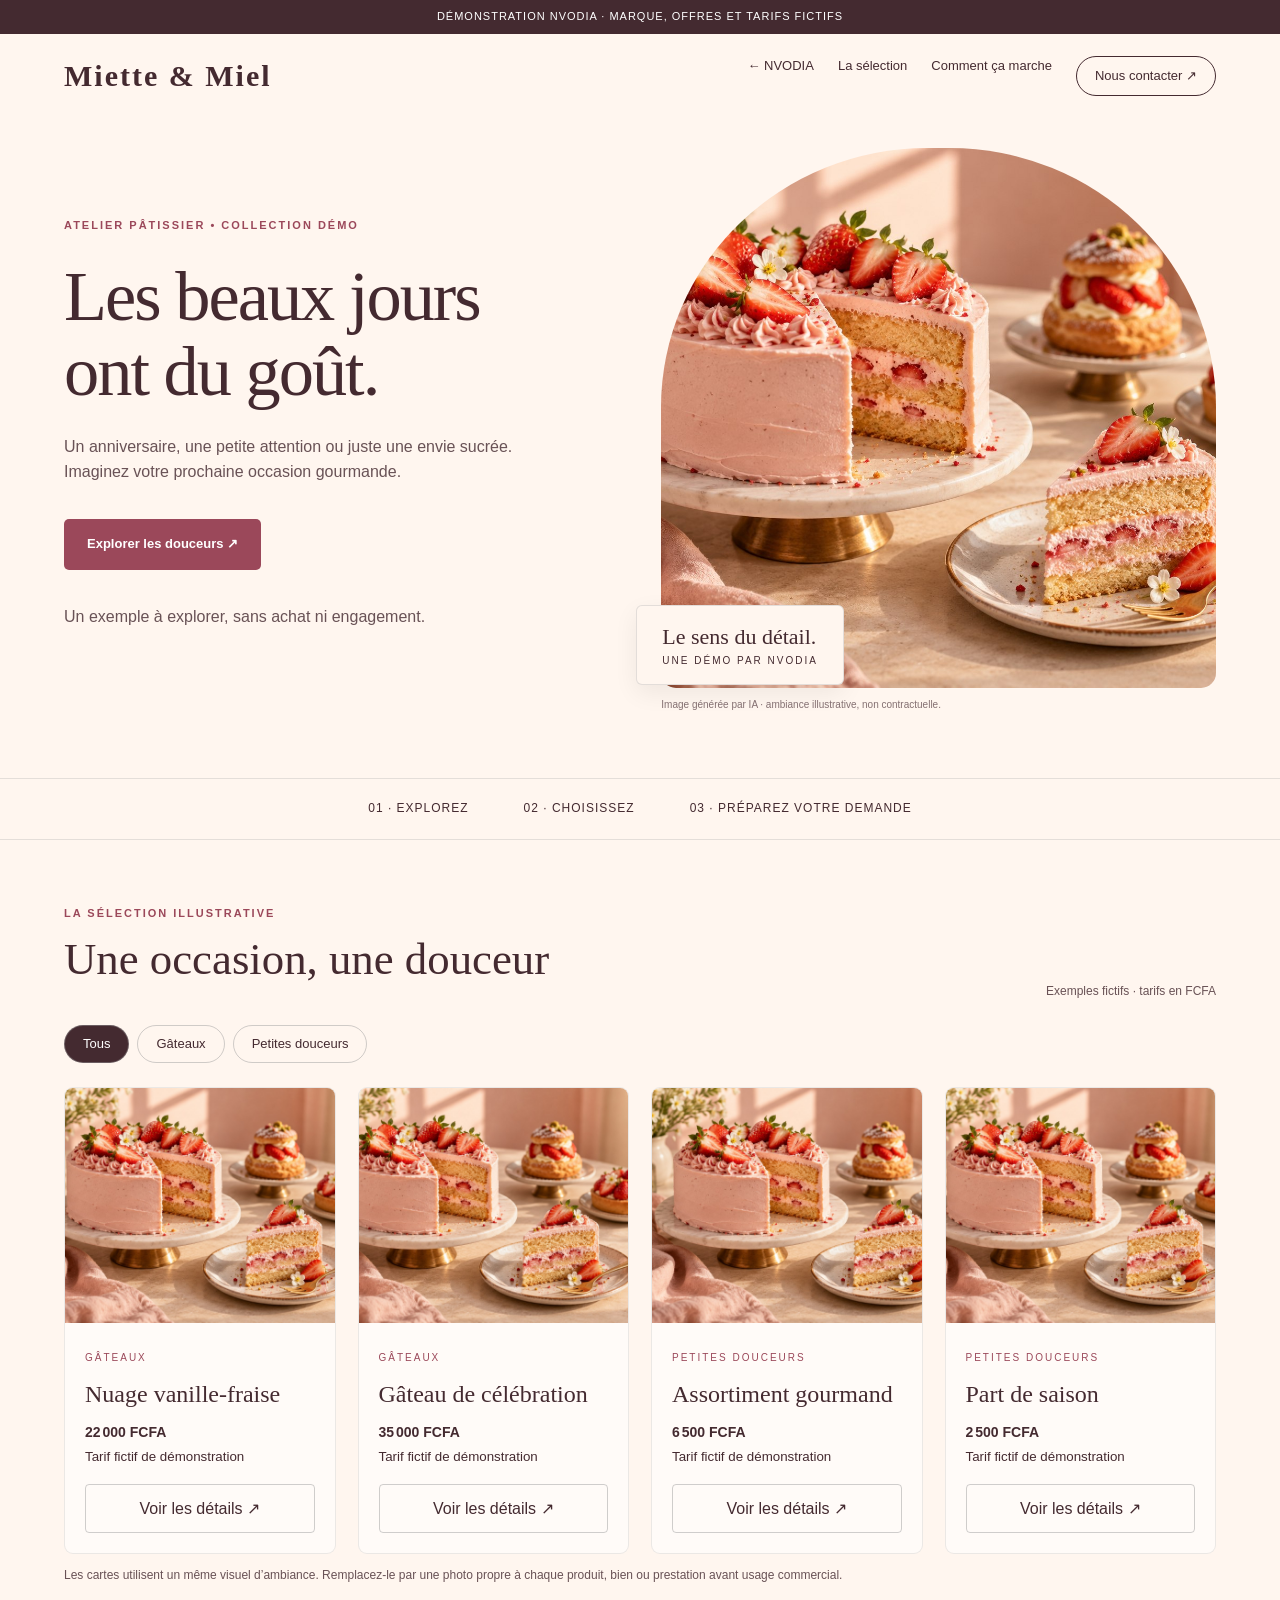
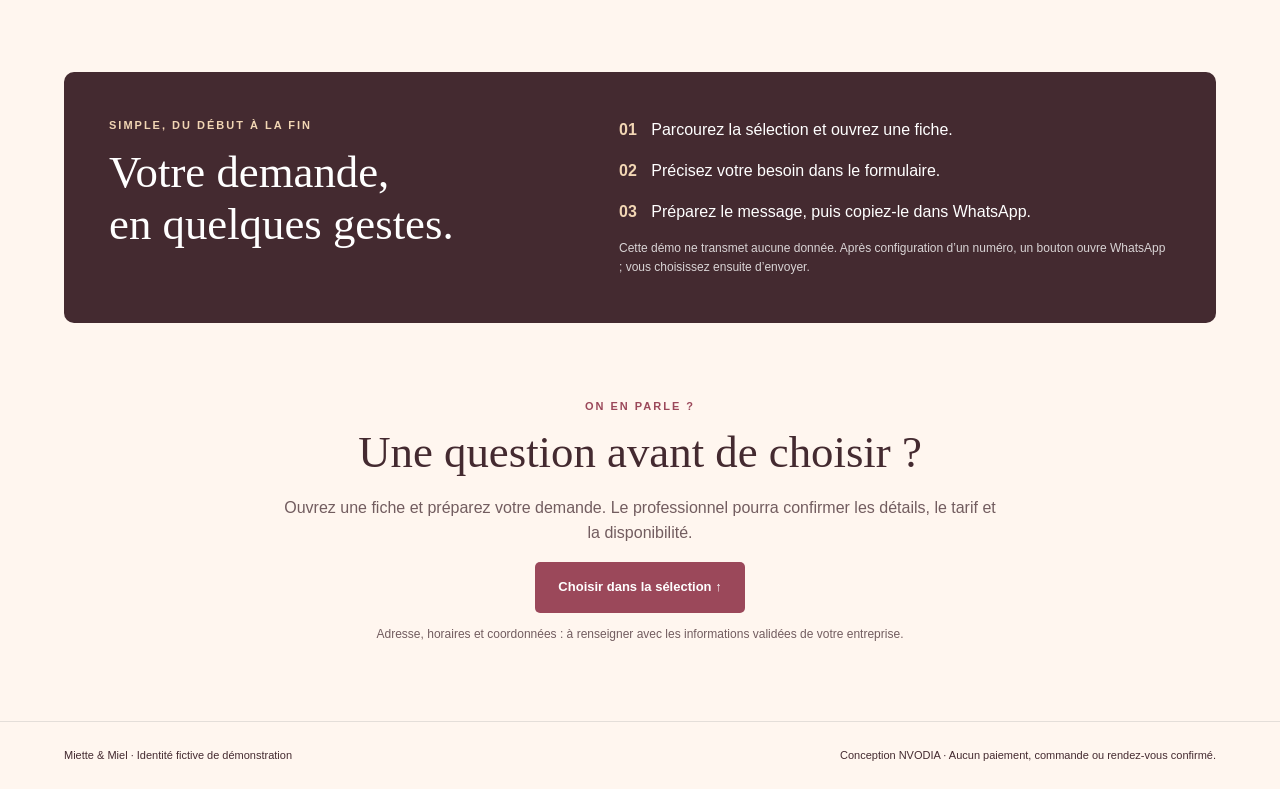
<file: demos/nvodia/patisserie.html>
<!doctype html><html lang="fr"><head><meta charset="utf-8"><meta name="viewport" content="width=device-width, initial-scale=1"><meta name="description" content="Démo NVODIA : Miette & Miel, modèle de site patisserie avec demande préparée pour WhatsApp."><title>Miette & Miel — Démo patisserie NVODIA</title><style>:root{--accent:#9b485a;--bg:#fff6ef;--dark:#442a30}[hidden]{display:none!important}*{box-sizing:border-box}html{scroll-behavior:smooth;scroll-padding-top:100px}body{margin:0;background:var(--bg);color:var(--dark);font:16px/1.6 Arial,sans-serif}button,input,textarea{font:inherit}button,a{-webkit-tap-highlight-color:transparent}a{color:inherit;text-decoration:none}button{cursor:pointer}a:focus-visible,button:focus-visible,input:focus-visible,textarea:focus-visible{outline:3px solid var(--accent);outline-offset:4px}.demo{padding:8px 20px;text-align:center;background:var(--dark);color:white;font-size:11px;letter-spacing:1px}header{max-width:1280px;margin:auto;padding:22px 5%;display:flex;align-items:center;justify-content:space-between;gap:20px}.brand{font: bold 30px Georgia,serif;letter-spacing:2px}nav{display:flex;gap:24px;font-size:13px}.pill{border:1px solid currentColor;border-radius:30px;padding:9px 18px}.hero{max-width:1440px;margin:auto;padding:30px 5% 65px;display:grid;grid-template-columns:1fr 1.05fr;gap:6%;align-items:center}.eyebrow{text-transform:uppercase;letter-spacing:2px;font-size:11px;color:var(--accent);font-weight:bold}.hero h1{font:clamp(43px,5.5vw,84px)/1.06 Georgia,serif;letter-spacing:-2px;margin:25px 0}.hero p{max-width:470px;font-size:16px;opacity:.8}.btn{display:inline-block;background:var(--accent);color:#fff;border:0;padding:15px 23px;border-radius:5px;font-weight:bold;font-size:13px}.hero .btn{margin:18px 0}.hero-img{position:relative}.hero-img img{width:100%;height:540px;object-fit:cover;border-radius:150px 150px 10px 10px;display:block}.image-note{font-size:10px;opacity:.65;margin-top:9px}.stamp{position:absolute;bottom:28px;left:-25px;background:var(--bg);border:1px solid #aaa5;padding:18px 25px;border-radius:6px;font:22px Georgia,serif;box-shadow:0 8px 25px #0001}.stamp small{display:block;font:10px Arial,sans-serif;letter-spacing:2px;margin-top:5px}.strip{border-top:1px solid #9994;border-bottom:1px solid #9994;display:flex;justify-content:center;gap:55px;padding:20px 5%;font-size:12px;letter-spacing:1px}.catalog{padding:65px 5%;max-width:1440px;margin:auto}h2{font:clamp(30px,3.5vw,48px)/1.15 Georgia,serif;margin:12px 0 15px}.section-head{display:flex;justify-content:space-between;align-items:end;gap:20px}.filters{display:flex;gap:8px;flex-wrap:wrap;margin:24px 0}.filter{border:1px solid #9997;background:transparent;color:var(--dark);padding:8px 18px;border-radius:30px;font-size:13px}.filter.active{background:var(--dark);color:white}.cards{display:grid;grid-template-columns:repeat(4,1fr);gap:22px}.card{background:#fff8;border:1px solid #9993;border-radius:9px;overflow:hidden}.card img{display:block;width:100%;height:235px;object-fit:cover}.card:nth-child(2) img{object-position:70% center}.card:nth-child(3) img{object-position:25% center}.card-body{padding:20px}.category{font-size:10px;letter-spacing:2px;color:var(--accent);text-transform:uppercase}.card h3{font:24px/1.15 Georgia,serif;margin:12px 0}.price{font-size:14px;font-weight:bold}.card button{width:100%;margin-top:15px;background:transparent;border:1px solid #9997;padding:11px;color:var(--dark);border-radius:4px}.explain{margin:10px 5% 60px;padding:45px;background:var(--dark);color:white;border-radius:10px;display:grid;grid-template-columns:1fr 1.2fr;gap:50px}.steps{display:grid;gap:15px}.steps p{margin:0}.steps b{color:#f2d6b4;margin-right:10px}.contact{max-width:850px;margin:0 auto;padding:15px 5% 65px;text-align:center}.contact p{opacity:.75}footer{border-top:1px solid #9994;padding:25px 5%;display:flex;justify-content:space-between;gap:15px;font-size:11px}dialog{border:0;border-radius:14px;padding:0;width:min(620px,92vw);max-height:90vh;background:var(--bg);color:var(--dark)}dialog::backdrop{background:#17201bc4}.modal-inner{padding:28px}.close{float:right;border:1px solid #9997;background:transparent;border-radius:50%;width:36px;height:36px;color:var(--dark)}label{display:block;font-size:13px;font-weight:bold;margin:15px 0 6px}input,textarea{width:100%;padding:12px;border:1px solid #9998;border-radius:5px;background:#fff;color:#222}textarea{min-height:90px}.actions{display:flex;flex-wrap:wrap;gap:10px;margin:18px 0}.secondary{background:transparent;border:1px solid var(--accent);color:var(--accent)}.notice{font-size:12px;opacity:.8}.status{font-size:13px;font-weight:bold}.message{white-space:pre-wrap;background:#fff9;padding:15px;border:1px solid #9995;border-radius:6px;font:13px/1.5 Arial,sans-serif}body.immobilier .hero-img img{border-radius:10px}body.beaute .hero-img img{border-radius:50% 50% 8px 8px}body.patisserie .hero-img img{border-radius:48% 48% 15px 15px}@media(max-width:1000px){.cards{grid-template-columns:repeat(2,1fr)}.hero-img img{height:450px}.hero h1{font-size:55px}}@media(max-width:650px){header{padding:18px 6%}nav a:not(.pill){display:none}.brand{font-size:25px}.hero{grid-template-columns:1fr;padding:20px 6% 40px;gap:25px}.hero h1{font-size:49px;letter-spacing:-1.5px}.hero-img img{height:360px}.stamp{left:12px;bottom:22px;font-size:19px}.strip{gap:13px;flex-wrap:wrap;font-size:10px}.catalog{padding:40px 6%}.section-head{display:block}.cards{gap:12px}.card img{height:165px}.card-body{padding:13px}.card h3{font-size:21px}.card button{font-size:12px;padding:10px 3px}.price{font-size:12px}.explain{grid-template-columns:1fr;padding:28px;gap:20px;margin:0 6% 40px}footer{flex-direction:column}.modal-inner{padding:22px}.demo{font-size:9px}.contact{padding-bottom:40px}}@media(prefers-reduced-motion:reduce){html{scroll-behavior:auto}}</style></head><body class="patisserie"><div class="demo">DÉMONSTRATION NVODIA · MARQUE, OFFRES ET TARIFS FICTIFS</div><header><a href="#" class="brand">Miette & Miel</a><nav aria-label="Navigation principale"><a href="../../realisations.html">← NVODIA</a><a href="#selection">La sélection</a><a href="#fonctionnement">Comment ça marche</a><a href="#contact" class="pill">Nous contacter ↗</a></nav></header><main><section class="hero"><div><div class="eyebrow">ATELIER PÂTISSIER • COLLECTION DÉMO</div><h1>Les beaux jours<br>ont du goût.</h1><p>Un anniversaire, une petite attention ou juste une envie sucrée. Imaginez votre prochaine occasion gourmande.</p><a class="btn" href="#selection">Explorer les douceurs ↗</a><p class="notice">Un exemple à explorer, sans achat ni engagement.</p></div><div class="hero-img"><img src="images/patisserie.jpg" alt="Visuel d’ambiance illustratif pour Miette & Miel" fetchpriority="high"><div class="stamp">Le sens du détail.<small>UNE DÉMO PAR NVODIA</small></div><div class="image-note">Image générée par IA · ambiance illustrative, non contractuelle.</div></div></section><div class="strip"><span>01 · EXPLOREZ</span><span>02 · CHOISISSEZ</span><span>03 · PRÉPAREZ VOTRE DEMANDE</span></div><section id="selection" class="catalog"><div class="section-head"><div><div class="eyebrow">La sélection illustrative</div><h2>Une occasion, une douceur</h2></div><span class="notice">Exemples fictifs · tarifs en FCFA</span></div><div class="filters" aria-label="Filtrer la sélection"><button class="filter active" aria-pressed="true" type="button">Tous</button><button class="filter " aria-pressed="false" type="button">Gâteaux</button><button class="filter " aria-pressed="false" type="button">Petites douceurs</button></div><div class="cards"></div><p class="notice">Les cartes utilisent un même visuel d’ambiance. Remplacez-le par une photo propre à chaque produit, bien ou prestation avant usage commercial.</p></section><section id="fonctionnement" class="explain"><div><div class="eyebrow" style="color:#f2d6b4">Simple, du début à la fin</div><h2>Votre demande,<br>en quelques gestes.</h2></div><div class="steps"><p><b>01</b> Parcourez la sélection et ouvrez une fiche.</p><p><b>02</b> Précisez votre besoin dans le formulaire.</p><p><b>03</b> Préparez le message, puis copiez-le dans WhatsApp.</p><p class="notice">Cette démo ne transmet aucune donnée. Après configuration d’un numéro, un bouton ouvre WhatsApp ; vous choisissez ensuite d’envoyer.</p></div></section><section id="contact" class="contact"><div class="eyebrow">On en parle ?</div><h2>Une question avant de choisir ?</h2><p>Ouvrez une fiche et préparez votre demande. Le professionnel pourra confirmer les détails, le tarif et la disponibilité.</p><a class="btn" href="#selection">Choisir dans la sélection ↑</a><p class="notice">Adresse, horaires et coordonnées : à renseigner avec les informations validées de votre entreprise.</p></section></main><footer><span>Miette & Miel · Identité fictive de démonstration</span><span>Conception NVODIA · Aucun paiement, commande ou rendez-vous confirmé.</span></footer><dialog aria-labelledby="item-title"><div class="modal-inner"><button class="close" aria-label="Fermer" type="button">×</button><div class="eyebrow">Votre sélection</div><h2 id="item-title"></h2><p id="item-info"></p><p id="item-price" class="price"></p><form><label for="name">Votre prénom</label><input id="name" name="name" required maxlength="80" autocomplete="given-name"><label for="details">Date souhaitée, nombre de parts et personnalisation</label><textarea id="details" name="details" required maxlength="1000"></textarea><button class="btn" type="submit">Préparer ma demande ↗</button></form><div id="result" hidden><p class="notice">Aperçu du message :</p><div id="message" class="message"></div><div class="actions"><button id="copy" class="btn secondary" type="button">Copier le message</button><a id="whatsapp" class="btn" target="_blank" rel="noopener" hidden>Ouvrir WhatsApp</a></div></div><p id="status" class="status" role="status" aria-live="polite"></p><p class="notice">Mode démo : aucun envoi automatique ni stockage.</p></div></dialog><script>// Configuration : remplacer par le numéro du CLIENT après accord (format international sans +).
const WHATSAPP_NUMBER = "";
const DATA = {"slug": "patisserie", "brand": "Miette & Miel", "tag": "ATELIER PÂTISSIER • COLLECTION DÉMO", "title": "Les beaux jours<br>ont du goût.", "intro": "Un anniversaire, une petite attention ou juste une envie sucrée. Imaginez votre prochaine occasion gourmande.", "accent": "#9b485a", "bg": "#fff6ef", "dark": "#442a30", "cta": "Explorer les douceurs", "section": "Une occasion, une douceur", "cats": ["Tous", "Gâteaux", "Petites douceurs"], "action": "Demander ce gâteau / produit", "fields": "Date souhaitée, nombre de parts et personnalisation", "people": "Les Délices de Tata Dodo · Les Délices de Nyora", "why": "Montrer les modèles puis recueillir une date et un nombre de parts, sans prétendre confirmer une commande.", "items": [["Nuage vanille-fraise", "Gâteaux", 22000, "Exemple pour 8 personnes. Décoration et tarif final à confirmer."], ["Gâteau de célébration", "Gâteaux", 35000, "Exemple pour 12 personnes. Personnalisation sur demande."], ["Assortiment gourmand", "Petites douceurs", 6500, "Une sélection illustrative de six petites douceurs."], ["Part de saison", "Petites douceurs", 2500, "Une pause sucrée. Recette et disponibilité à confirmer."]]};
const list = document.querySelector('.cards');
const formatPrice = n => new Intl.NumberFormat('fr-FR').format(n) + ' FCFA';
function render(category='Tous') {
 list.innerHTML='';
 DATA.items.forEach((item,i)=>{
  if(category!=='Tous' && item[1]!==category)return;
  const card=document.createElement('article');card.className='card';
  // Le même visuel d’ambiance sert d’illustration : ce ne sont pas des photos contractuelles.
  card.innerHTML=`<img src="${document.querySelector('.hero-img img').src}" alt="Illustration d’ambiance ${DATA.slug}" loading="lazy"><div class="card-body"><span class="category">${item[1]}</span><h3>${item[0]}</h3><div class="price">${formatPrice(item[2])}${DATA.slug==='immobilier' && item[1]==='Location'?' / mois':''}</div><small>Tarif fictif de démonstration</small><button type="button">Voir les détails ↗</button></div>`;
  card.querySelector('button').addEventListener('click',()=>openItem(i));list.append(card);
 });
}
document.querySelectorAll('.filter').forEach(button=>button.addEventListener('click',()=>{
 document.querySelectorAll('.filter').forEach(b=>{b.classList.remove('active');b.setAttribute('aria-pressed','false')});
 button.classList.add('active');button.setAttribute('aria-pressed','true');render(button.textContent);
}));
const modal=document.querySelector('dialog');let selected=null;
function openItem(i){selected=DATA.items[i];document.querySelector('#item-title').textContent=selected[0];document.querySelector('#item-info').textContent=selected[3];document.querySelector('#item-price').textContent=formatPrice(selected[2])+' — tarif fictif';document.querySelector('form').reset();document.querySelector('#result').hidden=true;document.querySelector('#status').textContent='';modal.showModal()}
document.querySelector('.close').addEventListener('click',()=>modal.close());
modal.addEventListener('click',e=>{if(e.target===modal){const r=modal.getBoundingClientRect();if(e.clientX<r.left||e.clientX>r.right||e.clientY<r.top||e.clientY>r.bottom)modal.close()}});
document.querySelector('form').addEventListener('submit',e=>{
 e.preventDefault();
 const name=document.querySelector('#name').value.trim();
 const details=document.querySelector('#details').value.trim();
 const message=`Bonjour, je m’appelle ${name}.
Je souhaite des informations sur : ${selected[0]}.
${details}
Merci de confirmer le tarif et la disponibilité.`;
 document.querySelector('#message').textContent=message;document.querySelector('#result').hidden=false;document.querySelector('#status').textContent='Message préparé. Aucune demande envoyée.';
 const link=document.querySelector('#whatsapp');link.hidden=!/^\d{8,15}$/.test(WHATSAPP_NUMBER);link.href=link.hidden?'#':'https://wa.me/'+WHATSAPP_NUMBER+'?text='+encodeURIComponent(message);
});
document.querySelector('#copy').addEventListener('click',async()=>{const value=document.querySelector('#message').textContent;try{if(!navigator.clipboard)throw Error();await navigator.clipboard.writeText(value);document.querySelector('#status').textContent='Message copié. Vous pouvez le coller dans WhatsApp.'}catch{document.querySelector('#status').textContent='Copie automatique indisponible : sélectionnez le texte du message et copiez-le manuellement.';const range=document.createRange();range.selectNodeContents(document.querySelector('#message'));const selection=window.getSelection();selection.removeAllRanges();selection.addRange(range)}});
render();</script></body></html>
</file>
<file: assets/style.css>
@import url('https://fonts.googleapis.com/css2?family=DM+Sans:wght@400;500;600;700&family=Manrope:wght@400;500;600;700;800&display=swap');
:root{--bg:#080f1d;--surface:#101b2d;--surface2:#17243a;--text:#f8fbff;--muted:#acb9ca;--line:#29374e;--blue:#6a9fff;--violet:#a789ff;--green:#8be0c3;--radius:22px;scroll-behavior:smooth}*{box-sizing:border-box}body{margin:0;background:var(--bg);color:var(--text);font-family:'DM Sans',system-ui,sans-serif}body:before{content:"";position:absolute;pointer-events:none;z-index:-1;inset:0 0 auto;height:690px;background:radial-gradient(ellipse at 75% 0%,#273e6a88,transparent 55%),radial-gradient(ellipse at 10% 25%,#20163b88,transparent 48%)}a{color:inherit;text-decoration:none}button,input,textarea,select{font:inherit}button{cursor:pointer}.container{width:min(1140px,calc(100% - 40px));margin:auto}.topbar{border-bottom:1px solid #ffffff10}.navbar{min-height:80px;display:flex;justify-content:space-between;align-items:center;gap:24px}.brand{display:inline-flex;align-items:center;gap:11px;font-weight:800;letter-spacing:-.065em;font-size:1.45rem;font-family:Manrope,sans-serif}.brand-mark{display:grid;place-items:center;width:38px;height:38px;border-radius:12px;background:linear-gradient(135deg,#73c5ff,#8b6bff);color:#071222;font-weight:900;font-size:1.25rem;letter-spacing:-.1em}.brand b{color:var(--blue)}.navlinks{display:flex;align-items:center;gap:25px}.navlinks a{font-size:.92rem;color:#c7d3e4}.navlinks a:hover,.navlinks a[aria-current=page]{color:white}.nav-cta,.btn{display:inline-flex;gap:10px;align-items:center;justify-content:center;border:1px solid transparent;padding:14px 20px;background:linear-gradient(115deg,#75bdff,#9c8cff);color:#081222;font-weight:800;border-radius:13px;transition:transform .2s,filter .2s;min-height:48px}.btn:hover,.nav-cta:hover{transform:translateY(-2px);filter:brightness(1.07)}.btn-outline{color:#ecf5ff;background:#ffffff08;border-color:#58708e}.btn-outline:hover{background:#ffffff14}.menu-toggle{display:none;background:none;border:1px solid var(--line);border-radius:10px;padding:8px;color:white;font-size:1.5rem}.hero{padding:105px 0 90px;display:grid;grid-template-columns:1.1fr .9fr;gap:55px;align-items:center}.eyebrow{color:var(--green);letter-spacing:.15em;text-transform:uppercase;font-size:.76rem;font-weight:800}.hero h1,.page-head h1{font-family:Manrope,sans-serif;letter-spacing:-.065em;font-size:clamp(2.7rem,5.2vw,5.3rem);line-height:1.08;margin:20px 0 24px}.gradient-text{background:linear-gradient(100deg,#9dd6ff,#b3a0ff);-webkit-background-clip:text;background-clip:text;color:transparent}.lead{font-size:1.08rem;color:var(--muted);line-height:1.85;max-width:610px}.actions{display:flex;gap:12px;flex-wrap:wrap;margin-top:30px}.subnote{color:#8596b1;font-size:.78rem;margin-top:20px}.hero-art{position:relative;isolation:isolate}.hero-art:before{content:"";position:absolute;background:#466ffe66;filter:blur(80px);inset:15%;z-index:-1}.browser{background:#121e33;border:1px solid #455573;border-radius:19px;box-shadow:0 30px 90px #0009;overflow:hidden;transform:rotate(2deg)}.browser-bar{height:39px;border-bottom:1px solid #40506a;display:flex;gap:7px;align-items:center;padding:0 15px;background:#17243a}.dot{height:8px;width:8px;border-radius:50%;background:#667893}.browser-body{padding:22px}.mini-label{display:inline-block;padding:6px 10px;background:#ffffff17;border-radius:8px;color:#dbeaff;font-size:.73rem}.browser h3{font-size:2.15rem;letter-spacing:-.06em;margin:18px 0 8px;line-height:1.1}.browser p{color:#b9c8dc;font-size:.84rem;line-height:1.6}.mini-tiles{display:grid;grid-template-columns:1fr 1fr;gap:12px;margin-top:20px}.mini-tile{border-radius:12px;overflow:hidden;background:#22344e}.mini-tile img{display:block;width:100%;height:142px;object-fit:cover}.mini-tile small{display:block;padding:9px}.mini-tile .fallback{height:142px;background:linear-gradient(130deg,#705444,#ac885f)}.stats{display:grid;grid-template-columns:repeat(3,1fr);gap:12px;margin:0 0 80px}.stat{padding:20px;border:1px solid var(--line);border-radius:16px;background:#ffffff06}.stat strong{display:block;font-family:Manrope;font-size:1.7rem;letter-spacing:-.05em}.stat span{font-size:.83rem;color:var(--muted)}section{padding:70px 0}.section-head{display:flex;justify-content:space-between;gap:30px;align-items:end;margin-bottom:28px}.section-head h2,.section-title{font:800 clamp(1.9rem,3.2vw,2.7rem)/1.2 Manrope,sans-serif;letter-spacing:-.05em;margin:12px 0}.section-head p,.section-desc{color:var(--muted);line-height:1.8;max-width:500px}.grid-3{display:grid;grid-template-columns:repeat(3,1fr);gap:18px}.card{border:1px solid var(--line);border-radius:var(--radius);background:linear-gradient(165deg,#1b2940,#101929);padding:26px}.card h3{font:800 1.3rem Manrope;margin:16px 0 12px;letter-spacing:-.03em}.card p{font-size:.94rem;line-height:1.75;color:var(--muted)}.card-icon{display:grid;place-items:center;background:#668cff25;color:#a5caff;border-radius:14px;width:48px;height:48px;font-size:1.4rem}.card a.textlink{display:inline-block;margin-top:15px;color:#a4c9ff;font-weight:700}.work-grid{display:grid;grid-template-columns:1fr 1fr;gap:20px}.work-card{border:1px solid var(--line);background:var(--surface);overflow:hidden;border-radius:22px}.work-media{position:relative;height:285px;background:linear-gradient(125deg,#705848,#b89672);overflow:hidden}.work-media img{width:100%;height:100%;object-fit:cover;display:block}.work-media .over{position:absolute;left:18px;top:18px;background:#111b2be6;padding:9px 13px;border:1px solid #ffffff30;border-radius:30px;font-size:.78rem}.work-content{padding:26px}.work-content h3{font:800 1.4rem Manrope;margin:0 0 8px}.work-content p{color:var(--muted);line-height:1.7}.taglist{display:flex;gap:8px;flex-wrap:wrap;margin:17px 0}.taglist span{font-size:.77rem;color:#bad0ee;border:1px solid #40516c;padding:7px 10px;border-radius:50px}.prices{display:grid;grid-template-columns:repeat(3,1fr);gap:18px}.price-card{background:#121e31;border:1px solid #34435a;border-radius:22px;padding:27px;display:flex;flex-direction:column}.price-card.featured{border-color:#94b1ff;box-shadow:0 0 0 1px #94b1ff55;background:linear-gradient(170deg,#1d2d4f,#111d30)}.plan-name{font-weight:800;color:#c8d9f9}.amount{font:800 2.4rem Manrope;letter-spacing:-.06em;margin:15px 0}.amount small{font-size:.95rem;letter-spacing:0;color:#aabbd2}.price-card p{color:var(--muted);line-height:1.7;font-size:.91rem}.checks{list-style:none;padding:0;margin:18px 0 24px;flex:1}.checks li{color:#dfebfb;margin:12px 0;font-size:.89rem;line-height:1.5}.checks li:before{content:'✓';color:var(--green);margin-right:10px}.price-card .btn{width:100%}.muted-note{color:var(--muted);font-size:.83rem;line-height:1.7;margin-top:20px}.stepgrid{display:grid;grid-template-columns:repeat(4,1fr);gap:14px}.step{padding:23px;border:1px solid var(--line);border-radius:17px;background:#ffffff05}.step-num{color:var(--blue);font:800 1.6rem Manrope}.step h3{font-size:1.02rem;margin:17px 0 6px}.step p{color:var(--muted);line-height:1.7;font-size:.89rem}.cta-panel{padding:55px;border:1px solid #577b9d;border-radius:26px;background:radial-gradient(ellipse at 85% 25%,#3767aa55,transparent 65%),#14233b}.cta-panel h2{font:800 clamp(1.9rem,3.4vw,3rem) Manrope;letter-spacing:-.05em;margin:8px 0}.cta-panel p{max-width:640px;color:var(--muted);line-height:1.8}.page-head{padding:72px 0 36px}.page-head h1{font-size:clamp(2.4rem,4.6vw,4rem);max-width:850px}.page-head .lead{max-width:760px}.info-block{border:1px solid var(--line);border-radius:18px;padding:28px;background:#ffffff06}.info-block h3{margin-top:0}.split{display:grid;grid-template-columns:1fr 1fr;gap:24px}.faq details{padding:20px 0;border-bottom:1px solid var(--line)}.faq summary{cursor:pointer;font-weight:700}.faq p{color:var(--muted);line-height:1.8}.contact-layout{display:grid;grid-template-columns:.9fr 1.1fr;gap:28px}.formbox{padding:27px;border:1px solid var(--line);border-radius:20px;background:var(--surface)}.field{display:grid;gap:7px;margin-bottom:15px}.field label{font-size:.85rem;font-weight:700}.field input,.field select,.field textarea{width:100%;background:#0c1626;border:1px solid #43536d;color:white;padding:13px 14px;border-radius:11px;min-height:46px}.field textarea{min-height:116px;resize:vertical}.field input:focus-visible,.field select:focus-visible,.field textarea:focus-visible{outline:2px solid var(--blue)}.footer{margin-top:75px;border-top:1px solid var(--line);padding:40px 0;color:var(--muted)}.footer-grid{display:flex;justify-content:space-between;gap:25px;flex-wrap:wrap}.footer-links{display:flex;gap:18px;flex-wrap:wrap}.footer-links a:hover{color:white}.copyright{font-size:.78rem;margin-top:26px}.highlight{color:#bdd7ff}.sr-only{position:absolute;width:1px;height:1px;padding:0;margin:-1px;overflow:hidden;clip:rect(0,0,0,0);white-space:nowrap;border:0}@media(max-width:900px){.hero{grid-template-columns:1fr;gap:42px;padding:70px 0}.hero-art{max-width:620px}.grid-3,.prices{grid-template-columns:1fr 1fr}.stepgrid{grid-template-columns:1fr 1fr}.contact-layout{grid-template-columns:1fr}}@media(max-width:680px){.navbar{min-height:68px}.menu-toggle{display:block}.navlinks{display:none;position:absolute;z-index:40;left:0;right:0;top:68px;background:#0e1829;border-bottom:1px solid var(--line);padding:20px;flex-direction:column;align-items:stretch}.navlinks.open{display:flex}.nav-cta{display:none}.hero{padding:48px 0}.hero h1{font-size:2.65rem}.section-head{display:block}.grid-3,.prices,.work-grid,.stepgrid,.stats,.split{grid-template-columns:1fr}section{padding:50px 0}.work-media{height:230px}.cta-panel{padding:28px}.contact-layout{grid-template-columns:1fr}.actions .btn{width:100%}.footer-grid{display:block}.footer-links{margin-top:22px}.browser{transform:none}}@media(prefers-reduced-motion:reduce){*,*:before,*:after{scroll-behavior:auto!important;transition:none!important}}
</file>
